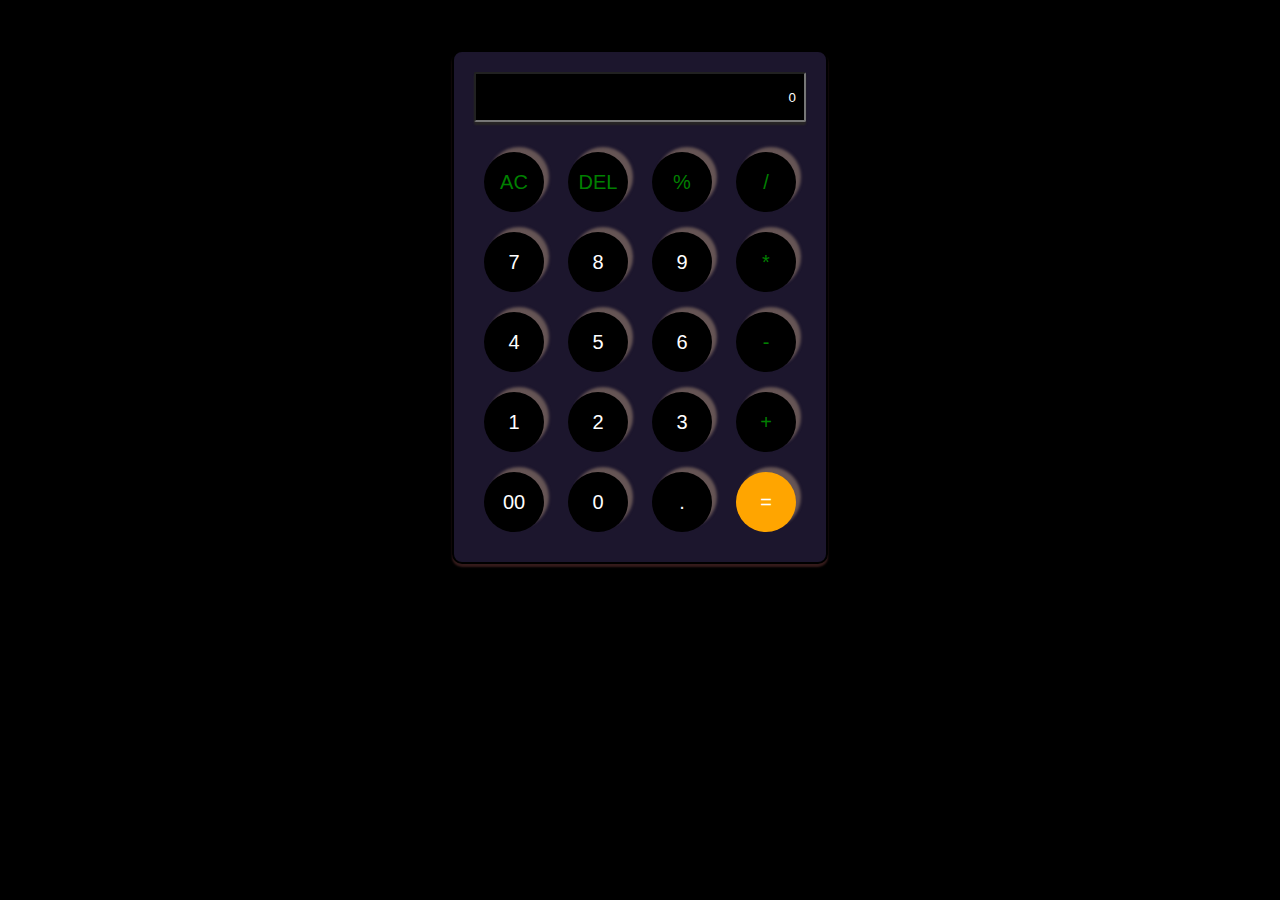
<file: Calculators/index.html>
<!DOCTYPE html>
<html lang="en">
<head>
    <meta charset="UTF-8">
    <meta http-equiv="X-UA-Compatible" content="IE=edge">
    <meta name="viewport" content="width=device-width, initial-scale=1.0">
    <link rel="stylesheet" href="indexc.css">
    <title>calculator</title>
</head>
<body>
    <div class="calculator">
        <input type="text" placeholder="0" id="inputBox">
        <div class="container">
            <button class="Opcol">AC</button>
            <button class="Opcol" >DEL</button>
            <button class="Opcol">%</button>
            <button class="Opcol">/</button>
        </div>
        <div class="container">
            <button>7</button>
            <button>8</button>
            <button>9</button>
            <button class="Opcol">*</button>
        </div>
        <div class="container">
            <button>4</button>
            <button>5</button>
            <button>6</button>
            <button class="Opcol">-</button>
        </div>
        <div class="container">
            <button>1</button>
            <button>2</button>
            <button>3</button>
            <button class="Opcol">+</button>
        </div>
        <div class="container">
            <button>00</button>
            <button>0</button>
            <button>.</button>
            <button class="opcol-1">=</button>
        </div>
</div> 
<script src="calscript.js"></script>   
</body>
</html>
</file>
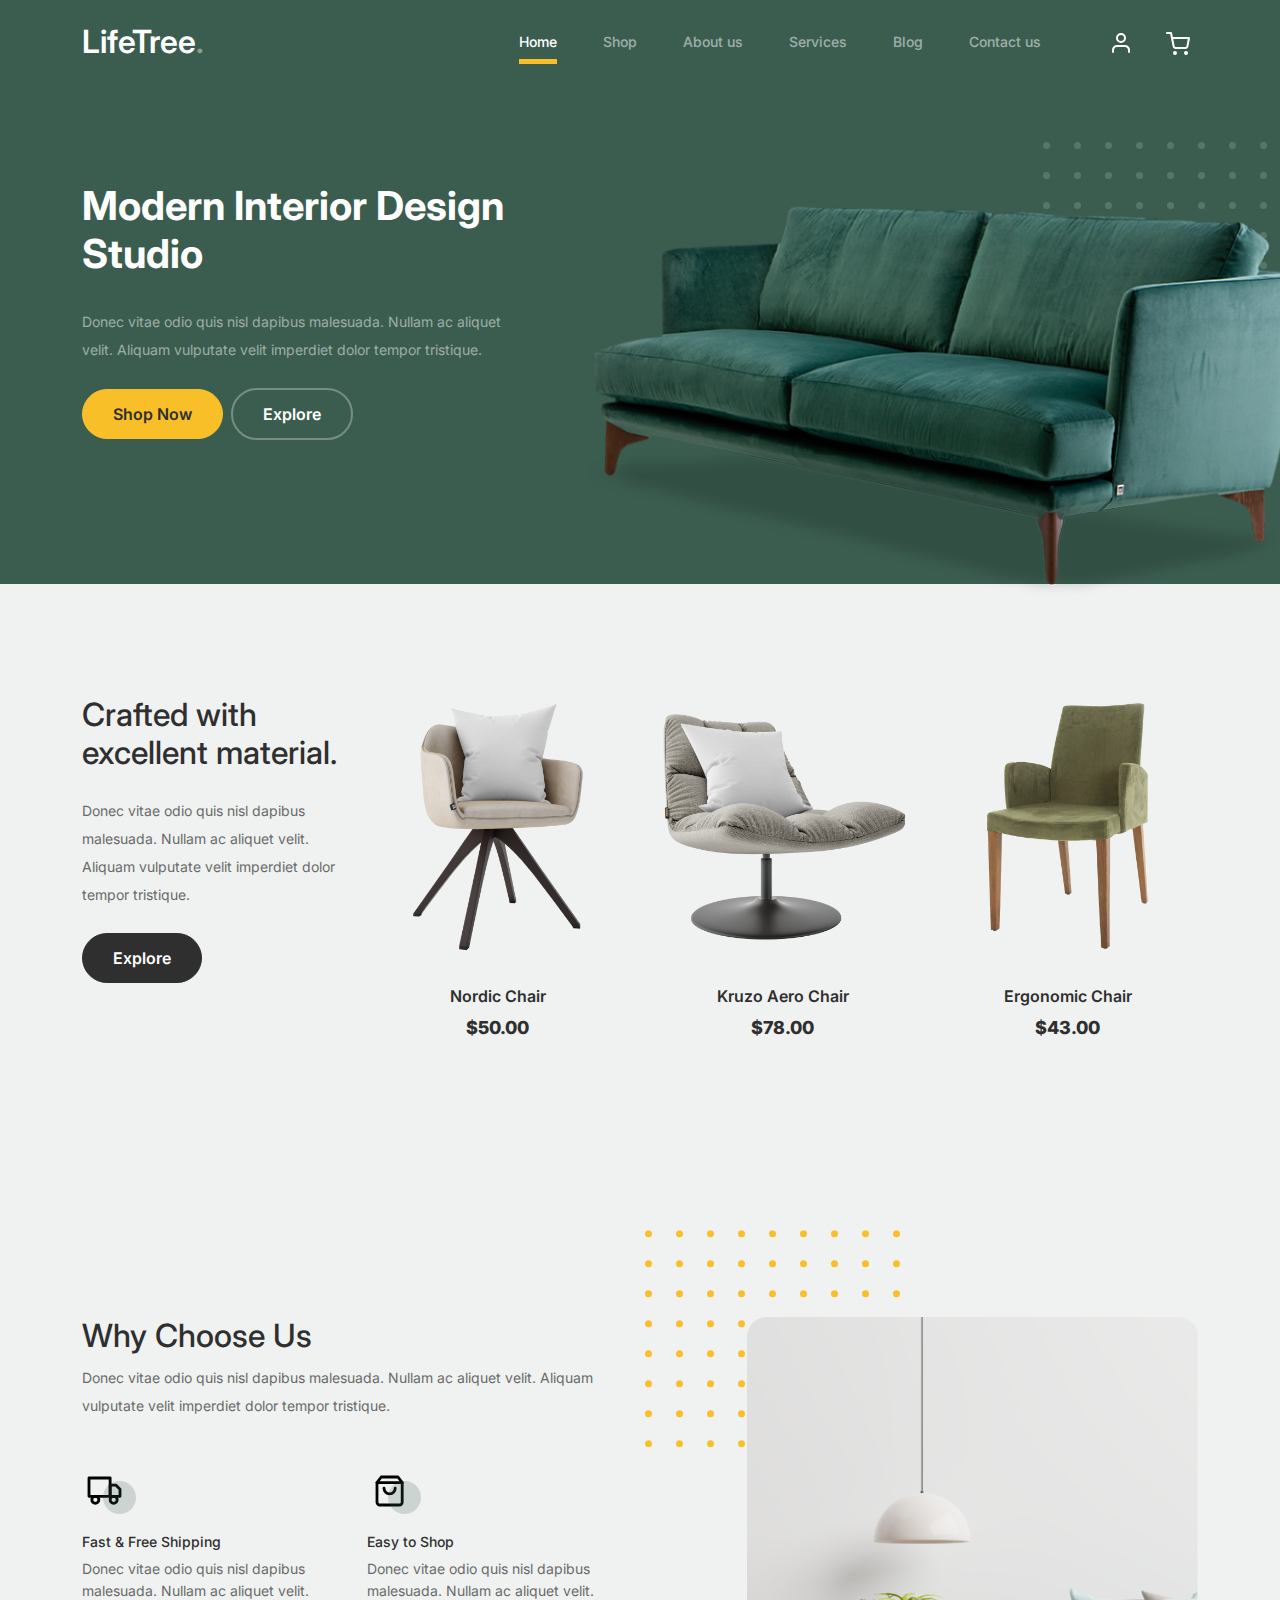
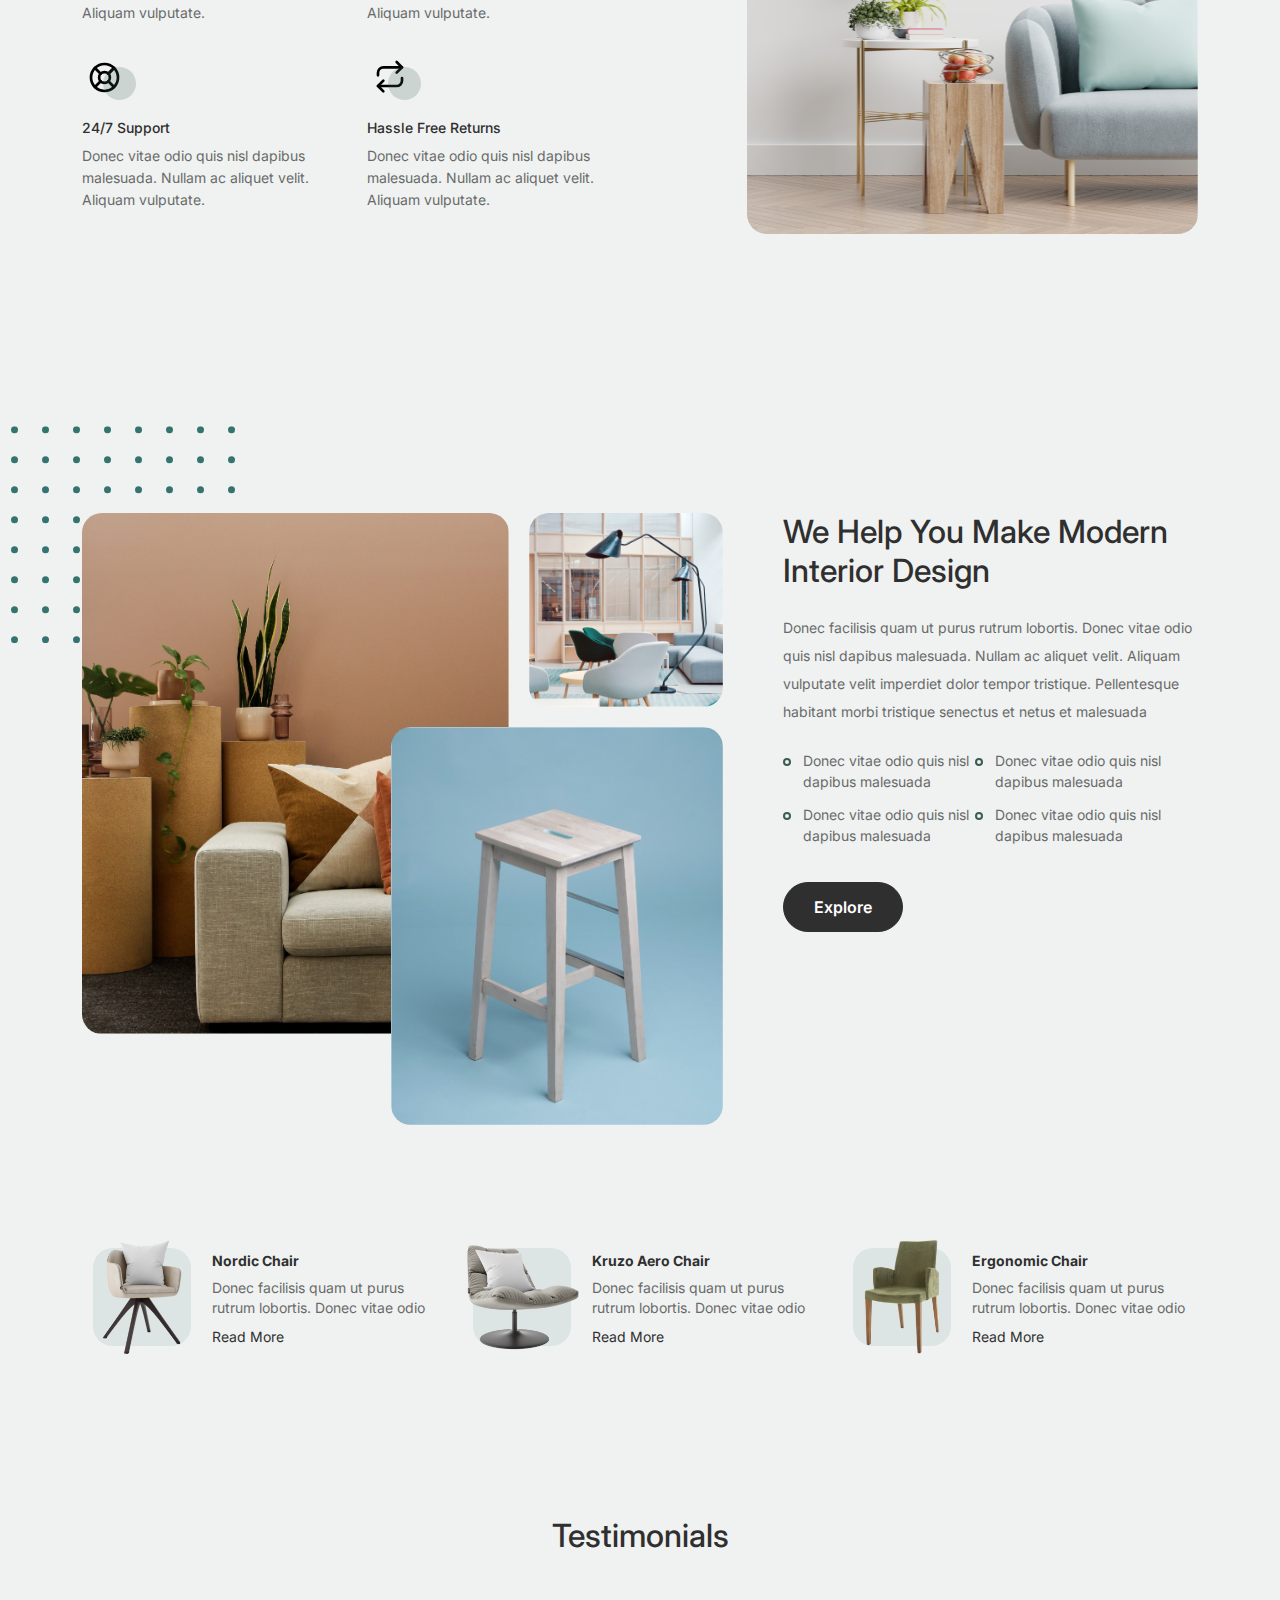
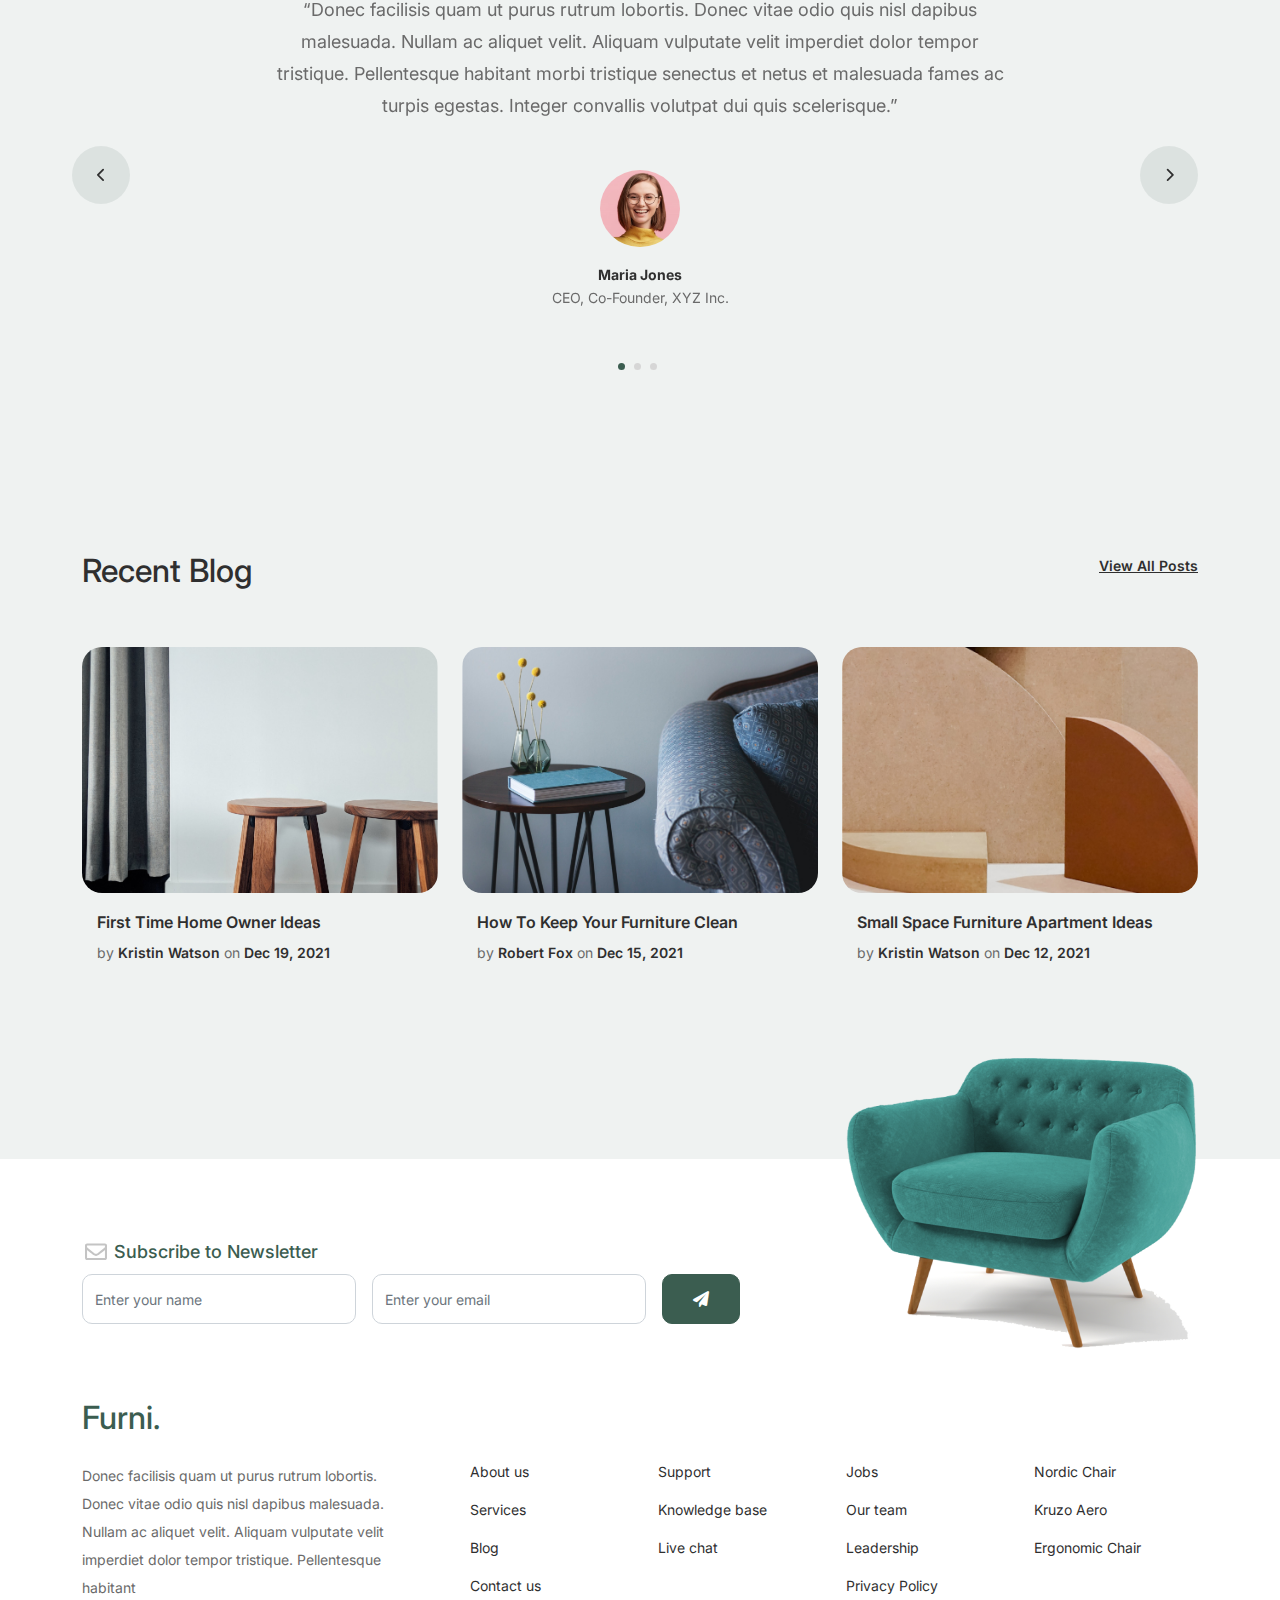
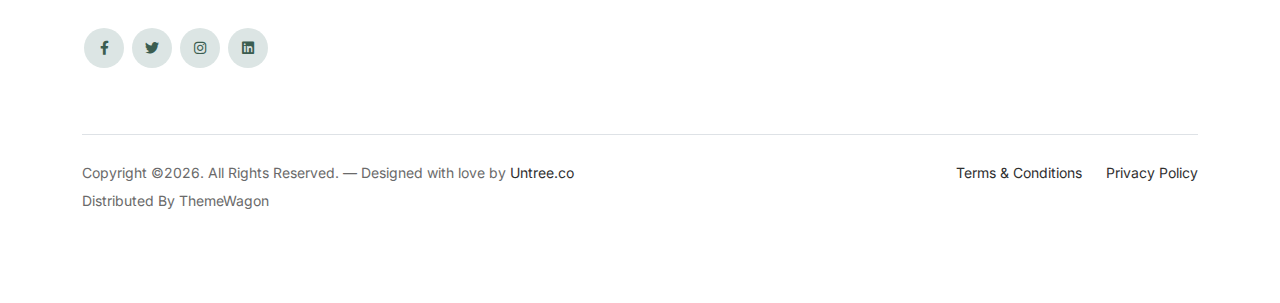
<file: Lifetree_ecommerce/furni-1.0.0/index.html>
<!doctype html>
<html lang="en">
<head>
  <meta charset="utf-8">
  <meta name="viewport" content="width=device-width, initial-scale=1, shrink-to-fit=no">
  <meta name="author" content="Untree.co">
  <link rel="shortcut icon" href="#">

  <meta name="description" content="" />
  <meta name="keywords" content="bootstrap, bootstrap4" />

		<!-- Bootstrap CSS -->
		<link href="css/bootstrap.min.css" rel="stylesheet">
		<link href="https://cdnjs.cloudflare.com/ajax/libs/font-awesome/6.0.0-beta3/css/all.min.css" rel="stylesheet">
		<link href="css/tiny-slider.css" rel="stylesheet">
		<link href="css/style.css" rel="stylesheet">
		<title>+LifeTree</title>
	</head>

	<body>

		<!-- Start Header/Navigation -->
		<nav class="custom-navbar navbar navbar navbar-expand-md navbar-dark bg-dark" arial-label="Furni navigation bar">

			<div class="container">
				<a class="navbar-brand" href="index.html">LifeTree<span>.</span></a>

				<button class="navbar-toggler" type="button" data-bs-toggle="collapse" data-bs-target="#navbarsFurni" aria-controls="navbarsFurni" aria-expanded="false" aria-label="Toggle navigation">
					<span class="navbar-toggler-icon"></span>
				</button>

				<div class="collapse navbar-collapse" id="navbarsFurni">
					<ul class="custom-navbar-nav navbar-nav ms-auto mb-2 mb-md-0">
						<li class="nav-item active">
							<a class="nav-link" href="index.html">Home</a>
						</li>
						<li><a class="nav-link" href="shop.html">Shop</a></li>
						<li><a class="nav-link" href="about.html">About us</a></li>
						<li><a class="nav-link" href="services.html">Services</a></li>
						<li><a class="nav-link" href="blog.html">Blog</a></li>
						<li><a class="nav-link" href="contact.html">Contact us</a></li>
					</ul>

					<ul class="custom-navbar-cta navbar-nav mb-2 mb-md-0 ms-5">
						<li><a class="nav-link" href="#"><img src="images/user.svg"></a></li>
						<li><a class="nav-link" href="cart.html"><img src="images/cart.svg"></a></li>
					</ul>
				</div>
			</div>
				
		</nav>
		<!-- End Header/Navigation -->

		<!-- Start Hero Section -->
			<div class="hero">
				<div class="container">
					<div class="row justify-content-between">
						<div class="col-lg-5">
							<div class="intro-excerpt">
								<h1>Modern Interior <span clsas="d-block">Design Studio</span></h1>
								<p class="mb-4">Donec vitae odio quis nisl dapibus malesuada. Nullam ac aliquet velit. Aliquam vulputate velit imperdiet dolor tempor tristique.</p>
								<p><a href="" class="btn btn-secondary me-2">Shop Now</a><a href="#" class="btn btn-white-outline">Explore</a></p>
							</div>
						</div>
						<div class="col-lg-7">
							<div class="hero-img-wrap">
								<img src="images/couch.png" class="img-fluid">
							</div>
						</div>
					</div>
				</div>
			</div>
		<!-- End Hero Section -->

		<!-- Start Product Section -->
		<div class="product-section">
			<div class="container">
				<div class="row">

					<!-- Start Column 1 -->
					<div class="col-md-12 col-lg-3 mb-5 mb-lg-0">
						<h2 class="mb-4 section-title">Crafted with excellent material.</h2>
						<p class="mb-4">Donec vitae odio quis nisl dapibus malesuada. Nullam ac aliquet velit. Aliquam vulputate velit imperdiet dolor tempor tristique. </p>
						<p><a href="shop.html" class="btn">Explore</a></p>
					</div> 
					<!-- End Column 1 -->

					<!-- Start Column 2 -->
					<div class="col-12 col-md-4 col-lg-3 mb-5 mb-md-0">
						<a class="product-item" href="cart.html">
							<img src="images/product-1.png" class="img-fluid product-thumbnail">
							<h3 class="product-title">Nordic Chair</h3>
							<strong class="product-price">$50.00</strong>

							<span class="icon-cross">
								<img src="images/cross.svg" class="img-fluid">
							</span>
						</a>
					</div> 
					<!-- End Column 2 -->

					<!-- Start Column 3 -->
					<div class="col-12 col-md-4 col-lg-3 mb-5 mb-md-0">
						<a class="product-item" href="cart.html">
							<img src="images/product-2.png" class="img-fluid product-thumbnail">
							<h3 class="product-title">Kruzo Aero Chair</h3>
							<strong class="product-price">$78.00</strong>

							<span class="icon-cross">
								<img src="images/cross.svg" class="img-fluid">
							</span>
						</a>
					</div>
					<!-- End Column 3 -->

					<!-- Start Column 4 -->
					<div class="col-12 col-md-4 col-lg-3 mb-5 mb-md-0">
						<a class="product-item" href="cart.html">
							<img src="images/product-3.png" class="img-fluid product-thumbnail">
							<h3 class="product-title">Ergonomic Chair</h3>
							<strong class="product-price">$43.00</strong>

							<span class="icon-cross">
								<img src="images/cross.svg" class="img-fluid">
							</span>
						</a>
					</div>
					<!-- End Column 4 -->

				</div>
			</div>
		</div>
		<!-- End Product Section -->

		<!-- Start Why Choose Us Section -->
		<div class="why-choose-section">
			<div class="container">
				<div class="row justify-content-between">
					<div class="col-lg-6">
						<h2 class="section-title">Why Choose Us</h2>
						<p>Donec vitae odio quis nisl dapibus malesuada. Nullam ac aliquet velit. Aliquam vulputate velit imperdiet dolor tempor tristique.</p>

						<div class="row my-5">
							<div class="col-6 col-md-6">
								<div class="feature">
									<div class="icon">
										<img src="images/truck.svg" alt="Image" class="imf-fluid">
									</div>
									<h3>Fast &amp; Free Shipping</h3>
									<p>Donec vitae odio quis nisl dapibus malesuada. Nullam ac aliquet velit. Aliquam vulputate.</p>
								</div>
							</div>

							<div class="col-6 col-md-6">
								<div class="feature">
									<div class="icon">
										<img src="images/bag.svg" alt="Image" class="imf-fluid">
									</div>
									<h3>Easy to Shop</h3>
									<p>Donec vitae odio quis nisl dapibus malesuada. Nullam ac aliquet velit. Aliquam vulputate.</p>
								</div>
							</div>

							<div class="col-6 col-md-6">
								<div class="feature">
									<div class="icon">
										<img src="images/support.svg" alt="Image" class="imf-fluid">
									</div>
									<h3>24/7 Support</h3>
									<p>Donec vitae odio quis nisl dapibus malesuada. Nullam ac aliquet velit. Aliquam vulputate.</p>
								</div>
							</div>

							<div class="col-6 col-md-6">
								<div class="feature">
									<div class="icon">
										<img src="images/return.svg" alt="Image" class="imf-fluid">
									</div>
									<h3>Hassle Free Returns</h3>
									<p>Donec vitae odio quis nisl dapibus malesuada. Nullam ac aliquet velit. Aliquam vulputate.</p>
								</div>
							</div>

						</div>
					</div>

					<div class="col-lg-5">
						<div class="img-wrap">
							<img src="images/why-choose-us-img.jpg" alt="Image" class="img-fluid">
						</div>
					</div>

				</div>
			</div>
		</div>
		<!-- End Why Choose Us Section -->

		<!-- Start We Help Section -->
		<div class="we-help-section">
			<div class="container">
				<div class="row justify-content-between">
					<div class="col-lg-7 mb-5 mb-lg-0">
						<div class="imgs-grid">
							<div class="grid grid-1"><img src="images/img-grid-1.jpg" alt="Untree.co"></div>
							<div class="grid grid-2"><img src="images/img-grid-2.jpg" alt="Untree.co"></div>
							<div class="grid grid-3"><img src="images/img-grid-3.jpg" alt="Untree.co"></div>
						</div>
					</div>
					<div class="col-lg-5 ps-lg-5">
						<h2 class="section-title mb-4">We Help You Make Modern Interior Design</h2>
						<p>Donec facilisis quam ut purus rutrum lobortis. Donec vitae odio quis nisl dapibus malesuada. Nullam ac aliquet velit. Aliquam vulputate velit imperdiet dolor tempor tristique. Pellentesque habitant morbi tristique senectus et netus et malesuada</p>

						<ul class="list-unstyled custom-list my-4">
							<li>Donec vitae odio quis nisl dapibus malesuada</li>
							<li>Donec vitae odio quis nisl dapibus malesuada</li>
							<li>Donec vitae odio quis nisl dapibus malesuada</li>
							<li>Donec vitae odio quis nisl dapibus malesuada</li>
						</ul>
						<p><a herf="#" class="btn">Explore</a></p>
					</div>
				</div>
			</div>
		</div>
		<!-- End We Help Section -->

		<!-- Start Popular Product -->
		<div class="popular-product">
			<div class="container">
				<div class="row">

					<div class="col-12 col-md-6 col-lg-4 mb-4 mb-lg-0">
						<div class="product-item-sm d-flex">
							<div class="thumbnail">
								<img src="images/product-1.png" alt="Image" class="img-fluid">
							</div>
							<div class="pt-3">
								<h3>Nordic Chair</h3>
								<p>Donec facilisis quam ut purus rutrum lobortis. Donec vitae odio </p>
								<p><a href="#">Read More</a></p>
							</div>
						</div>
					</div>

					<div class="col-12 col-md-6 col-lg-4 mb-4 mb-lg-0">
						<div class="product-item-sm d-flex">
							<div class="thumbnail">
								<img src="images/product-2.png" alt="Image" class="img-fluid">
							</div>
							<div class="pt-3">
								<h3>Kruzo Aero Chair</h3>
								<p>Donec facilisis quam ut purus rutrum lobortis. Donec vitae odio </p>
								<p><a href="#">Read More</a></p>
							</div>
						</div>
					</div>

					<div class="col-12 col-md-6 col-lg-4 mb-4 mb-lg-0">
						<div class="product-item-sm d-flex">
							<div class="thumbnail">
								<img src="images/product-3.png" alt="Image" class="img-fluid">
							</div>
							<div class="pt-3">
								<h3>Ergonomic Chair</h3>
								<p>Donec facilisis quam ut purus rutrum lobortis. Donec vitae odio </p>
								<p><a href="#">Read More</a></p>
							</div>
						</div>
					</div>

				</div>
			</div>
		</div>
		<!-- End Popular Product -->

		<!-- Start Testimonial Slider -->
		<div class="testimonial-section">
			<div class="container">
				<div class="row">
					<div class="col-lg-7 mx-auto text-center">
						<h2 class="section-title">Testimonials</h2>
					</div>
				</div>

				<div class="row justify-content-center">
					<div class="col-lg-12">
						<div class="testimonial-slider-wrap text-center">

							<div id="testimonial-nav">
								<span class="prev" data-controls="prev"><span class="fa fa-chevron-left"></span></span>
								<span class="next" data-controls="next"><span class="fa fa-chevron-right"></span></span>
							</div>

							<div class="testimonial-slider">
								
								<div class="item">
									<div class="row justify-content-center">
										<div class="col-lg-8 mx-auto">

											<div class="testimonial-block text-center">
												<blockquote class="mb-5">
													<p>&ldquo;Donec facilisis quam ut purus rutrum lobortis. Donec vitae odio quis nisl dapibus malesuada. Nullam ac aliquet velit. Aliquam vulputate velit imperdiet dolor tempor tristique. Pellentesque habitant morbi tristique senectus et netus et malesuada fames ac turpis egestas. Integer convallis volutpat dui quis scelerisque.&rdquo;</p>
												</blockquote>

												<div class="author-info">
													<div class="author-pic">
														<img src="images/person-1.png" alt="Maria Jones" class="img-fluid">
													</div>
													<h3 class="font-weight-bold">Maria Jones</h3>
													<span class="position d-block mb-3">CEO, Co-Founder, XYZ Inc.</span>
												</div>
											</div>

										</div>
									</div>
								</div> 
								<!-- END item -->

								<div class="item">
									<div class="row justify-content-center">
										<div class="col-lg-8 mx-auto">

											<div class="testimonial-block text-center">
												<blockquote class="mb-5">
													<p>&ldquo;Donec facilisis quam ut purus rutrum lobortis. Donec vitae odio quis nisl dapibus malesuada. Nullam ac aliquet velit. Aliquam vulputate velit imperdiet dolor tempor tristique. Pellentesque habitant morbi tristique senectus et netus et malesuada fames ac turpis egestas. Integer convallis volutpat dui quis scelerisque.&rdquo;</p>
												</blockquote>

												<div class="author-info">
													<div class="author-pic">
														<img src="images/person-1.png" alt="Maria Jones" class="img-fluid">
													</div>
													<h3 class="font-weight-bold">Maria Jones</h3>
													<span class="position d-block mb-3">CEO, Co-Founder, XYZ Inc.</span>
												</div>
											</div>

										</div>
									</div>
								</div> 
								<!-- END item -->

								<div class="item">
									<div class="row justify-content-center">
										<div class="col-lg-8 mx-auto">

											<div class="testimonial-block text-center">
												<blockquote class="mb-5">
													<p>&ldquo;Donec facilisis quam ut purus rutrum lobortis. Donec vitae odio quis nisl dapibus malesuada. Nullam ac aliquet velit. Aliquam vulputate velit imperdiet dolor tempor tristique. Pellentesque habitant morbi tristique senectus et netus et malesuada fames ac turpis egestas. Integer convallis volutpat dui quis scelerisque.&rdquo;</p>
												</blockquote>

												<div class="author-info">
													<div class="author-pic">
														<img src="images/person-1.png" alt="Maria Jones" class="img-fluid">
													</div>
													<h3 class="font-weight-bold">Maria Jones</h3>
													<span class="position d-block mb-3">CEO, Co-Founder, XYZ Inc.</span>
												</div>
											</div>

										</div>
									</div>
								</div> 
								<!-- END item -->

							</div>

						</div>
					</div>
				</div>
			</div>
		</div>
		<!-- End Testimonial Slider -->

		<!-- Start Blog Section -->
		<div class="blog-section">
			<div class="container">
				<div class="row mb-5">
					<div class="col-md-6">
						<h2 class="section-title">Recent Blog</h2>
					</div>
					<div class="col-md-6 text-start text-md-end">
						<a href="#" class="more">View All Posts</a>
					</div>
				</div>

				<div class="row">

					<div class="col-12 col-sm-6 col-md-4 mb-4 mb-md-0">
						<div class="post-entry">
							<a href="#" class="post-thumbnail"><img src="images/post-1.jpg" alt="Image" class="img-fluid"></a>
							<div class="post-content-entry">
								<h3><a href="#">First Time Home Owner Ideas</a></h3>
								<div class="meta">
									<span>by <a href="#">Kristin Watson</a></span> <span>on <a href="#">Dec 19, 2021</a></span>
								</div>
							</div>
						</div>
					</div>

					<div class="col-12 col-sm-6 col-md-4 mb-4 mb-md-0">
						<div class="post-entry">
							<a href="#" class="post-thumbnail"><img src="images/post-2.jpg" alt="Image" class="img-fluid"></a>
							<div class="post-content-entry">
								<h3><a href="#">How To Keep Your Furniture Clean</a></h3>
								<div class="meta">
									<span>by <a href="#">Robert Fox</a></span> <span>on <a href="#">Dec 15, 2021</a></span>
								</div>
							</div>
						</div>
					</div>

					<div class="col-12 col-sm-6 col-md-4 mb-4 mb-md-0">
						<div class="post-entry">
							<a href="#" class="post-thumbnail"><img src="images/post-3.jpg" alt="Image" class="img-fluid"></a>
							<div class="post-content-entry">
								<h3><a href="#">Small Space Furniture Apartment Ideas</a></h3>
								<div class="meta">
									<span>by <a href="#">Kristin Watson</a></span> <span>on <a href="#">Dec 12, 2021</a></span>
								</div>
							</div>
						</div>
					</div>

				</div>
			</div>
		</div>
		<!-- End Blog Section -->	

		<!-- Start Footer Section -->
		<footer class="footer-section">
			<div class="container relative">

				<div class="sofa-img">
					<img src="images/sofa.png" alt="Image" class="img-fluid">
				</div>

				<div class="row">
					<div class="col-lg-8">
						<div class="subscription-form">
							<h3 class="d-flex align-items-center"><span class="me-1"><img src="images/envelope-outline.svg" alt="Image" class="img-fluid"></span><span>Subscribe to Newsletter</span></h3>

							<form action="#" class="row g-3">
								<div class="col-auto">
									<input type="text" class="form-control" placeholder="Enter your name">
								</div>
								<div class="col-auto">
									<input type="email" class="form-control" placeholder="Enter your email">
								</div>
								<div class="col-auto">
									<button class="btn btn-primary">
										<span class="fa fa-paper-plane"></span>
									</button>
								</div>
							</form>

						</div>
					</div>
				</div>

				<div class="row g-5 mb-5">
					<div class="col-lg-4">
						<div class="mb-4 footer-logo-wrap"><a href="#" class="footer-logo">Furni<span>.</span></a></div>
						<p class="mb-4">Donec facilisis quam ut purus rutrum lobortis. Donec vitae odio quis nisl dapibus malesuada. Nullam ac aliquet velit. Aliquam vulputate velit imperdiet dolor tempor tristique. Pellentesque habitant</p>

						<ul class="list-unstyled custom-social">
							<li><a href="#"><span class="fa fa-brands fa-facebook-f"></span></a></li>
							<li><a href="#"><span class="fa fa-brands fa-twitter"></span></a></li>
							<li><a href="#"><span class="fa fa-brands fa-instagram"></span></a></li>
							<li><a href="#"><span class="fa fa-brands fa-linkedin"></span></a></li>
						</ul>
					</div>

					<div class="col-lg-8">
						<div class="row links-wrap">
							<div class="col-6 col-sm-6 col-md-3">
								<ul class="list-unstyled">
									<li><a href="#">About us</a></li>
									<li><a href="#">Services</a></li>
									<li><a href="#">Blog</a></li>
									<li><a href="#">Contact us</a></li>
								</ul>
							</div>

							<div class="col-6 col-sm-6 col-md-3">
								<ul class="list-unstyled">
									<li><a href="#">Support</a></li>
									<li><a href="#">Knowledge base</a></li>
									<li><a href="#">Live chat</a></li>
								</ul>
							</div>

							<div class="col-6 col-sm-6 col-md-3">
								<ul class="list-unstyled">
									<li><a href="#">Jobs</a></li>
									<li><a href="#">Our team</a></li>
									<li><a href="#">Leadership</a></li>
									<li><a href="#">Privacy Policy</a></li>
								</ul>
							</div>

							<div class="col-6 col-sm-6 col-md-3">
								<ul class="list-unstyled">
									<li><a href="#">Nordic Chair</a></li>
									<li><a href="#">Kruzo Aero</a></li>
									<li><a href="#">Ergonomic Chair</a></li>
								</ul>
							</div>
						</div>
					</div>

				</div>

				<div class="border-top copyright">
					<div class="row pt-4">
						<div class="col-lg-6">
							<p class="mb-2 text-center text-lg-start">Copyright &copy;<script>document.write(new Date().getFullYear());</script>. All Rights Reserved. &mdash; Designed with love by <a href="https://untree.co">Untree.co</a> Distributed By <a hreff="https://themewagon.com">ThemeWagon</a>  <!-- License information: https://untree.co/license/ -->
            </p>
						</div>

						<div class="col-lg-6 text-center text-lg-end">
							<ul class="list-unstyled d-inline-flex ms-auto">
								<li class="me-4"><a href="#">Terms &amp; Conditions</a></li>
								<li><a href="#">Privacy Policy</a></li>
							</ul>
						</div>

					</div>
				</div>

			</div>
		</footer>
		<!-- End Footer Section -->	


		<script src="js/bootstrap.bundle.min.js"></script>
		<script src="js/tiny-slider.js"></script>
		<script src="js/custom.js"></script>
	</body>

</html>
</file>
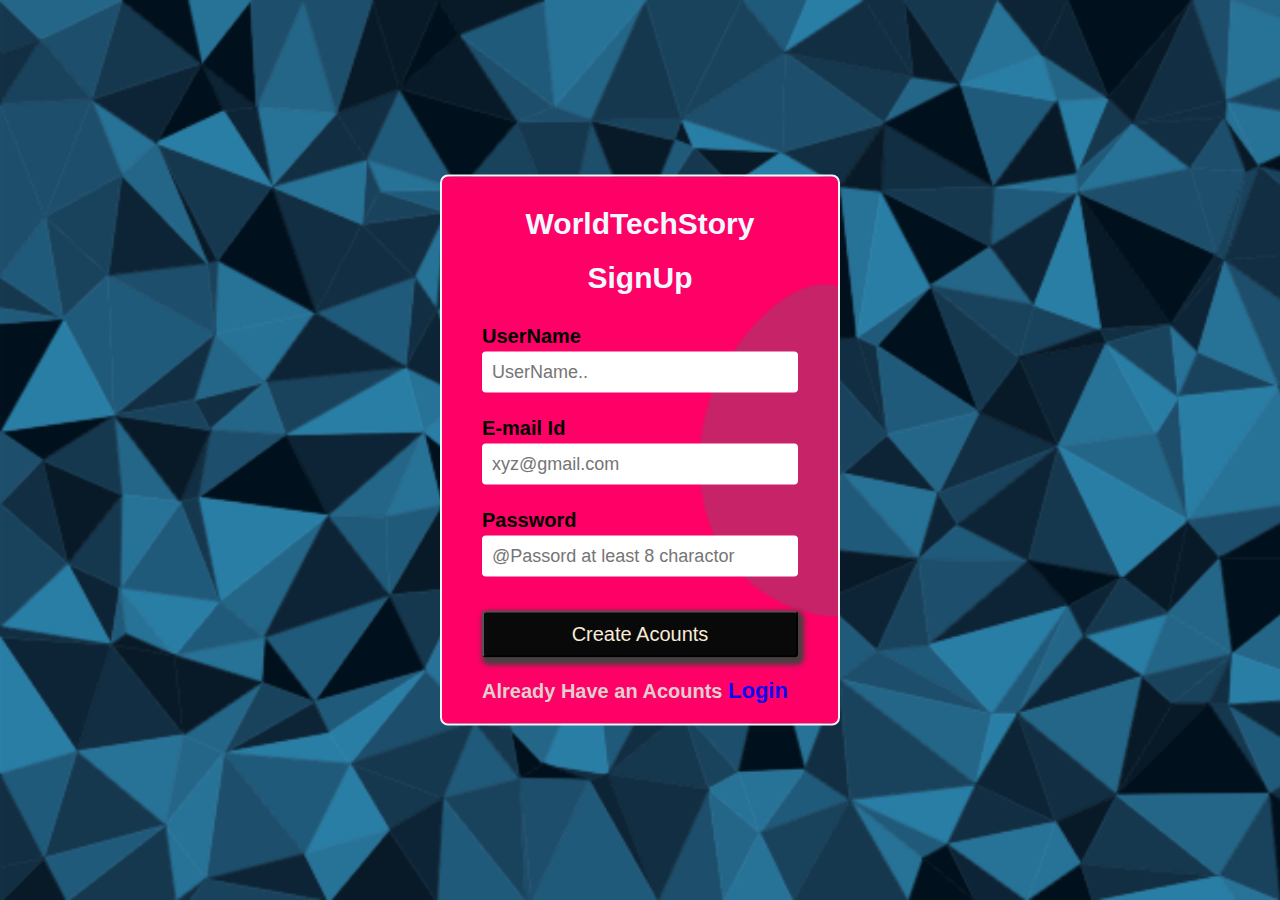
<file: ValidaitionForm/SignUp.html>
<!DOCTYPE html>
<html lang="en">
<head>
    <meta charset="UTF-8">
    <meta http-equiv="X-UA-Compatible" content="IE=edge">
    <meta name="viewport" content="width=device-width, initial-scale=1.0">
    
    <title>SignUp</title>
    <link rel="stylesheet" href="style.css">
    <script src="scripts.js"></script>
</head>
<body>
    <div class="container">
   <div class="box">
    <header class="SignUp-header">
        <h1>WorldTechStory</h1>
        <h1>SignUp</h1>
    </header>
    <main class="signup-body">
<form action="action_page.php">
<div class="sub-container">
<label for="UserName">UserName</label>
<input type="text" placeholder="UserName.." required id="name" size="50">
</div>
<div class="sub-container">
<label for="emailId">E-mail Id</label>
<input type="email" placeholder="xyz@gmail.com" id="email" required >
</div>
<div class="sub-container" >
<label for="password">Password</label>
<input type="password" placeholder="@Passord at least 8 charactor"required id="password" min="8" max="12" >
</div>
<div class="sub-container" >
<button type="submit" class="submitbtn">Create Acounts</button>
</div>
        </form>
    </main>
    <footer>
        <p>Already Have an Acounts <a href="#">Login</a></p>
    </footer>
   </div>

    </div>
</body>
</html>
</file>
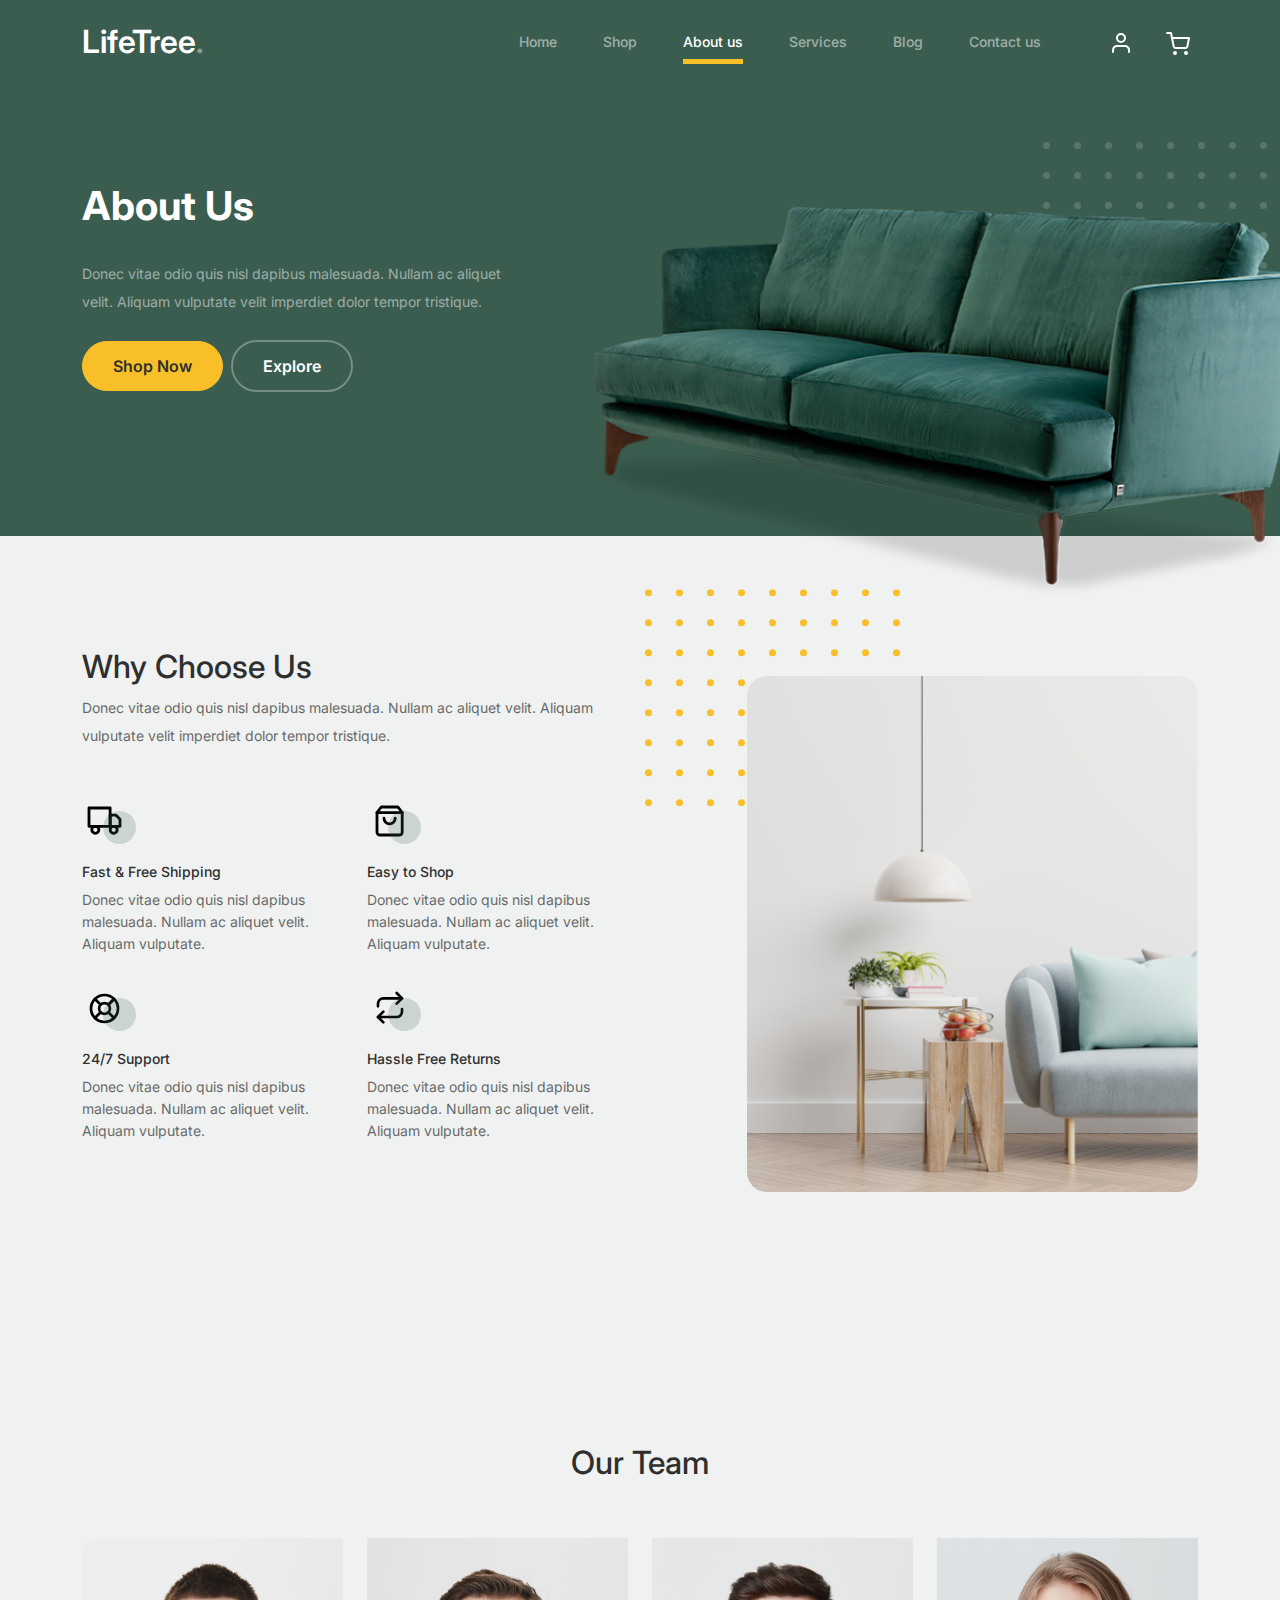
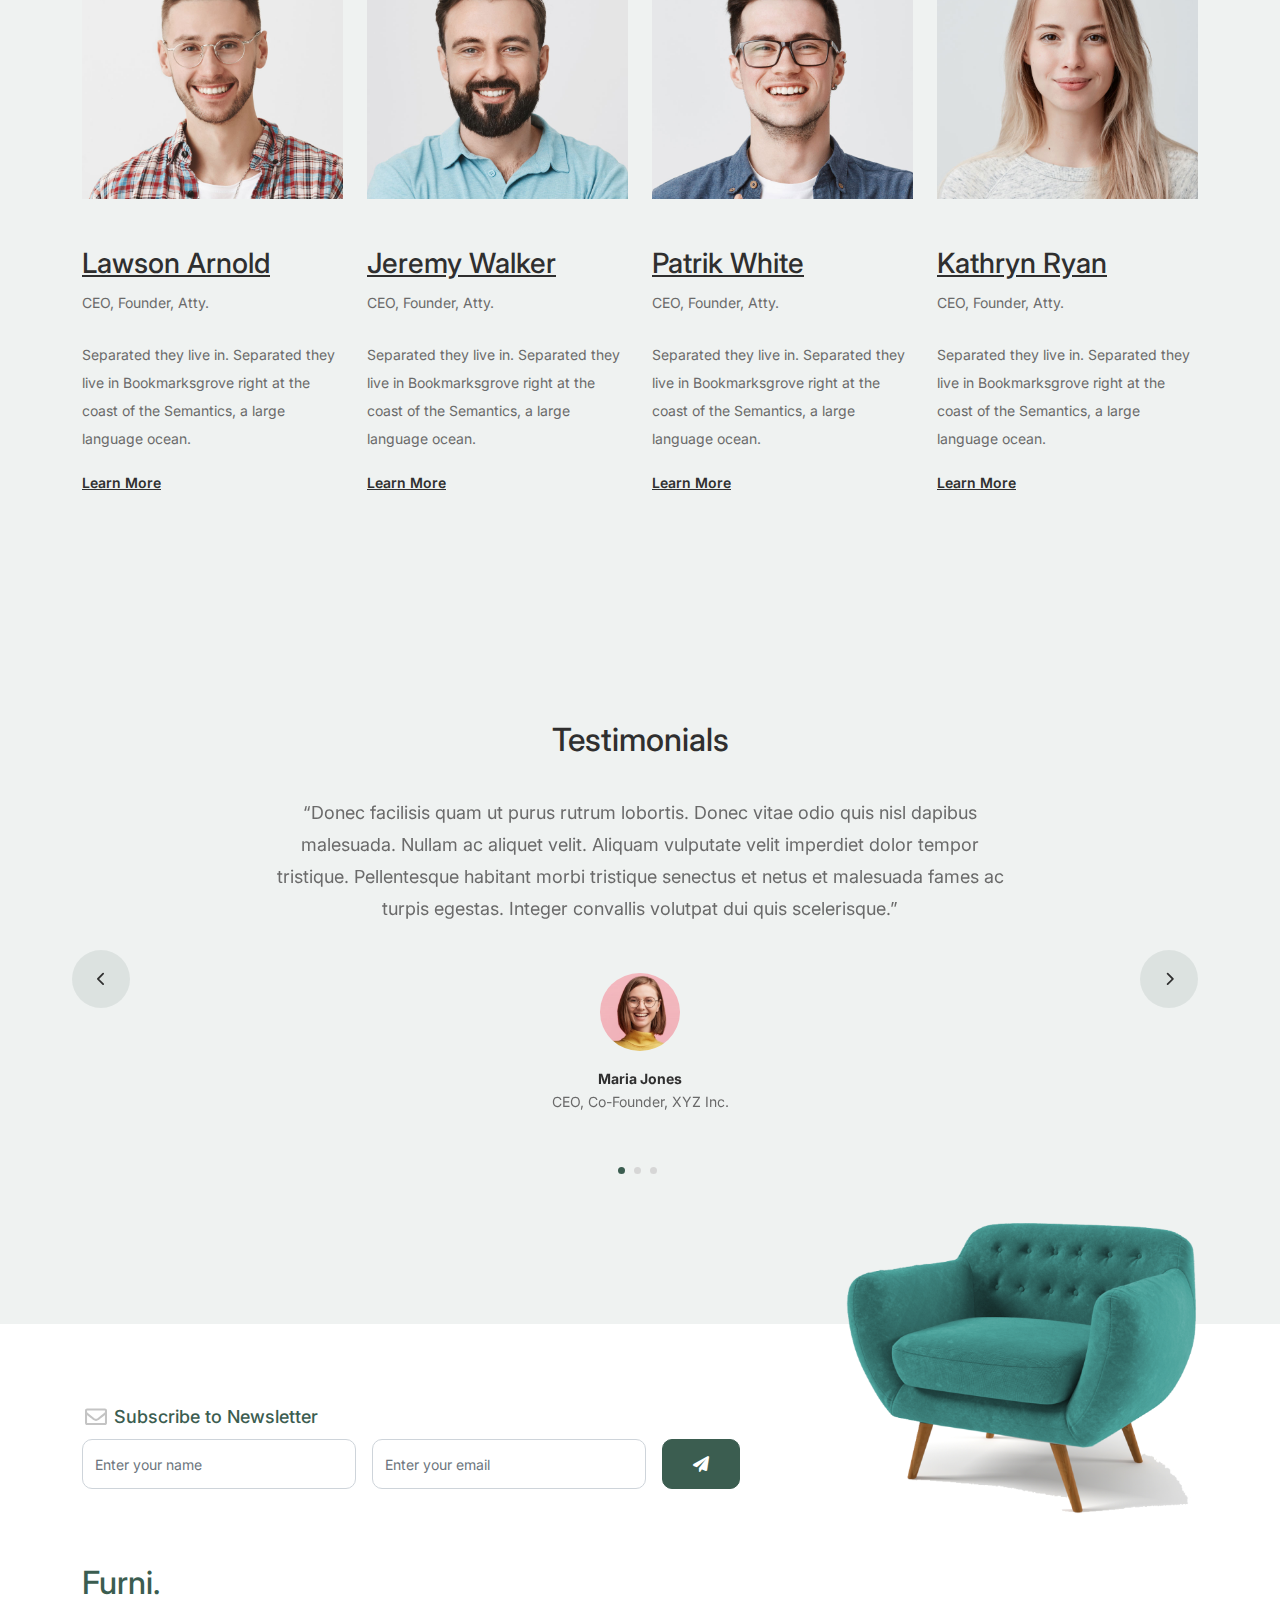
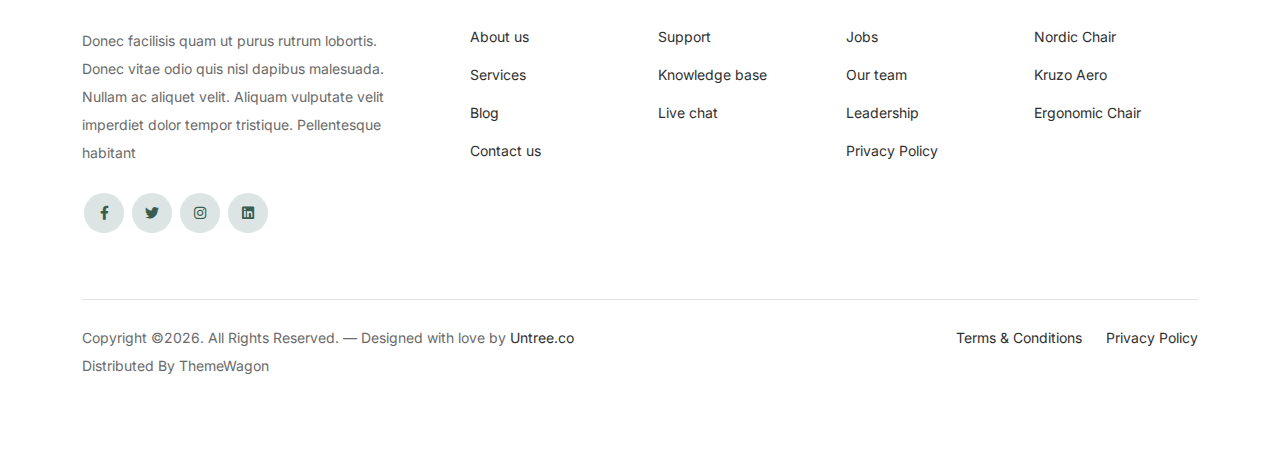
<file: Lifetree_ecommerce/furni-1.0.0/about.html>
<!doctype html>
<html lang="en">
<head>
  <meta charset="utf-8">
  <meta name="viewport" content="width=device-width, initial-scale=1, shrink-to-fit=no">
  <meta name="author" content="Untree.co">
  <link rel="shortcut icon" href="favicon.png">

  <meta name="description" content="" />
  <meta name="keywords" content="bootstrap, bootstrap4" />

		<!-- Bootstrap CSS -->
		<link href="css/bootstrap.min.css" rel="stylesheet">
		<link href="https://cdnjs.cloudflare.com/ajax/libs/font-awesome/6.0.0-beta3/css/all.min.css" rel="stylesheet">
		<link href="css/tiny-slider.css" rel="stylesheet">
		<link href="css/style.css" rel="stylesheet">
		<title>LifeTree_About</title>
	</head>

	<body>

		<!-- Start Header/Navigation -->
		<nav class="custom-navbar navbar navbar navbar-expand-md navbar-dark bg-dark" arial-label="Furni navigation bar">

			<div class="container">
				<a class="navbar-brand" href="index.html">LifeTree<span>.</span></a>

				<button class="navbar-toggler" type="button" data-bs-toggle="collapse" data-bs-target="#navbarsFurni" aria-controls="navbarsFurni" aria-expanded="false" aria-label="Toggle navigation">
					<span class="navbar-toggler-icon"></span>
				</button>

				<div class="collapse navbar-collapse" id="navbarsFurni">
					<ul class="custom-navbar-nav navbar-nav ms-auto mb-2 mb-md-0">
						<li class="nav-item ">
							<a class="nav-link" href="index.html">Home</a>
						</li>
						<li><a class="nav-link" href="shop.html">Shop</a></li>
						<li class="active"><a class="nav-link" href="about.html">About us</a></li>
						<li><a class="nav-link" href="services.html">Services</a></li>
						<li><a class="nav-link" href="blog.html">Blog</a></li>
						<li><a class="nav-link" href="contact.html">Contact us</a></li>
					</ul>

					<ul class="custom-navbar-cta navbar-nav mb-2 mb-md-0 ms-5">
						<li><a class="nav-link" href="#"><img src="images/user.svg"></a></li>
						<li><a class="nav-link" href="cart.html"><img src="images/cart.svg"></a></li>
					</ul>
				</div>
			</div>
				
		</nav>
		<!-- End Header/Navigation -->

		<!-- Start Hero Section -->
			<div class="hero">
				<div class="container">
					<div class="row justify-content-between">
						<div class="col-lg-5">
							<div class="intro-excerpt">
								<h1>About Us</h1>
								<p class="mb-4">Donec vitae odio quis nisl dapibus malesuada. Nullam ac aliquet velit. Aliquam vulputate velit imperdiet dolor tempor tristique.</p>
								<p><a href="" class="btn btn-secondary me-2">Shop Now</a><a href="#" class="btn btn-white-outline">Explore</a></p>
							</div>
						</div>
						<div class="col-lg-7">
							<div class="hero-img-wrap">
								<img src="images/couch.png" class="img-fluid">
							</div>
						</div>
					</div>
				</div>
			</div>
		<!-- End Hero Section -->

		

		<!-- Start Why Choose Us Section -->
		<div class="why-choose-section">
			<div class="container">
				<div class="row justify-content-between align-items-center">
					<div class="col-lg-6">
						<h2 class="section-title">Why Choose Us</h2>
						<p>Donec vitae odio quis nisl dapibus malesuada. Nullam ac aliquet velit. Aliquam vulputate velit imperdiet dolor tempor tristique.</p>

						<div class="row my-5">
							<div class="col-6 col-md-6">
								<div class="feature">
									<div class="icon">
										<img src="images/truck.svg" alt="Image" class="imf-fluid">
									</div>
									<h3>Fast &amp; Free Shipping</h3>
									<p>Donec vitae odio quis nisl dapibus malesuada. Nullam ac aliquet velit. Aliquam vulputate.</p>
								</div>
							</div>

							<div class="col-6 col-md-6">
								<div class="feature">
									<div class="icon">
										<img src="images/bag.svg" alt="Image" class="imf-fluid">
									</div>
									<h3>Easy to Shop</h3>
									<p>Donec vitae odio quis nisl dapibus malesuada. Nullam ac aliquet velit. Aliquam vulputate.</p>
								</div>
							</div>

							<div class="col-6 col-md-6">
								<div class="feature">
									<div class="icon">
										<img src="images/support.svg" alt="Image" class="imf-fluid">
									</div>
									<h3>24/7 Support</h3>
									<p>Donec vitae odio quis nisl dapibus malesuada. Nullam ac aliquet velit. Aliquam vulputate.</p>
								</div>
							</div>

							<div class="col-6 col-md-6">
								<div class="feature">
									<div class="icon">
										<img src="images/return.svg" alt="Image" class="imf-fluid">
									</div>
									<h3>Hassle Free Returns</h3>
									<p>Donec vitae odio quis nisl dapibus malesuada. Nullam ac aliquet velit. Aliquam vulputate.</p>
								</div>
							</div>

						</div>
					</div>

					<div class="col-lg-5">
						<div class="img-wrap">
							<img src="images/why-choose-us-img.jpg" alt="Image" class="img-fluid">
						</div>
					</div>

				</div>
			</div>
		</div>
		<!-- End Why Choose Us Section -->

		<!-- Start Team Section -->
		<div class="untree_co-section">
			<div class="container">

				<div class="row mb-5">
					<div class="col-lg-5 mx-auto text-center">
						<h2 class="section-title">Our Team</h2>
					</div>
				</div>

				<div class="row">

					<!-- Start Column 1 -->
					<div class="col-12 col-md-6 col-lg-3 mb-5 mb-md-0">
						<img src="images/person_1.jpg" class="img-fluid mb-5">
						<h3 clas><a href="#"><span class="">Lawson</span> Arnold</a></h3>
            <span class="d-block position mb-4">CEO, Founder, Atty.</span>
            <p>Separated they live in.
            Separated they live in Bookmarksgrove right at the coast of the Semantics, a large language ocean.</p>
            <p class="mb-0"><a href="#" class="more dark">Learn More <span class="icon-arrow_forward"></span></a></p>
					</div> 
					<!-- End Column 1 -->

					<!-- Start Column 2 -->
					<div class="col-12 col-md-6 col-lg-3 mb-5 mb-md-0">
						<img src="images/person_2.jpg" class="img-fluid mb-5">

						<h3 clas><a href="#"><span class="">Jeremy</span> Walker</a></h3>
            <span class="d-block position mb-4">CEO, Founder, Atty.</span>
            <p>Separated they live in.
            Separated they live in Bookmarksgrove right at the coast of the Semantics, a large language ocean.</p>
            <p class="mb-0"><a href="#" class="more dark">Learn More <span class="icon-arrow_forward"></span></a></p>

					</div> 
					<!-- End Column 2 -->

					<!-- Start Column 3 -->
					<div class="col-12 col-md-6 col-lg-3 mb-5 mb-md-0">
						<img src="images/person_3.jpg" class="img-fluid mb-5">
						<h3 clas><a href="#"><span class="">Patrik</span> White</a></h3>
            <span class="d-block position mb-4">CEO, Founder, Atty.</span>
            <p>Separated they live in.
            Separated they live in Bookmarksgrove right at the coast of the Semantics, a large language ocean.</p>
            <p class="mb-0"><a href="#" class="more dark">Learn More <span class="icon-arrow_forward"></span></a></p>
					</div> 
					<!-- End Column 3 -->

					<!-- Start Column 4 -->
					<div class="col-12 col-md-6 col-lg-3 mb-5 mb-md-0">
						<img src="images/person_4.jpg" class="img-fluid mb-5">

						<h3 clas><a href="#"><span class="">Kathryn</span> Ryan</a></h3>
            <span class="d-block position mb-4">CEO, Founder, Atty.</span>
            <p>Separated they live in.
            Separated they live in Bookmarksgrove right at the coast of the Semantics, a large language ocean.</p>
            <p class="mb-0"><a href="#" class="more dark">Learn More <span class="icon-arrow_forward"></span></a></p>

          
					</div> 
					<!-- End Column 4 -->

					

				</div>
			</div>
		</div>
		<!-- End Team Section -->

		

		<!-- Start Testimonial Slider -->
		<div class="testimonial-section before-footer-section">
			<div class="container">
				<div class="row">
					<div class="col-lg-7 mx-auto text-center">
						<h2 class="section-title">Testimonials</h2>
					</div>
				</div>

				<div class="row justify-content-center">
					<div class="col-lg-12">
						<div class="testimonial-slider-wrap text-center">

							<div id="testimonial-nav">
								<span class="prev" data-controls="prev"><span class="fa fa-chevron-left"></span></span>
								<span class="next" data-controls="next"><span class="fa fa-chevron-right"></span></span>
							</div>

							<div class="testimonial-slider">
								
								<div class="item">
									<div class="row justify-content-center">
										<div class="col-lg-8 mx-auto">

											<div class="testimonial-block text-center">
												<blockquote class="mb-5">
													<p>&ldquo;Donec facilisis quam ut purus rutrum lobortis. Donec vitae odio quis nisl dapibus malesuada. Nullam ac aliquet velit. Aliquam vulputate velit imperdiet dolor tempor tristique. Pellentesque habitant morbi tristique senectus et netus et malesuada fames ac turpis egestas. Integer convallis volutpat dui quis scelerisque.&rdquo;</p>
												</blockquote>

												<div class="author-info">
													<div class="author-pic">
														<img src="images/person-1.png" alt="Maria Jones" class="img-fluid">
													</div>
													<h3 class="font-weight-bold">Maria Jones</h3>
													<span class="position d-block mb-3">CEO, Co-Founder, XYZ Inc.</span>
												</div>
											</div>

										</div>
									</div>
								</div> 
								<!-- END item -->

								<div class="item">
									<div class="row justify-content-center">
										<div class="col-lg-8 mx-auto">

											<div class="testimonial-block text-center">
												<blockquote class="mb-5">
													<p>&ldquo;Donec facilisis quam ut purus rutrum lobortis. Donec vitae odio quis nisl dapibus malesuada. Nullam ac aliquet velit. Aliquam vulputate velit imperdiet dolor tempor tristique. Pellentesque habitant morbi tristique senectus et netus et malesuada fames ac turpis egestas. Integer convallis volutpat dui quis scelerisque.&rdquo;</p>
												</blockquote>

												<div class="author-info">
													<div class="author-pic">
														<img src="images/person-1.png" alt="Maria Jones" class="img-fluid">
													</div>
													<h3 class="font-weight-bold">Maria Jones</h3>
													<span class="position d-block mb-3">CEO, Co-Founder, XYZ Inc.</span>
												</div>
											</div>

										</div>
									</div>
								</div> 
								<!-- END item -->

								<div class="item">
									<div class="row justify-content-center">
										<div class="col-lg-8 mx-auto">

											<div class="testimonial-block text-center">
												<blockquote class="mb-5">
													<p>&ldquo;Donec facilisis quam ut purus rutrum lobortis. Donec vitae odio quis nisl dapibus malesuada. Nullam ac aliquet velit. Aliquam vulputate velit imperdiet dolor tempor tristique. Pellentesque habitant morbi tristique senectus et netus et malesuada fames ac turpis egestas. Integer convallis volutpat dui quis scelerisque.&rdquo;</p>
												</blockquote>

												<div class="author-info">
													<div class="author-pic">
														<img src="images/person-1.png" alt="Maria Jones" class="img-fluid">
													</div>
													<h3 class="font-weight-bold">Maria Jones</h3>
													<span class="position d-block mb-3">CEO, Co-Founder, XYZ Inc.</span>
												</div>
											</div>

										</div>
									</div>
								</div> 
								<!-- END item -->

							</div>

						</div>
					</div>
				</div>
			</div>
		</div>
		<!-- End Testimonial Slider -->

		

		<!-- Start Footer Section -->
		<footer class="footer-section">
			<div class="container relative">

				<div class="sofa-img">
					<img src="images/sofa.png" alt="Image" class="img-fluid">
				</div>

				<div class="row">
					<div class="col-lg-8">
						<div class="subscription-form">
							<h3 class="d-flex align-items-center"><span class="me-1"><img src="images/envelope-outline.svg" alt="Image" class="img-fluid"></span><span>Subscribe to Newsletter</span></h3>

							<form action="#" class="row g-3">
								<div class="col-auto">
									<input type="text" class="form-control" placeholder="Enter your name">
								</div>
								<div class="col-auto">
									<input type="email" class="form-control" placeholder="Enter your email">
								</div>
								<div class="col-auto">
									<button class="btn btn-primary">
										<span class="fa fa-paper-plane"></span>
									</button>
								</div>
							</form>

						</div>
					</div>
				</div>

				<div class="row g-5 mb-5">
					<div class="col-lg-4">
						<div class="mb-4 footer-logo-wrap"><a href="#" class="footer-logo">Furni<span>.</span></a></div>
						<p class="mb-4">Donec facilisis quam ut purus rutrum lobortis. Donec vitae odio quis nisl dapibus malesuada. Nullam ac aliquet velit. Aliquam vulputate velit imperdiet dolor tempor tristique. Pellentesque habitant</p>

						<ul class="list-unstyled custom-social">
							<li><a href="#"><span class="fa fa-brands fa-facebook-f"></span></a></li>
							<li><a href="#"><span class="fa fa-brands fa-twitter"></span></a></li>
							<li><a href="#"><span class="fa fa-brands fa-instagram"></span></a></li>
							<li><a href="#"><span class="fa fa-brands fa-linkedin"></span></a></li>
						</ul>
					</div>

					<div class="col-lg-8">
						<div class="row links-wrap">
							<div class="col-6 col-sm-6 col-md-3">
								<ul class="list-unstyled">
									<li><a href="#">About us</a></li>
									<li><a href="#">Services</a></li>
									<li><a href="#">Blog</a></li>
									<li><a href="#">Contact us</a></li>
								</ul>
							</div>

							<div class="col-6 col-sm-6 col-md-3">
								<ul class="list-unstyled">
									<li><a href="#">Support</a></li>
									<li><a href="#">Knowledge base</a></li>
									<li><a href="#">Live chat</a></li>
								</ul>
							</div>

							<div class="col-6 col-sm-6 col-md-3">
								<ul class="list-unstyled">
									<li><a href="#">Jobs</a></li>
									<li><a href="#">Our team</a></li>
									<li><a href="#">Leadership</a></li>
									<li><a href="#">Privacy Policy</a></li>
								</ul>
							</div>

							<div class="col-6 col-sm-6 col-md-3">
								<ul class="list-unstyled">
									<li><a href="#">Nordic Chair</a></li>
									<li><a href="#">Kruzo Aero</a></li>
									<li><a href="#">Ergonomic Chair</a></li>
								</ul>
							</div>
						</div>
					</div>

				</div>

				<div class="border-top copyright">
					<div class="row pt-4">
						<div class="col-lg-6">
							<p class="mb-2 text-center text-lg-start">Copyright &copy;<script>document.write(new Date().getFullYear());</script>. All Rights Reserved. &mdash; Designed with love by <a href="https://untree.co">Untree.co</a> Distributed By <a hreff="https://themewagon.com">ThemeWagon</a>  <!-- License information: https://untree.co/license/ -->
            </p>
						</div>

						<div class="col-lg-6 text-center text-lg-end">
							<ul class="list-unstyled d-inline-flex ms-auto">
								<li class="me-4"><a href="#">Terms &amp; Conditions</a></li>
								<li><a href="#">Privacy Policy</a></li>
							</ul>
						</div>

					</div>
				</div>

			</div>
		</footer>
		<!-- End Footer Section -->	


		<script src="js/bootstrap.bundle.min.js"></script>
		<script src="js/tiny-slider.js"></script>
		<script src="js/custom.js"></script>
	</body>

</html>
</file>
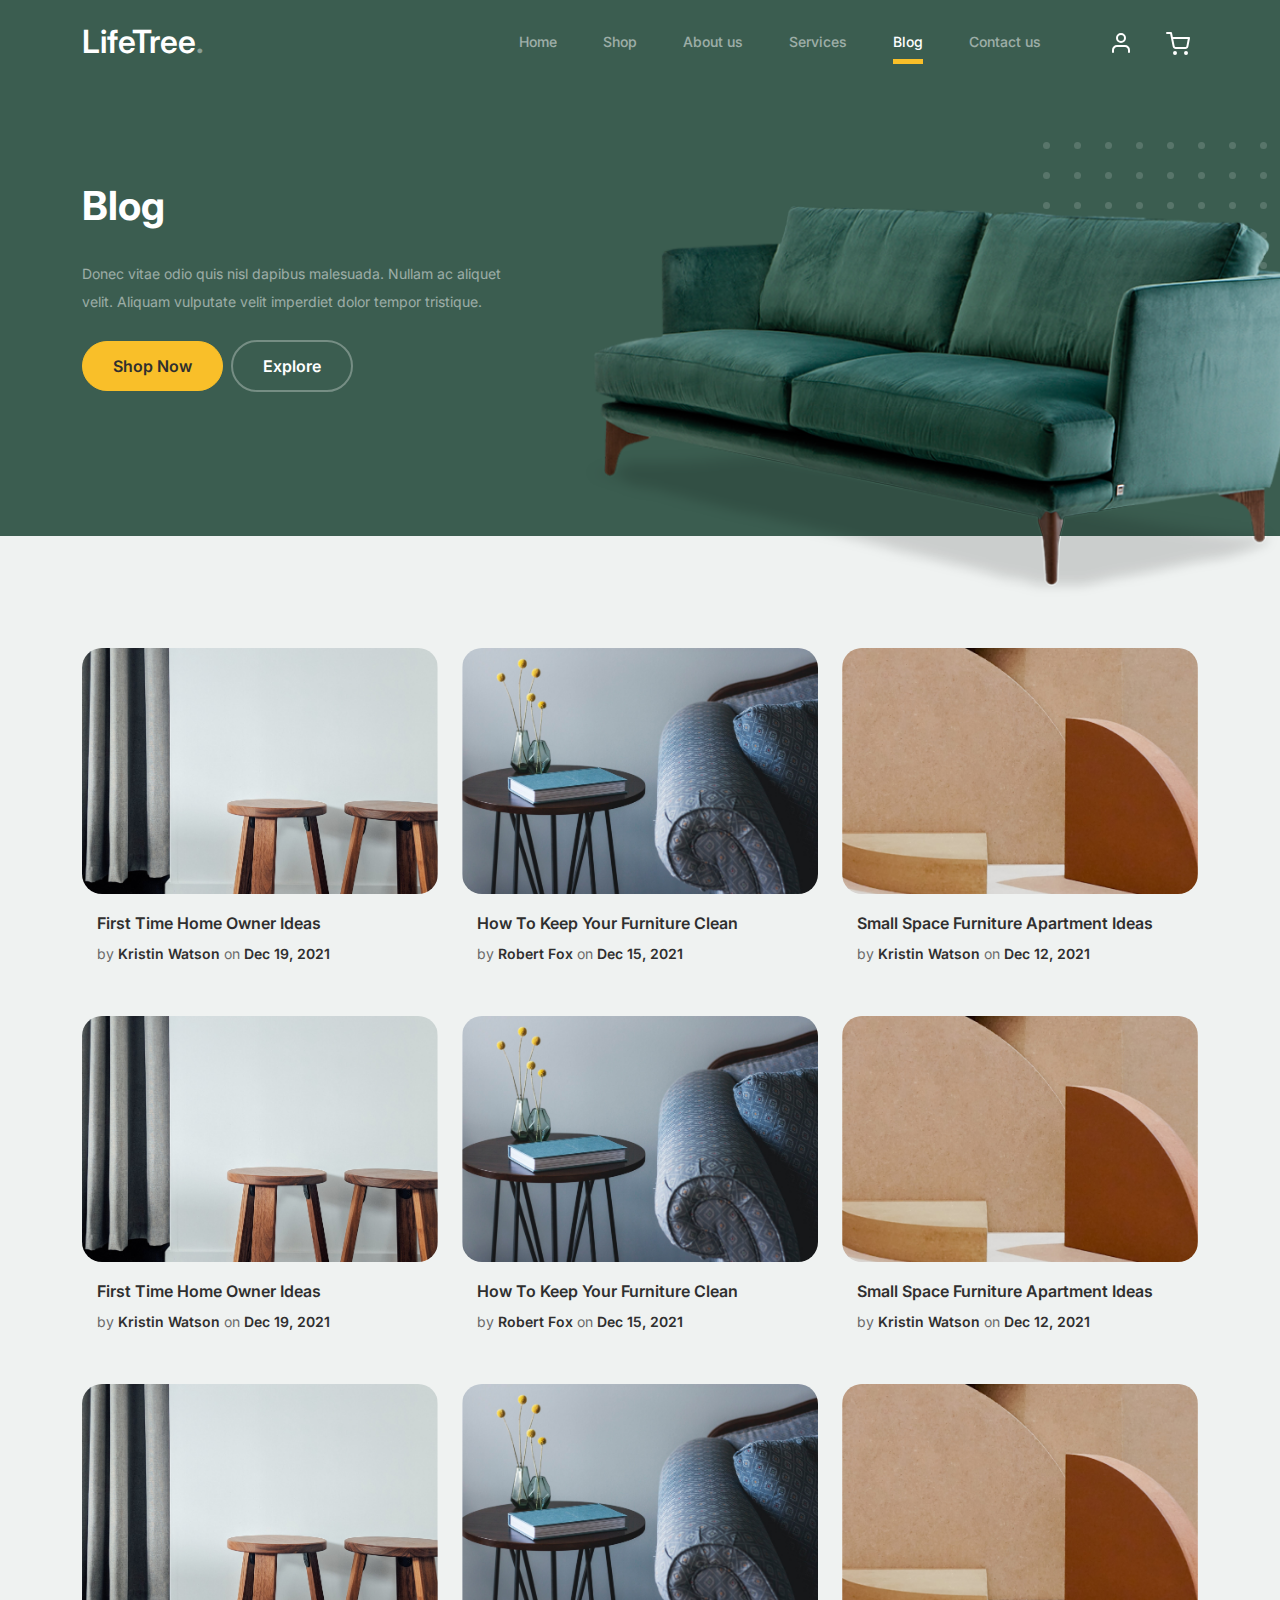
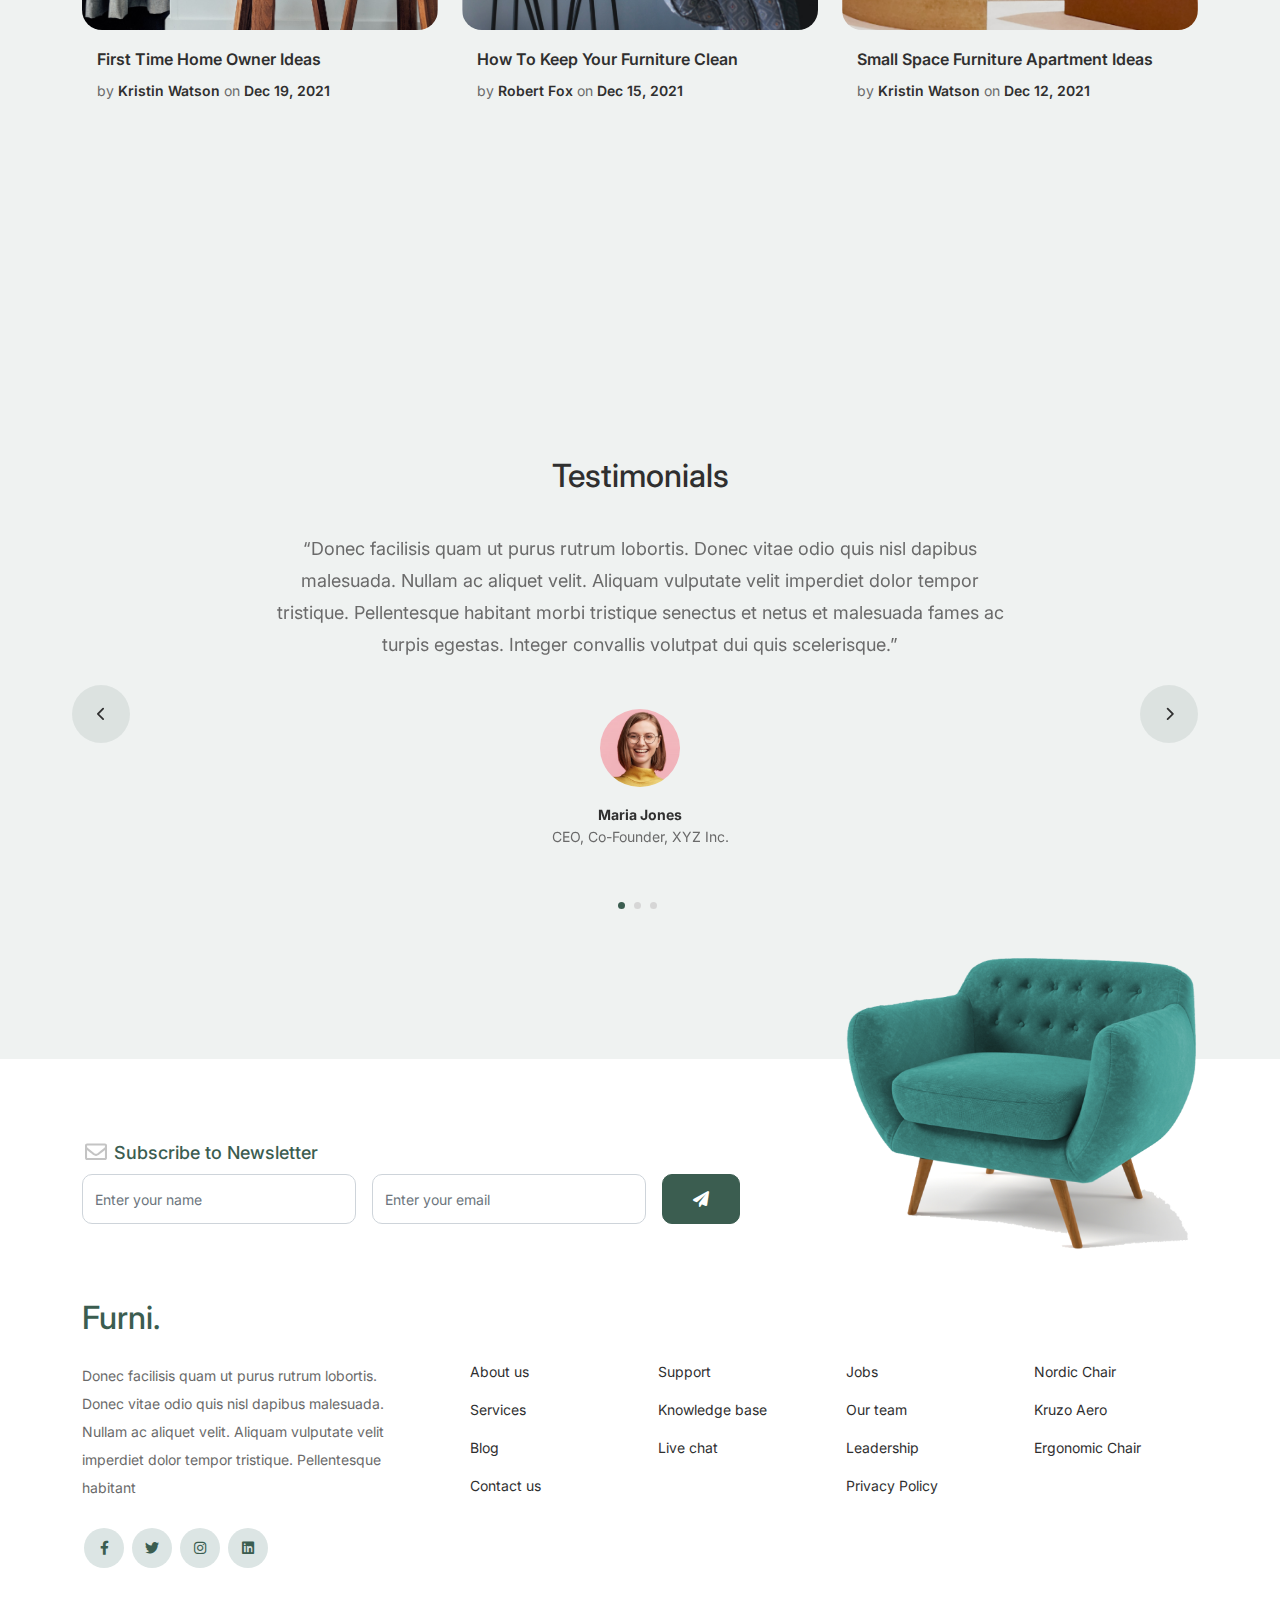
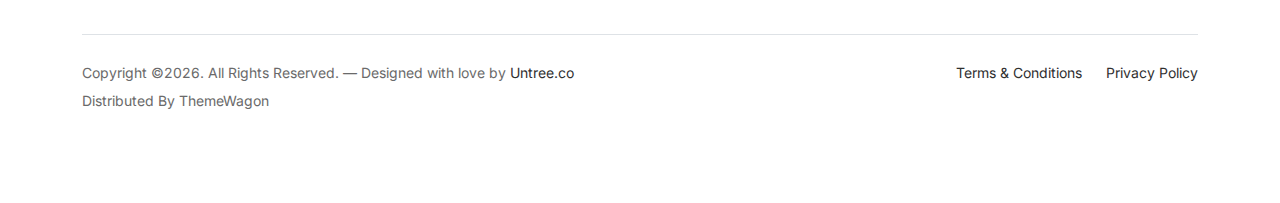
<file: Lifetree_ecommerce/furni-1.0.0/blog.html>
<!doctype html>
<html lang="en">
<head>
  <meta charset="utf-8">
  <meta name="viewport" content="width=device-width, initial-scale=1, shrink-to-fit=no">
  <meta name="author" content="Untree.co">
  <link rel="shortcut icon" href="favicon.png">

  <meta name="description" content="" />
  <meta name="keywords" content="bootstrap, bootstrap4" />

		<!-- Bootstrap CSS -->
		<link href="css/bootstrap.min.css" rel="stylesheet">
		<link href="https://cdnjs.cloudflare.com/ajax/libs/font-awesome/6.0.0-beta3/css/all.min.css" rel="stylesheet">
		<link href="css/tiny-slider.css" rel="stylesheet">
		<link href="css/style.css" rel="stylesheet">
		<title>Furni Free Bootstrap 5 Template for Furniture and Interior Design Websites by Untree.co </title>
	</head>

	<body>

		<!-- Start Header/Navigation -->
		<nav class="custom-navbar navbar navbar navbar-expand-md navbar-dark bg-dark" arial-label="Furni navigation bar">

			<div class="container">
				<a class="navbar-brand" href="index.html">LifeTree<span>.</span></a>

				<button class="navbar-toggler" type="button" data-bs-toggle="collapse" data-bs-target="#navbarsFurni" aria-controls="navbarsFurni" aria-expanded="false" aria-label="Toggle navigation">
					<span class="navbar-toggler-icon"></span>
				</button>

				<div class="collapse navbar-collapse" id="navbarsFurni">
					<ul class="custom-navbar-nav navbar-nav ms-auto mb-2 mb-md-0">
						<li class="nav-item">
							<a class="nav-link" href="index.html">Home</a>
						</li>
						<li><a class="nav-link" href="shop.html">Shop</a></li>
						<li><a class="nav-link" href="about.html">About us</a></li>
						<li><a class="nav-link" href="services.html">Services</a></li>
						<li class="active"><a class="nav-link" href="blog.html">Blog</a></li>
						<li><a class="nav-link" href="contact.html">Contact us</a></li>
					</ul>

					<ul class="custom-navbar-cta navbar-nav mb-2 mb-md-0 ms-5">
						<li><a class="nav-link" href="#"><img src="images/user.svg"></a></li>
						<li><a class="nav-link" href="cart.html"><img src="images/cart.svg"></a></li>
					</ul>
				</div>
			</div>
				
		</nav>
		<!-- End Header/Navigation -->

		<!-- Start Hero Section -->
			<div class="hero">
				<div class="container">
					<div class="row justify-content-between">
						<div class="col-lg-5">
							<div class="intro-excerpt">
								<h1>Blog</h1>
								<p class="mb-4">Donec vitae odio quis nisl dapibus malesuada. Nullam ac aliquet velit. Aliquam vulputate velit imperdiet dolor tempor tristique.</p>
								<p><a href="" class="btn btn-secondary me-2">Shop Now</a><a href="#" class="btn btn-white-outline">Explore</a></p>
							</div>
						</div>
						<div class="col-lg-7">
							<div class="hero-img-wrap">
								<img src="images/couch.png" class="img-fluid">
							</div>
						</div>
					</div>
				</div>
			</div>
		<!-- End Hero Section -->

		

		<!-- Start Blog Section -->
		<div class="blog-section">
			<div class="container">
				
				<div class="row">

					<div class="col-12 col-sm-6 col-md-4 mb-5">
						<div class="post-entry">
							<a href="#" class="post-thumbnail"><img src="images/post-1.jpg" alt="Image" class="img-fluid"></a>
							<div class="post-content-entry">
								<h3><a href="#">First Time Home Owner Ideas</a></h3>
								<div class="meta">
									<span>by <a href="#">Kristin Watson</a></span> <span>on <a href="#">Dec 19, 2021</a></span>
								</div>
							</div>
						</div>
					</div>

					<div class="col-12 col-sm-6 col-md-4 mb-5">
						<div class="post-entry">
							<a href="#" class="post-thumbnail"><img src="images/post-2.jpg" alt="Image" class="img-fluid"></a>
							<div class="post-content-entry">
								<h3><a href="#">How To Keep Your Furniture Clean</a></h3>
								<div class="meta">
									<span>by <a href="#">Robert Fox</a></span> <span>on <a href="#">Dec 15, 2021</a></span>
								</div>
							</div>
						</div>
					</div>

					<div class="col-12 col-sm-6 col-md-4 mb-5">
						<div class="post-entry">
							<a href="#" class="post-thumbnail"><img src="images/post-3.jpg" alt="Image" class="img-fluid"></a>
							<div class="post-content-entry">
								<h3><a href="#">Small Space Furniture Apartment Ideas</a></h3>
								<div class="meta">
									<span>by <a href="#">Kristin Watson</a></span> <span>on <a href="#">Dec 12, 2021</a></span>
								</div>
							</div>
						</div>
					</div>

					<div class="col-12 col-sm-6 col-md-4 mb-5">
						<div class="post-entry">
							<a href="#" class="post-thumbnail"><img src="images/post-1.jpg" alt="Image" class="img-fluid"></a>
							<div class="post-content-entry">
								<h3><a href="#">First Time Home Owner Ideas</a></h3>
								<div class="meta">
									<span>by <a href="#">Kristin Watson</a></span> <span>on <a href="#">Dec 19, 2021</a></span>
								</div>
							</div>
						</div>
					</div>

					<div class="col-12 col-sm-6 col-md-4 mb-5">
						<div class="post-entry">
							<a href="#" class="post-thumbnail"><img src="images/post-2.jpg" alt="Image" class="img-fluid"></a>
							<div class="post-content-entry">
								<h3><a href="#">How To Keep Your Furniture Clean</a></h3>
								<div class="meta">
									<span>by <a href="#">Robert Fox</a></span> <span>on <a href="#">Dec 15, 2021</a></span>
								</div>
							</div>
						</div>
					</div>

					<div class="col-12 col-sm-6 col-md-4 mb-5">
						<div class="post-entry">
							<a href="#" class="post-thumbnail"><img src="images/post-3.jpg" alt="Image" class="img-fluid"></a>
							<div class="post-content-entry">
								<h3><a href="#">Small Space Furniture Apartment Ideas</a></h3>
								<div class="meta">
									<span>by <a href="#">Kristin Watson</a></span> <span>on <a href="#">Dec 12, 2021</a></span>
								</div>
							</div>
						</div>
					</div>

					<div class="col-12 col-sm-6 col-md-4 mb-5">
						<div class="post-entry">
							<a href="#" class="post-thumbnail"><img src="images/post-1.jpg" alt="Image" class="img-fluid"></a>
							<div class="post-content-entry">
								<h3><a href="#">First Time Home Owner Ideas</a></h3>
								<div class="meta">
									<span>by <a href="#">Kristin Watson</a></span> <span>on <a href="#">Dec 19, 2021</a></span>
								</div>
							</div>
						</div>
					</div>

					<div class="col-12 col-sm-6 col-md-4 mb-5">
						<div class="post-entry">
							<a href="#" class="post-thumbnail"><img src="images/post-2.jpg" alt="Image" class="img-fluid"></a>
							<div class="post-content-entry">
								<h3><a href="#">How To Keep Your Furniture Clean</a></h3>
								<div class="meta">
									<span>by <a href="#">Robert Fox</a></span> <span>on <a href="#">Dec 15, 2021</a></span>
								</div>
							</div>
						</div>
					</div>

					<div class="col-12 col-sm-6 col-md-4 mb-5">
						<div class="post-entry">
							<a href="#" class="post-thumbnail"><img src="images/post-3.jpg" alt="Image" class="img-fluid"></a>
							<div class="post-content-entry">
								<h3><a href="#">Small Space Furniture Apartment Ideas</a></h3>
								<div class="meta">
									<span>by <a href="#">Kristin Watson</a></span> <span>on <a href="#">Dec 12, 2021</a></span>
								</div>
							</div>
						</div>
					</div>

				</div>
			</div>
		</div>
		<!-- End Blog Section -->	

		

		<!-- Start Testimonial Slider -->
		<div class="testimonial-section before-footer-section">
			<div class="container">
				<div class="row">
					<div class="col-lg-7 mx-auto text-center">
						<h2 class="section-title">Testimonials</h2>
					</div>
				</div>

				<div class="row justify-content-center">
					<div class="col-lg-12">
						<div class="testimonial-slider-wrap text-center">

							<div id="testimonial-nav">
								<span class="prev" data-controls="prev"><span class="fa fa-chevron-left"></span></span>
								<span class="next" data-controls="next"><span class="fa fa-chevron-right"></span></span>
							</div>

							<div class="testimonial-slider">
								
								<div class="item">
									<div class="row justify-content-center">
										<div class="col-lg-8 mx-auto">

											<div class="testimonial-block text-center">
												<blockquote class="mb-5">
													<p>&ldquo;Donec facilisis quam ut purus rutrum lobortis. Donec vitae odio quis nisl dapibus malesuada. Nullam ac aliquet velit. Aliquam vulputate velit imperdiet dolor tempor tristique. Pellentesque habitant morbi tristique senectus et netus et malesuada fames ac turpis egestas. Integer convallis volutpat dui quis scelerisque.&rdquo;</p>
												</blockquote>

												<div class="author-info">
													<div class="author-pic">
														<img src="images/person-1.png" alt="Maria Jones" class="img-fluid">
													</div>
													<h3 class="font-weight-bold">Maria Jones</h3>
													<span class="position d-block mb-3">CEO, Co-Founder, XYZ Inc.</span>
												</div>
											</div>

										</div>
									</div>
								</div> 
								<!-- END item -->

								<div class="item">
									<div class="row justify-content-center">
										<div class="col-lg-8 mx-auto">

											<div class="testimonial-block text-center">
												<blockquote class="mb-5">
													<p>&ldquo;Donec facilisis quam ut purus rutrum lobortis. Donec vitae odio quis nisl dapibus malesuada. Nullam ac aliquet velit. Aliquam vulputate velit imperdiet dolor tempor tristique. Pellentesque habitant morbi tristique senectus et netus et malesuada fames ac turpis egestas. Integer convallis volutpat dui quis scelerisque.&rdquo;</p>
												</blockquote>

												<div class="author-info">
													<div class="author-pic">
														<img src="images/person-1.png" alt="Maria Jones" class="img-fluid">
													</div>
													<h3 class="font-weight-bold">Maria Jones</h3>
													<span class="position d-block mb-3">CEO, Co-Founder, XYZ Inc.</span>
												</div>
											</div>

										</div>
									</div>
								</div> 
								<!-- END item -->

								<div class="item">
									<div class="row justify-content-center">
										<div class="col-lg-8 mx-auto">

											<div class="testimonial-block text-center">
												<blockquote class="mb-5">
													<p>&ldquo;Donec facilisis quam ut purus rutrum lobortis. Donec vitae odio quis nisl dapibus malesuada. Nullam ac aliquet velit. Aliquam vulputate velit imperdiet dolor tempor tristique. Pellentesque habitant morbi tristique senectus et netus et malesuada fames ac turpis egestas. Integer convallis volutpat dui quis scelerisque.&rdquo;</p>
												</blockquote>

												<div class="author-info">
													<div class="author-pic">
														<img src="images/person-1.png" alt="Maria Jones" class="img-fluid">
													</div>
													<h3 class="font-weight-bold">Maria Jones</h3>
													<span class="position d-block mb-3">CEO, Co-Founder, XYZ Inc.</span>
												</div>
											</div>

										</div>
									</div>
								</div> 
								<!-- END item -->

							</div>

						</div>
					</div>
				</div>
			</div>
		</div>
		<!-- End Testimonial Slider -->

		

		<!-- Start Footer Section -->
		<footer class="footer-section">
			<div class="container relative">

				<div class="sofa-img">
					<img src="images/sofa.png" alt="Image" class="img-fluid">
				</div>

				<div class="row">
					<div class="col-lg-8">
						<div class="subscription-form">
							<h3 class="d-flex align-items-center"><span class="me-1"><img src="images/envelope-outline.svg" alt="Image" class="img-fluid"></span><span>Subscribe to Newsletter</span></h3>

							<form action="#" class="row g-3">
								<div class="col-auto">
									<input type="text" class="form-control" placeholder="Enter your name">
								</div>
								<div class="col-auto">
									<input type="email" class="form-control" placeholder="Enter your email">
								</div>
								<div class="col-auto">
									<button class="btn btn-primary">
										<span class="fa fa-paper-plane"></span>
									</button>
								</div>
							</form>

						</div>
					</div>
				</div>

				<div class="row g-5 mb-5">
					<div class="col-lg-4">
						<div class="mb-4 footer-logo-wrap"><a href="#" class="footer-logo">Furni<span>.</span></a></div>
						<p class="mb-4">Donec facilisis quam ut purus rutrum lobortis. Donec vitae odio quis nisl dapibus malesuada. Nullam ac aliquet velit. Aliquam vulputate velit imperdiet dolor tempor tristique. Pellentesque habitant</p>

						<ul class="list-unstyled custom-social">
							<li><a href="#"><span class="fa fa-brands fa-facebook-f"></span></a></li>
							<li><a href="#"><span class="fa fa-brands fa-twitter"></span></a></li>
							<li><a href="#"><span class="fa fa-brands fa-instagram"></span></a></li>
							<li><a href="#"><span class="fa fa-brands fa-linkedin"></span></a></li>
						</ul>
					</div>

					<div class="col-lg-8">
						<div class="row links-wrap">
							<div class="col-6 col-sm-6 col-md-3">
								<ul class="list-unstyled">
									<li><a href="#">About us</a></li>
									<li><a href="#">Services</a></li>
									<li><a href="#">Blog</a></li>
									<li><a href="#">Contact us</a></li>
								</ul>
							</div>

							<div class="col-6 col-sm-6 col-md-3">
								<ul class="list-unstyled">
									<li><a href="#">Support</a></li>
									<li><a href="#">Knowledge base</a></li>
									<li><a href="#">Live chat</a></li>
								</ul>
							</div>

							<div class="col-6 col-sm-6 col-md-3">
								<ul class="list-unstyled">
									<li><a href="#">Jobs</a></li>
									<li><a href="#">Our team</a></li>
									<li><a href="#">Leadership</a></li>
									<li><a href="#">Privacy Policy</a></li>
								</ul>
							</div>

							<div class="col-6 col-sm-6 col-md-3">
								<ul class="list-unstyled">
									<li><a href="#">Nordic Chair</a></li>
									<li><a href="#">Kruzo Aero</a></li>
									<li><a href="#">Ergonomic Chair</a></li>
								</ul>
							</div>
						</div>
					</div>

				</div>

				<div class="border-top copyright">
					<div class="row pt-4">
						<div class="col-lg-6">
							<p class="mb-2 text-center text-lg-start">Copyright &copy;<script>document.write(new Date().getFullYear());</script>. All Rights Reserved. &mdash; Designed with love by <a href="https://untree.co">Untree.co</a> Distributed By <a hreff="https://themewagon.com">ThemeWagon</a>  <!-- License information: https://untree.co/license/ -->
            </p>
						</div>

						<div class="col-lg-6 text-center text-lg-end">
							<ul class="list-unstyled d-inline-flex ms-auto">
								<li class="me-4"><a href="#">Terms &amp; Conditions</a></li>
								<li><a href="#">Privacy Policy</a></li>
							</ul>
						</div>

					</div>
				</div>

			</div>
		</footer>
		<!-- End Footer Section -->	


		<script src="js/bootstrap.bundle.min.js"></script>
		<script src="js/tiny-slider.js"></script>
		<script src="js/custom.js"></script>
	</body>

</html>
</file>
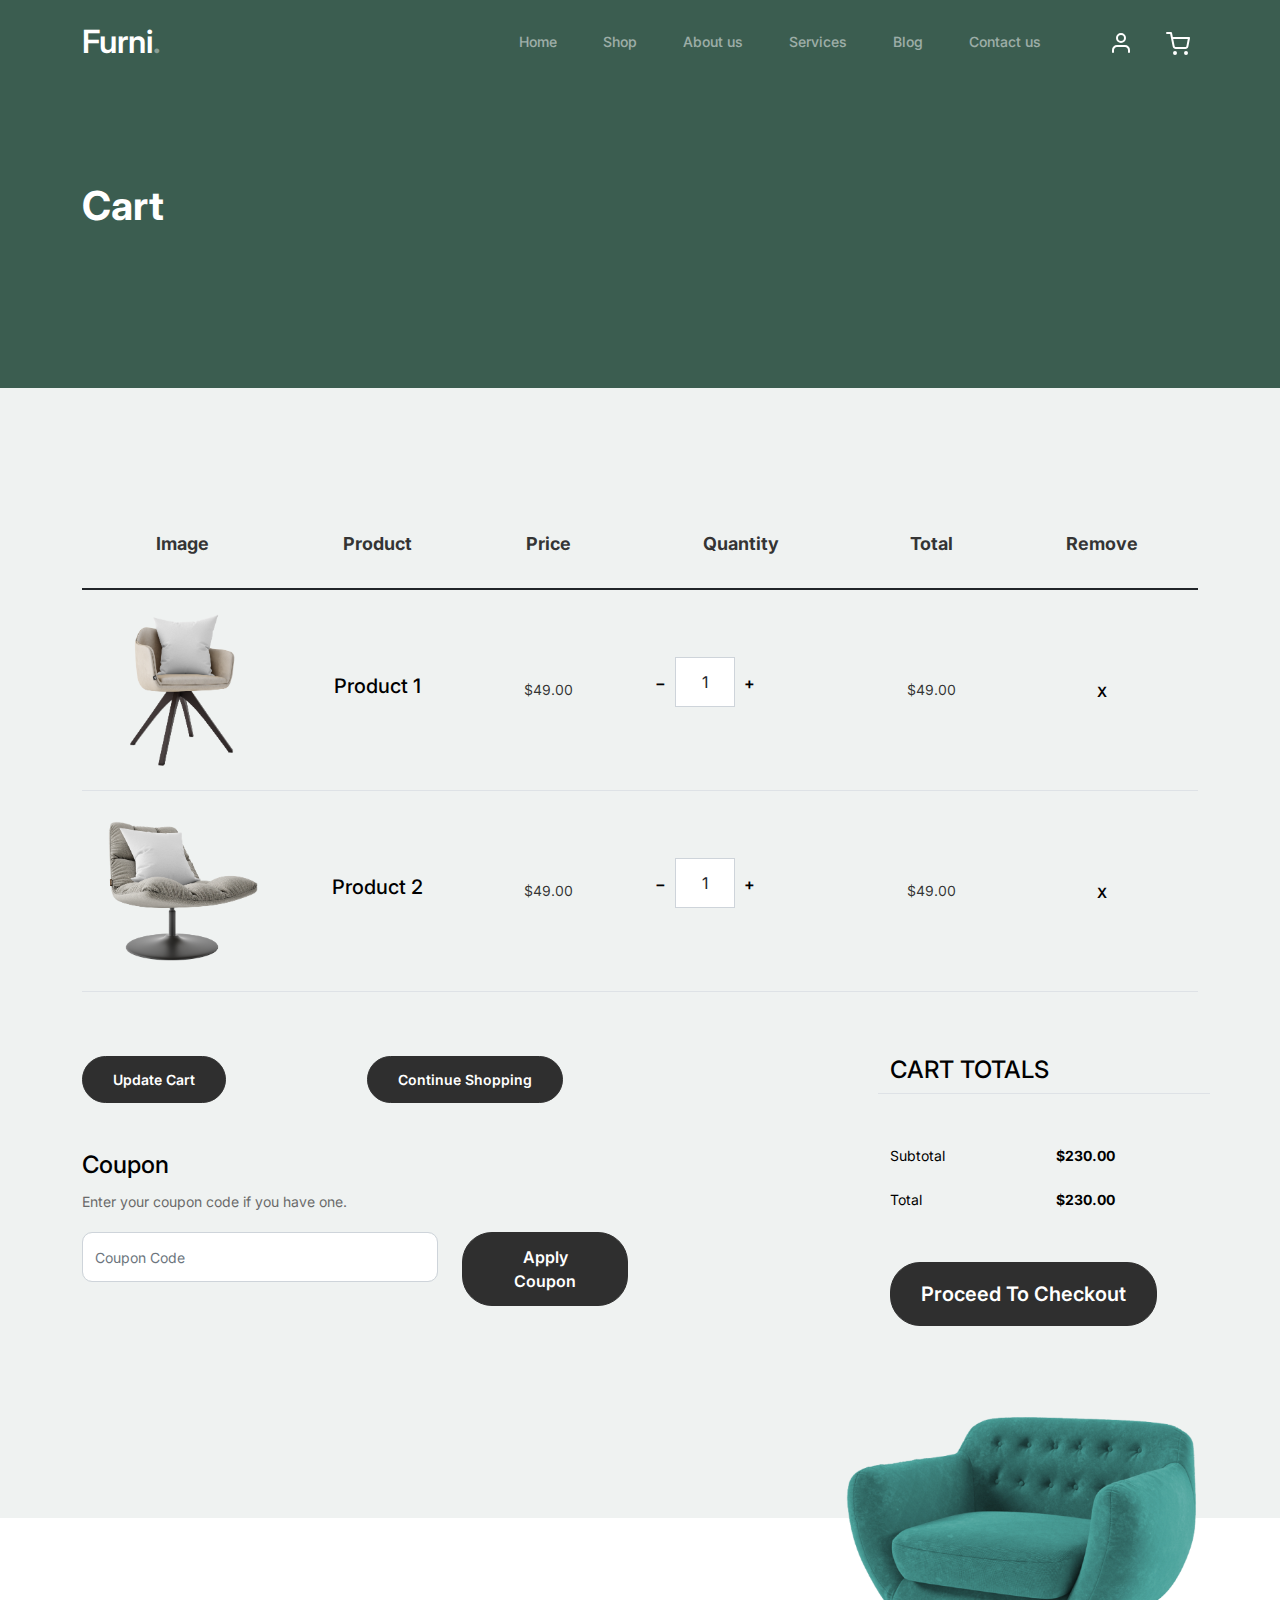
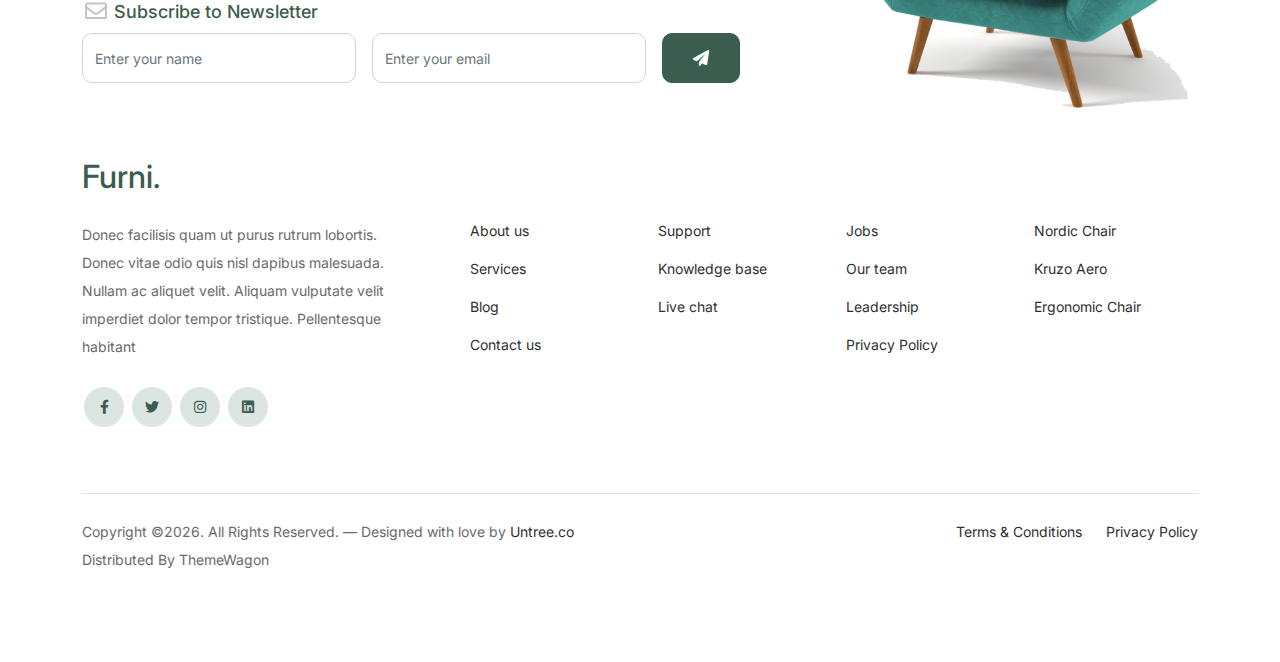
<file: Lifetree_ecommerce/furni-1.0.0/cart.html>
<!doctype html>
<html lang="en">
<head>
  <meta charset="utf-8">
  <meta name="viewport" content="width=device-width, initial-scale=1, shrink-to-fit=no">
  <meta name="author" content="Untree.co">
  <link rel="shortcut icon" href="favicon.png">

  <meta name="description" content="" />
  <meta name="keywords" content="bootstrap, bootstrap4" />

		<!-- Bootstrap CSS -->
		<link href="css/bootstrap.min.css" rel="stylesheet">
		<link href="https://cdnjs.cloudflare.com/ajax/libs/font-awesome/6.0.0-beta3/css/all.min.css" rel="stylesheet">
		<link href="css/tiny-slider.css" rel="stylesheet">
		<link href="css/style.css" rel="stylesheet">
		<title>Furni Free Bootstrap 5 Template for Furniture and Interior Design Websites by Untree.co </title>
	</head>

	<body>

		<!-- Start Header/Navigation -->
		<nav class="custom-navbar navbar navbar navbar-expand-md navbar-dark bg-dark" arial-label="Furni navigation bar">

			<div class="container">
				<a class="navbar-brand" href="index.html">Furni<span>.</span></a>

				<button class="navbar-toggler" type="button" data-bs-toggle="collapse" data-bs-target="#navbarsFurni" aria-controls="navbarsFurni" aria-expanded="false" aria-label="Toggle navigation">
					<span class="navbar-toggler-icon"></span>
				</button>

				<div class="collapse navbar-collapse" id="navbarsFurni">
					<ul class="custom-navbar-nav navbar-nav ms-auto mb-2 mb-md-0">
						<li class="nav-item ">
							<a class="nav-link" href="index.html">Home</a>
						</li>
						<li><a class="nav-link" href="shop.html">Shop</a></li>
						<li><a class="nav-link" href="about.html">About us</a></li>
						<li><a class="nav-link" href="services.html">Services</a></li>
						<li><a class="nav-link" href="blog.html">Blog</a></li>
						<li><a class="nav-link" href="contact.html">Contact us</a></li>
					</ul>

					<ul class="custom-navbar-cta navbar-nav mb-2 mb-md-0 ms-5">
						<li><a class="nav-link" href="#"><img src="images/user.svg"></a></li>
						<li><a class="nav-link" href="cart.html"><img src="images/cart.svg"></a></li>
					</ul>
				</div>
			</div>
				
		</nav>
		<!-- End Header/Navigation -->

		<!-- Start Hero Section -->
			<div class="hero">
				<div class="container">
					<div class="row justify-content-between">
						<div class="col-lg-5">
							<div class="intro-excerpt">
								<h1>Cart</h1>
							</div>
						</div>
						<div class="col-lg-7">
							
						</div>
					</div>
				</div>
			</div>
		<!-- End Hero Section -->

		

		<div class="untree_co-section before-footer-section">
            <div class="container">
              <div class="row mb-5">
                <form class="col-md-12" method="post">
                  <div class="site-blocks-table">
                    <table class="table">
                      <thead>
                        <tr>
                          <th class="product-thumbnail">Image</th>
                          <th class="product-name">Product</th>
                          <th class="product-price">Price</th>
                          <th class="product-quantity">Quantity</th>
                          <th class="product-total">Total</th>
                          <th class="product-remove">Remove</th>
                        </tr>
                      </thead>
                      <tbody>
                        <tr>
                          <td class="product-thumbnail">
                            <img src="images/product-1.png" alt="Image" class="img-fluid">
                          </td>
                          <td class="product-name">
                            <h2 class="h5 text-black">Product 1</h2>
                          </td>
                          <td>$49.00</td>
                          <td>
                            <div class="input-group mb-3 d-flex align-items-center quantity-container" style="max-width: 120px;">
                              <div class="input-group-prepend">
                                <button class="btn btn-outline-black decrease" type="button">&minus;</button>
                              </div>
                              <input type="text" class="form-control text-center quantity-amount" value="1" placeholder="" aria-label="Example text with button addon" aria-describedby="button-addon1">
                              <div class="input-group-append">
                                <button class="btn btn-outline-black increase" type="button">&plus;</button>
                              </div>
                            </div>
        
                          </td>
                          <td>$49.00</td>
                          <td><a href="#" class="btn btn-black btn-sm">X</a></td>
                        </tr>
        
                        <tr>
                          <td class="product-thumbnail">
                            <img src="images/product-2.png" alt="Image" class="img-fluid">
                          </td>
                          <td class="product-name">
                            <h2 class="h5 text-black">Product 2</h2>
                          </td>
                          <td>$49.00</td>
                          <td>
                            <div class="input-group mb-3 d-flex align-items-center quantity-container" style="max-width: 120px;">
                              <div class="input-group-prepend">
                                <button class="btn btn-outline-black decrease" type="button">&minus;</button>
                              </div>
                              <input type="text" class="form-control text-center quantity-amount" value="1" placeholder="" aria-label="Example text with button addon" aria-describedby="button-addon1">
                              <div class="input-group-append">
                                <button class="btn btn-outline-black increase" type="button">&plus;</button>
                              </div>
                            </div>
        
                          </td>
                          <td>$49.00</td>
                          <td><a href="#" class="btn btn-black btn-sm">X</a></td>
                        </tr>
                      </tbody>
                    </table>
                  </div>
                </form>
              </div>
        
              <div class="row">
                <div class="col-md-6">
                  <div class="row mb-5">
                    <div class="col-md-6 mb-3 mb-md-0">
                      <button class="btn btn-black btn-sm btn-block">Update Cart</button>
                    </div>
                    <div class="col-md-6">
                      <button class="btn btn-outline-black btn-sm btn-block">Continue Shopping</button>
                    </div>
                  </div>
                  <div class="row">
                    <div class="col-md-12">
                      <label class="text-black h4" for="coupon">Coupon</label>
                      <p>Enter your coupon code if you have one.</p>
                    </div>
                    <div class="col-md-8 mb-3 mb-md-0">
                      <input type="text" class="form-control py-3" id="coupon" placeholder="Coupon Code">
                    </div>
                    <div class="col-md-4">
                      <button class="btn btn-black">Apply Coupon</button>
                    </div>
                  </div>
                </div>
                <div class="col-md-6 pl-5">
                  <div class="row justify-content-end">
                    <div class="col-md-7">
                      <div class="row">
                        <div class="col-md-12 text-right border-bottom mb-5">
                          <h3 class="text-black h4 text-uppercase">Cart Totals</h3>
                        </div>
                      </div>
                      <div class="row mb-3">
                        <div class="col-md-6">
                          <span class="text-black">Subtotal</span>
                        </div>
                        <div class="col-md-6 text-right">
                          <strong class="text-black">$230.00</strong>
                        </div>
                      </div>
                      <div class="row mb-5">
                        <div class="col-md-6">
                          <span class="text-black">Total</span>
                        </div>
                        <div class="col-md-6 text-right">
                          <strong class="text-black">$230.00</strong>
                        </div>
                      </div>
        
                      <div class="row">
                        <div class="col-md-12">
                          <button class="btn btn-black btn-lg py-3 btn-block" onclick="window.location='checkout.html'">Proceed To Checkout</button>
                        </div>
                      </div>
                    </div>
                  </div>
                </div>
              </div>
            </div>
          </div>
		

		<!-- Start Footer Section -->
		<footer class="footer-section">
			<div class="container relative">

				<div class="sofa-img">
					<img src="images/sofa.png" alt="Image" class="img-fluid">
				</div>

				<div class="row">
					<div class="col-lg-8">
						<div class="subscription-form">
							<h3 class="d-flex align-items-center"><span class="me-1"><img src="images/envelope-outline.svg" alt="Image" class="img-fluid"></span><span>Subscribe to Newsletter</span></h3>

							<form action="#" class="row g-3">
								<div class="col-auto">
									<input type="text" class="form-control" placeholder="Enter your name">
								</div>
								<div class="col-auto">
									<input type="email" class="form-control" placeholder="Enter your email">
								</div>
								<div class="col-auto">
									<button class="btn btn-primary">
										<span class="fa fa-paper-plane"></span>
									</button>
								</div>
							</form>

						</div>
					</div>
				</div>

				<div class="row g-5 mb-5">
					<div class="col-lg-4">
						<div class="mb-4 footer-logo-wrap"><a href="#" class="footer-logo">Furni<span>.</span></a></div>
						<p class="mb-4">Donec facilisis quam ut purus rutrum lobortis. Donec vitae odio quis nisl dapibus malesuada. Nullam ac aliquet velit. Aliquam vulputate velit imperdiet dolor tempor tristique. Pellentesque habitant</p>

						<ul class="list-unstyled custom-social">
							<li><a href="#"><span class="fa fa-brands fa-facebook-f"></span></a></li>
							<li><a href="#"><span class="fa fa-brands fa-twitter"></span></a></li>
							<li><a href="#"><span class="fa fa-brands fa-instagram"></span></a></li>
							<li><a href="#"><span class="fa fa-brands fa-linkedin"></span></a></li>
						</ul>
					</div>

					<div class="col-lg-8">
						<div class="row links-wrap">
							<div class="col-6 col-sm-6 col-md-3">
								<ul class="list-unstyled">
									<li><a href="#">About us</a></li>
									<li><a href="#">Services</a></li>
									<li><a href="#">Blog</a></li>
									<li><a href="#">Contact us</a></li>
								</ul>
							</div>

							<div class="col-6 col-sm-6 col-md-3">
								<ul class="list-unstyled">
									<li><a href="#">Support</a></li>
									<li><a href="#">Knowledge base</a></li>
									<li><a href="#">Live chat</a></li>
								</ul>
							</div>

							<div class="col-6 col-sm-6 col-md-3">
								<ul class="list-unstyled">
									<li><a href="#">Jobs</a></li>
									<li><a href="#">Our team</a></li>
									<li><a href="#">Leadership</a></li>
									<li><a href="#">Privacy Policy</a></li>
								</ul>
							</div>

							<div class="col-6 col-sm-6 col-md-3">
								<ul class="list-unstyled">
									<li><a href="#">Nordic Chair</a></li>
									<li><a href="#">Kruzo Aero</a></li>
									<li><a href="#">Ergonomic Chair</a></li>
								</ul>
							</div>
						</div>
					</div>

				</div>

				<div class="border-top copyright">
					<div class="row pt-4">
						<div class="col-lg-6">
							<p class="mb-2 text-center text-lg-start">Copyright &copy;<script>document.write(new Date().getFullYear());</script>. All Rights Reserved. &mdash; Designed with love by <a href="https://untree.co">Untree.co</a> Distributed By <a hreff="https://themewagon.com">ThemeWagon</a>  <!-- License information: https://untree.co/license/ -->
            </p>
						</div>

						<div class="col-lg-6 text-center text-lg-end">
							<ul class="list-unstyled d-inline-flex ms-auto">
								<li class="me-4"><a href="#">Terms &amp; Conditions</a></li>
								<li><a href="#">Privacy Policy</a></li>
							</ul>
						</div>

					</div>
				</div>

			</div>
		</footer>
		<!-- End Footer Section -->	


		<script src="js/bootstrap.bundle.min.js"></script>
		<script src="js/tiny-slider.js"></script>
		<script src="js/custom.js"></script>
	</body>

</html>
</file>
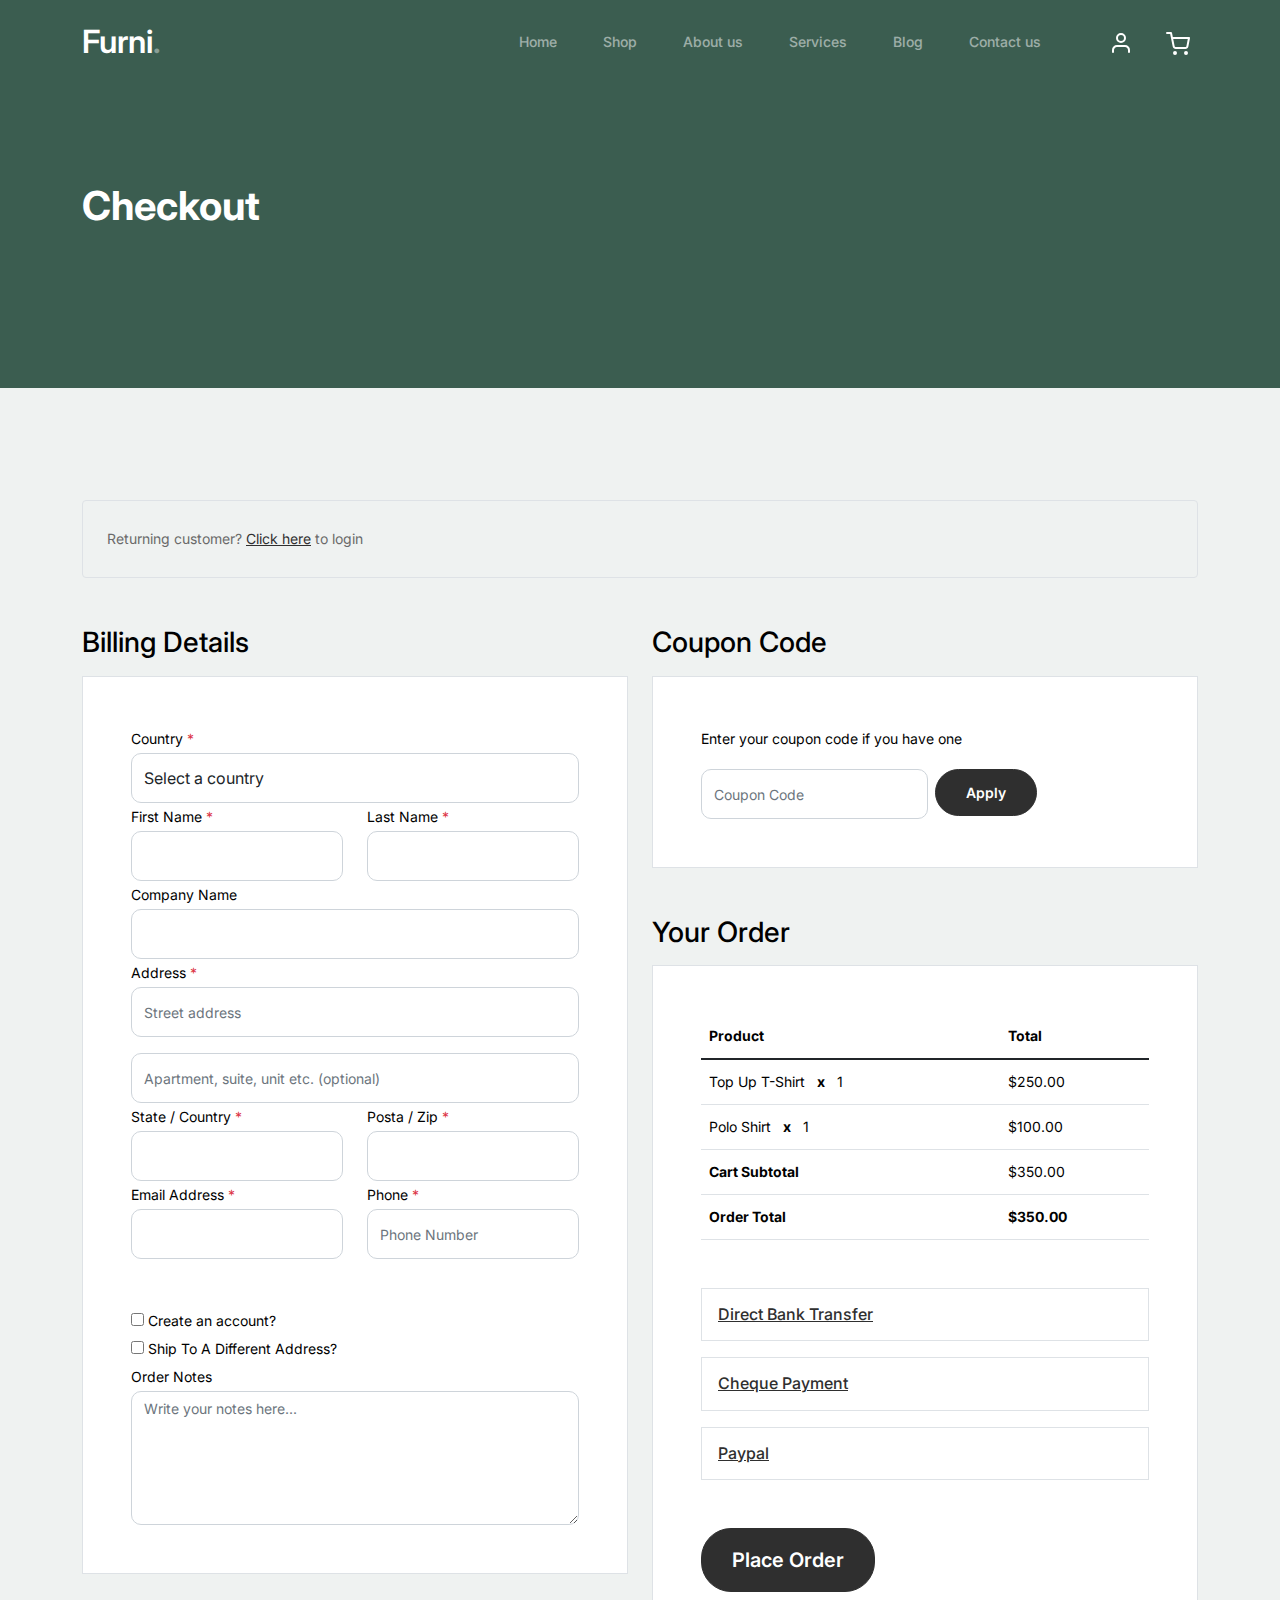
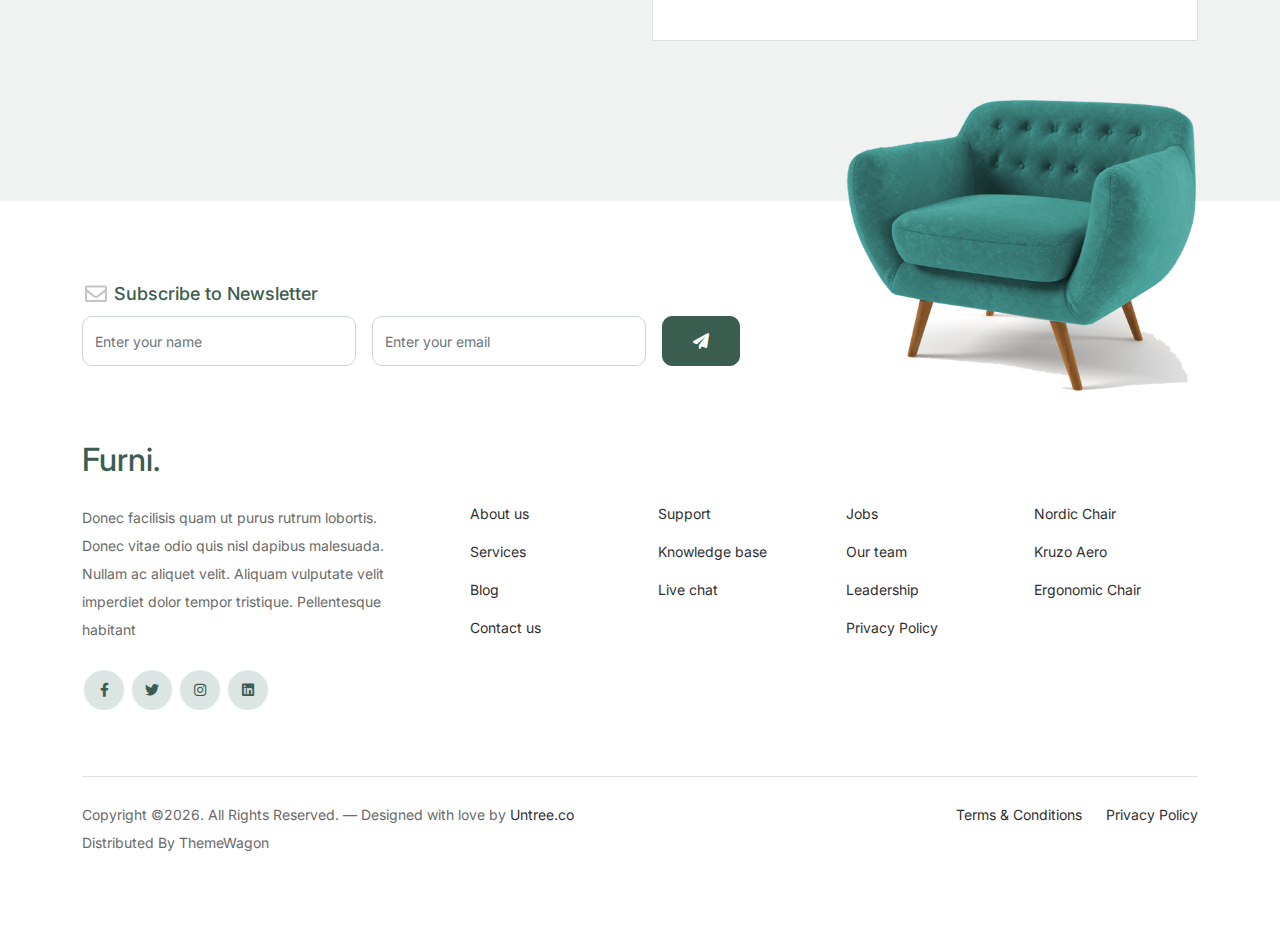
<file: Lifetree_ecommerce/furni-1.0.0/checkout.html>
<!-- /*
* Bootstrap 5
* Template Name: Furni
* Template Author: Untree.co
* Template URI: https://untree.co/
* License: https://creativecommons.org/licenses/by/3.0/
*/ -->
<!doctype html>
<html lang="en">
<head>
  <meta charset="utf-8">
  <meta name="viewport" content="width=device-width, initial-scale=1, shrink-to-fit=no">
  <meta name="author" content="Untree.co">
  <link rel="shortcut icon" href="favicon.png">

  <meta name="description" content="" />
  <meta name="keywords" content="bootstrap, bootstrap4" />

		<!-- Bootstrap CSS -->
		<link href="css/bootstrap.min.css" rel="stylesheet">
		<link href="https://cdnjs.cloudflare.com/ajax/libs/font-awesome/6.0.0-beta3/css/all.min.css" rel="stylesheet">
		<link href="css/tiny-slider.css" rel="stylesheet">
		<link href="css/style.css" rel="stylesheet">
		<title>Furni Free Bootstrap 5 Template for Furniture and Interior Design Websites by Untree.co </title>
	</head>

	<body>

		<!-- Start Header/Navigation -->
		<nav class="custom-navbar navbar navbar navbar-expand-md navbar-dark bg-dark" arial-label="Furni navigation bar">

			<div class="container">
				<a class="navbar-brand" href="index.html">Furni<span>.</span></a>

				<button class="navbar-toggler" type="button" data-bs-toggle="collapse" data-bs-target="#navbarsFurni" aria-controls="navbarsFurni" aria-expanded="false" aria-label="Toggle navigation">
					<span class="navbar-toggler-icon"></span>
				</button>

				<div class="collapse navbar-collapse" id="navbarsFurni">
					<ul class="custom-navbar-nav navbar-nav ms-auto mb-2 mb-md-0">
						<li class="nav-item ">
							<a class="nav-link" href="index.html">Home</a>
						</li>
						<li><a class="nav-link" href="shop.html">Shop</a></li>
						<li><a class="nav-link" href="about.html">About us</a></li>
						<li><a class="nav-link" href="services.html">Services</a></li>
						<li><a class="nav-link" href="blog.html">Blog</a></li>
						<li><a class="nav-link" href="contact.html">Contact us</a></li>
					</ul>

					<ul class="custom-navbar-cta navbar-nav mb-2 mb-md-0 ms-5">
						<li><a class="nav-link" href="#"><img src="images/user.svg"></a></li>
						<li><a class="nav-link" href="cart.html"><img src="images/cart.svg"></a></li>
					</ul>
				</div>
			</div>
				
		</nav>
		<!-- End Header/Navigation -->

		<!-- Start Hero Section -->
			<div class="hero">
				<div class="container">
					<div class="row justify-content-between">
						<div class="col-lg-5">
							<div class="intro-excerpt">
								<h1>Checkout</h1>
							</div>
						</div>
						<div class="col-lg-7">
							
						</div>
					</div>
				</div>
			</div>
		<!-- End Hero Section -->

		<div class="untree_co-section">
		    <div class="container">
		      <div class="row mb-5">
		        <div class="col-md-12">
		          <div class="border p-4 rounded" role="alert">
		            Returning customer? <a href="#">Click here</a> to login
		          </div>
		        </div>
		      </div>
		      <div class="row">
		        <div class="col-md-6 mb-5 mb-md-0">
		          <h2 class="h3 mb-3 text-black">Billing Details</h2>
		          <div class="p-3 p-lg-5 border bg-white">
		            <div class="form-group">
		              <label for="c_country" class="text-black">Country <span class="text-danger">*</span></label>
		              <select id="c_country" class="form-control">
		                <option value="1">Select a country</option>    
		                <option value="2">bangladesh</option>    
		                <option value="3">Algeria</option>    
		                <option value="4">Afghanistan</option>    
		                <option value="5">Ghana</option>    
		                <option value="6">Albania</option>    
		                <option value="7">Bahrain</option>    
		                <option value="8">Colombia</option>    
		                <option value="9">Dominican Republic</option>    
		              </select>
		            </div>
		            <div class="form-group row">
		              <div class="col-md-6">
		                <label for="c_fname" class="text-black">First Name <span class="text-danger">*</span></label>
		                <input type="text" class="form-control" id="c_fname" name="c_fname">
		              </div>
		              <div class="col-md-6">
		                <label for="c_lname" class="text-black">Last Name <span class="text-danger">*</span></label>
		                <input type="text" class="form-control" id="c_lname" name="c_lname">
		              </div>
		            </div>

		            <div class="form-group row">
		              <div class="col-md-12">
		                <label for="c_companyname" class="text-black">Company Name </label>
		                <input type="text" class="form-control" id="c_companyname" name="c_companyname">
		              </div>
		            </div>

		            <div class="form-group row">
		              <div class="col-md-12">
		                <label for="c_address" class="text-black">Address <span class="text-danger">*</span></label>
		                <input type="text" class="form-control" id="c_address" name="c_address" placeholder="Street address">
		              </div>
		            </div>

		            <div class="form-group mt-3">
		              <input type="text" class="form-control" placeholder="Apartment, suite, unit etc. (optional)">
		            </div>

		            <div class="form-group row">
		              <div class="col-md-6">
		                <label for="c_state_country" class="text-black">State / Country <span class="text-danger">*</span></label>
		                <input type="text" class="form-control" id="c_state_country" name="c_state_country">
		              </div>
		              <div class="col-md-6">
		                <label for="c_postal_zip" class="text-black">Posta / Zip <span class="text-danger">*</span></label>
		                <input type="text" class="form-control" id="c_postal_zip" name="c_postal_zip">
		              </div>
		            </div>

		            <div class="form-group row mb-5">
		              <div class="col-md-6">
		                <label for="c_email_address" class="text-black">Email Address <span class="text-danger">*</span></label>
		                <input type="text" class="form-control" id="c_email_address" name="c_email_address">
		              </div>
		              <div class="col-md-6">
		                <label for="c_phone" class="text-black">Phone <span class="text-danger">*</span></label>
		                <input type="text" class="form-control" id="c_phone" name="c_phone" placeholder="Phone Number">
		              </div>
		            </div>

		            <div class="form-group">
		              <label for="c_create_account" class="text-black" data-bs-toggle="collapse" href="#create_an_account" role="button" aria-expanded="false" aria-controls="create_an_account"><input type="checkbox" value="1" id="c_create_account"> Create an account?</label>
		              <div class="collapse" id="create_an_account">
		                <div class="py-2 mb-4">
		                  <p class="mb-3">Create an account by entering the information below. If you are a returning customer please login at the top of the page.</p>
		                  <div class="form-group">
		                    <label for="c_account_password" class="text-black">Account Password</label>
		                    <input type="email" class="form-control" id="c_account_password" name="c_account_password" placeholder="">
		                  </div>
		                </div>
		              </div>
		            </div>


		            <div class="form-group">
		              <label for="c_ship_different_address" class="text-black" data-bs-toggle="collapse" href="#ship_different_address" role="button" aria-expanded="false" aria-controls="ship_different_address"><input type="checkbox" value="1" id="c_ship_different_address"> Ship To A Different Address?</label>
		              <div class="collapse" id="ship_different_address">
		                <div class="py-2">

		                  <div class="form-group">
		                    <label for="c_diff_country" class="text-black">Country <span class="text-danger">*</span></label>
		                    <select id="c_diff_country" class="form-control">
		                      <option value="1">Select a country</option>    
		                      <option value="2">bangladesh</option>    
		                      <option value="3">Algeria</option>    
		                      <option value="4">Afghanistan</option>    
		                      <option value="5">Ghana</option>    
		                      <option value="6">Albania</option>    
		                      <option value="7">Bahrain</option>    
		                      <option value="8">Colombia</option>    
		                      <option value="9">Dominican Republic</option>    
		                    </select>
		                  </div>


		                  <div class="form-group row">
		                    <div class="col-md-6">
		                      <label for="c_diff_fname" class="text-black">First Name <span class="text-danger">*</span></label>
		                      <input type="text" class="form-control" id="c_diff_fname" name="c_diff_fname">
		                    </div>
		                    <div class="col-md-6">
		                      <label for="c_diff_lname" class="text-black">Last Name <span class="text-danger">*</span></label>
		                      <input type="text" class="form-control" id="c_diff_lname" name="c_diff_lname">
		                    </div>
		                  </div>

		                  <div class="form-group row">
		                    <div class="col-md-12">
		                      <label for="c_diff_companyname" class="text-black">Company Name </label>
		                      <input type="text" class="form-control" id="c_diff_companyname" name="c_diff_companyname">
		                    </div>
		                  </div>

		                  <div class="form-group row  mb-3">
		                    <div class="col-md-12">
		                      <label for="c_diff_address" class="text-black">Address <span class="text-danger">*</span></label>
		                      <input type="text" class="form-control" id="c_diff_address" name="c_diff_address" placeholder="Street address">
		                    </div>
		                  </div>

		                  <div class="form-group">
		                    <input type="text" class="form-control" placeholder="Apartment, suite, unit etc. (optional)">
		                  </div>

		                  <div class="form-group row">
		                    <div class="col-md-6">
		                      <label for="c_diff_state_country" class="text-black">State / Country <span class="text-danger">*</span></label>
		                      <input type="text" class="form-control" id="c_diff_state_country" name="c_diff_state_country">
		                    </div>
		                    <div class="col-md-6">
		                      <label for="c_diff_postal_zip" class="text-black">Posta / Zip <span class="text-danger">*</span></label>
		                      <input type="text" class="form-control" id="c_diff_postal_zip" name="c_diff_postal_zip">
		                    </div>
		                  </div>

		                  <div class="form-group row mb-5">
		                    <div class="col-md-6">
		                      <label for="c_diff_email_address" class="text-black">Email Address <span class="text-danger">*</span></label>
		                      <input type="text" class="form-control" id="c_diff_email_address" name="c_diff_email_address">
		                    </div>
		                    <div class="col-md-6">
		                      <label for="c_diff_phone" class="text-black">Phone <span class="text-danger">*</span></label>
		                      <input type="text" class="form-control" id="c_diff_phone" name="c_diff_phone" placeholder="Phone Number">
		                    </div>
		                  </div>

		                </div>

		              </div>
		            </div>

		            <div class="form-group">
		              <label for="c_order_notes" class="text-black">Order Notes</label>
		              <textarea name="c_order_notes" id="c_order_notes" cols="30" rows="5" class="form-control" placeholder="Write your notes here..."></textarea>
		            </div>

		          </div>
		        </div>
		        <div class="col-md-6">

		          <div class="row mb-5">
		            <div class="col-md-12">
		              <h2 class="h3 mb-3 text-black">Coupon Code</h2>
		              <div class="p-3 p-lg-5 border bg-white">

		                <label for="c_code" class="text-black mb-3">Enter your coupon code if you have one</label>
		                <div class="input-group w-75 couponcode-wrap">
		                  <input type="text" class="form-control me-2" id="c_code" placeholder="Coupon Code" aria-label="Coupon Code" aria-describedby="button-addon2">
		                  <div class="input-group-append">
		                    <button class="btn btn-black btn-sm" type="button" id="button-addon2">Apply</button>
		                  </div>
		                </div>

		              </div>
		            </div>
		          </div>

		          <div class="row mb-5">
		            <div class="col-md-12">
		              <h2 class="h3 mb-3 text-black">Your Order</h2>
		              <div class="p-3 p-lg-5 border bg-white">
		                <table class="table site-block-order-table mb-5">
		                  <thead>
		                    <th>Product</th>
		                    <th>Total</th>
		                  </thead>
		                  <tbody>
		                    <tr>
		                      <td>Top Up T-Shirt <strong class="mx-2">x</strong> 1</td>
		                      <td>$250.00</td>
		                    </tr>
		                    <tr>
		                      <td>Polo Shirt <strong class="mx-2">x</strong>   1</td>
		                      <td>$100.00</td>
		                    </tr>
		                    <tr>
		                      <td class="text-black font-weight-bold"><strong>Cart Subtotal</strong></td>
		                      <td class="text-black">$350.00</td>
		                    </tr>
		                    <tr>
		                      <td class="text-black font-weight-bold"><strong>Order Total</strong></td>
		                      <td class="text-black font-weight-bold"><strong>$350.00</strong></td>
		                    </tr>
		                  </tbody>
		                </table>

		                <div class="border p-3 mb-3">
		                  <h3 class="h6 mb-0"><a class="d-block" data-bs-toggle="collapse" href="#collapsebank" role="button" aria-expanded="false" aria-controls="collapsebank">Direct Bank Transfer</a></h3>

		                  <div class="collapse" id="collapsebank">
		                    <div class="py-2">
		                      <p class="mb-0">Make your payment directly into our bank account. Please use your Order ID as the payment reference. Your order won’t be shipped until the funds have cleared in our account.</p>
		                    </div>
		                  </div>
		                </div>

		                <div class="border p-3 mb-3">
		                  <h3 class="h6 mb-0"><a class="d-block" data-bs-toggle="collapse" href="#collapsecheque" role="button" aria-expanded="false" aria-controls="collapsecheque">Cheque Payment</a></h3>

		                  <div class="collapse" id="collapsecheque">
		                    <div class="py-2">
		                      <p class="mb-0">Make your payment directly into our bank account. Please use your Order ID as the payment reference. Your order won’t be shipped until the funds have cleared in our account.</p>
		                    </div>
		                  </div>
		                </div>

		                <div class="border p-3 mb-5">
		                  <h3 class="h6 mb-0"><a class="d-block" data-bs-toggle="collapse" href="#collapsepaypal" role="button" aria-expanded="false" aria-controls="collapsepaypal">Paypal</a></h3>

		                  <div class="collapse" id="collapsepaypal">
		                    <div class="py-2">
		                      <p class="mb-0">Make your payment directly into our bank account. Please use your Order ID as the payment reference. Your order won’t be shipped until the funds have cleared in our account.</p>
		                    </div>
		                  </div>
		                </div>

		                <div class="form-group">
		                  <button class="btn btn-black btn-lg py-3 btn-block" onclick="window.location='thankyou.html'">Place Order</button>
		                </div>

		              </div>
		            </div>
		          </div>

		        </div>
		      </div>
		      <!-- </form> -->
		    </div>
		  </div>

		<!-- Start Footer Section -->
		<footer class="footer-section">
			<div class="container relative">

				<div class="sofa-img">
					<img src="images/sofa.png" alt="Image" class="img-fluid">
				</div>

				<div class="row">
					<div class="col-lg-8">
						<div class="subscription-form">
							<h3 class="d-flex align-items-center"><span class="me-1"><img src="images/envelope-outline.svg" alt="Image" class="img-fluid"></span><span>Subscribe to Newsletter</span></h3>

							<form action="#" class="row g-3">
								<div class="col-auto">
									<input type="text" class="form-control" placeholder="Enter your name">
								</div>
								<div class="col-auto">
									<input type="email" class="form-control" placeholder="Enter your email">
								</div>
								<div class="col-auto">
									<button class="btn btn-primary">
										<span class="fa fa-paper-plane"></span>
									</button>
								</div>
							</form>

						</div>
					</div>
				</div>

				<div class="row g-5 mb-5">
					<div class="col-lg-4">
						<div class="mb-4 footer-logo-wrap"><a href="#" class="footer-logo">Furni<span>.</span></a></div>
						<p class="mb-4">Donec facilisis quam ut purus rutrum lobortis. Donec vitae odio quis nisl dapibus malesuada. Nullam ac aliquet velit. Aliquam vulputate velit imperdiet dolor tempor tristique. Pellentesque habitant</p>

						<ul class="list-unstyled custom-social">
							<li><a href="#"><span class="fa fa-brands fa-facebook-f"></span></a></li>
							<li><a href="#"><span class="fa fa-brands fa-twitter"></span></a></li>
							<li><a href="#"><span class="fa fa-brands fa-instagram"></span></a></li>
							<li><a href="#"><span class="fa fa-brands fa-linkedin"></span></a></li>
						</ul>
					</div>

					<div class="col-lg-8">
						<div class="row links-wrap">
							<div class="col-6 col-sm-6 col-md-3">
								<ul class="list-unstyled">
									<li><a href="#">About us</a></li>
									<li><a href="#">Services</a></li>
									<li><a href="#">Blog</a></li>
									<li><a href="#">Contact us</a></li>
								</ul>
							</div>

							<div class="col-6 col-sm-6 col-md-3">
								<ul class="list-unstyled">
									<li><a href="#">Support</a></li>
									<li><a href="#">Knowledge base</a></li>
									<li><a href="#">Live chat</a></li>
								</ul>
							</div>

							<div class="col-6 col-sm-6 col-md-3">
								<ul class="list-unstyled">
									<li><a href="#">Jobs</a></li>
									<li><a href="#">Our team</a></li>
									<li><a href="#">Leadership</a></li>
									<li><a href="#">Privacy Policy</a></li>
								</ul>
							</div>

							<div class="col-6 col-sm-6 col-md-3">
								<ul class="list-unstyled">
									<li><a href="#">Nordic Chair</a></li>
									<li><a href="#">Kruzo Aero</a></li>
									<li><a href="#">Ergonomic Chair</a></li>
								</ul>
							</div>
						</div>
					</div>

				</div>

				<div class="border-top copyright">
					<div class="row pt-4">
						<div class="col-lg-6">
							<p class="mb-2 text-center text-lg-start">Copyright &copy;<script>document.write(new Date().getFullYear());</script>. All Rights Reserved. &mdash; Designed with love by <a href="https://untree.co">Untree.co</a> Distributed By <a hreff="https://themewagon.com">ThemeWagon</a>  <!-- License information: https://untree.co/license/ -->
            </p>
						</div>

						<div class="col-lg-6 text-center text-lg-end">
							<ul class="list-unstyled d-inline-flex ms-auto">
								<li class="me-4"><a href="#">Terms &amp; Conditions</a></li>
								<li><a href="#">Privacy Policy</a></li>
							</ul>
						</div>

					</div>
				</div>

			</div>
		</footer>
		<!-- End Footer Section -->	


		<script src="js/bootstrap.bundle.min.js"></script>
		<script src="js/tiny-slider.js"></script>
		<script src="js/custom.js"></script>
	</body>

</html>
</file>
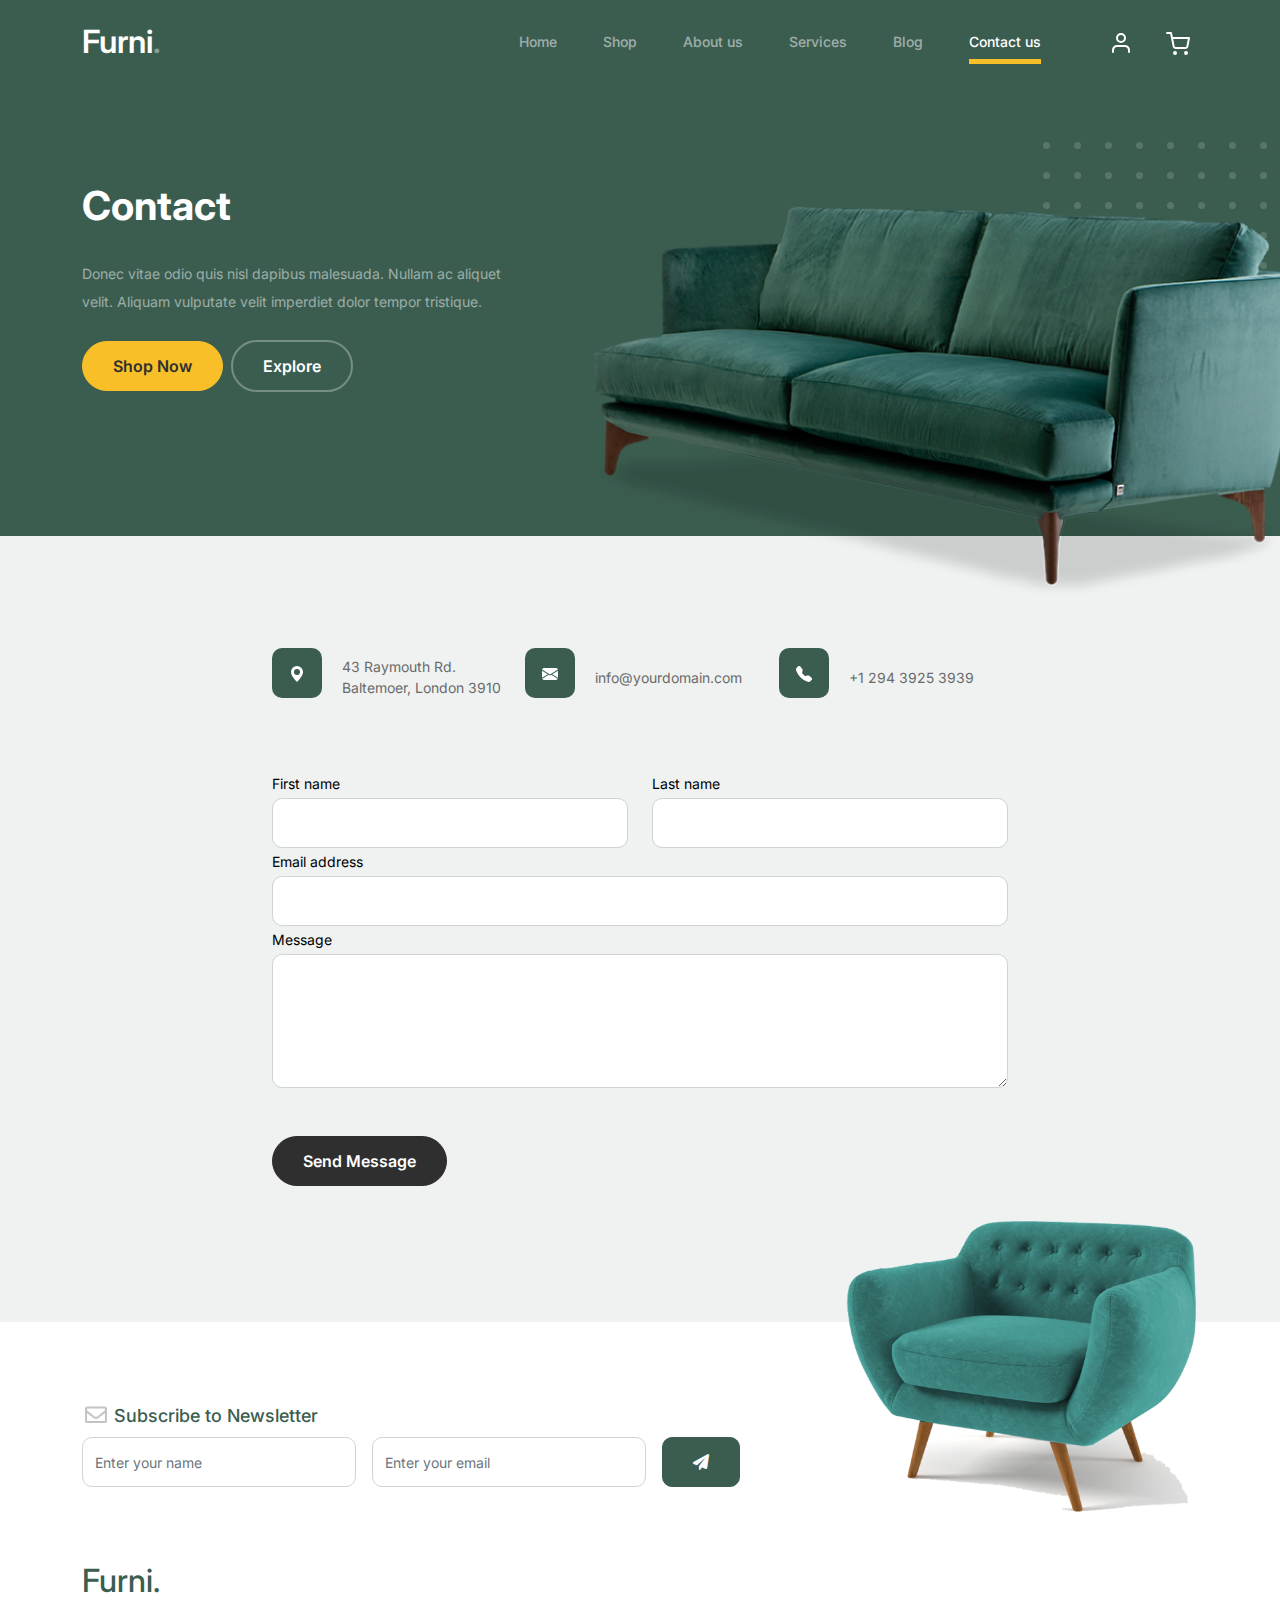
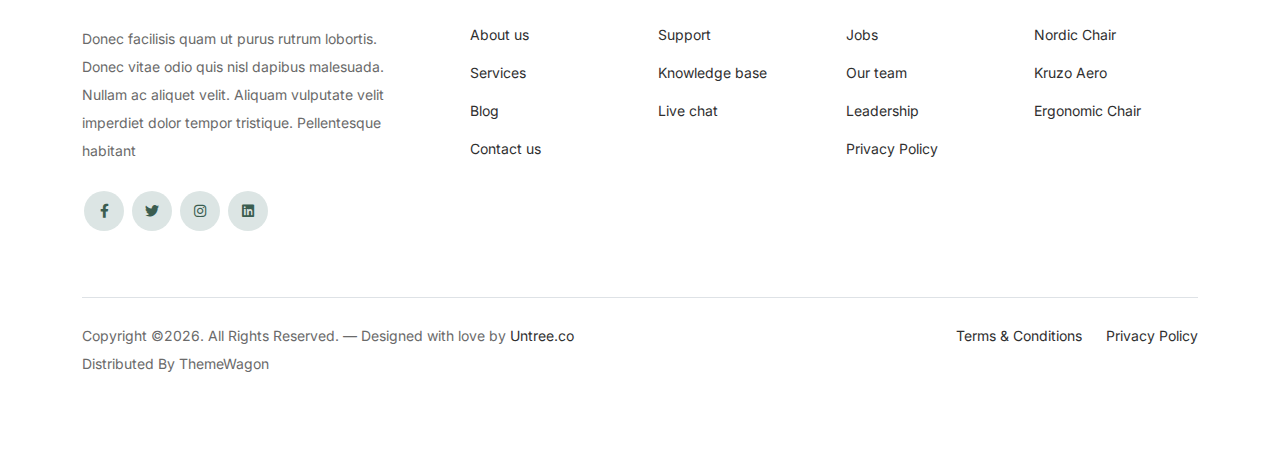
<file: Lifetree_ecommerce/furni-1.0.0/contact.html>
<!-- /*
* Bootstrap 5
* Template Name: Furni
* Template Author: Untree.co
* Template URI: https://untree.co/
* License: https://creativecommons.org/licenses/by/3.0/
*/ -->
<!doctype html>
<html lang="en">
<head>
  <meta charset="utf-8">
  <meta name="viewport" content="width=device-width, initial-scale=1, shrink-to-fit=no">
  <meta name="author" content="Untree.co">
  <link rel="shortcut icon" href="favicon.png">

  <meta name="description" content="" />
  <meta name="keywords" content="bootstrap, bootstrap4" />

		<!-- Bootstrap CSS -->
		<link href="css/bootstrap.min.css" rel="stylesheet">
		<link href="https://cdnjs.cloudflare.com/ajax/libs/font-awesome/6.0.0-beta3/css/all.min.css" rel="stylesheet">
		<link href="css/tiny-slider.css" rel="stylesheet">
		<link href="css/style.css" rel="stylesheet">
		<title>Furni Free Bootstrap 5 Template for Furniture and Interior Design Websites by Untree.co </title>
	</head>

	<body>

		<!-- Start Header/Navigation -->
		<nav class="custom-navbar navbar navbar navbar-expand-md navbar-dark bg-dark" arial-label="Furni navigation bar">

			<div class="container">
				<a class="navbar-brand" href="index.html">Furni<span>.</span></a>

				<button class="navbar-toggler" type="button" data-bs-toggle="collapse" data-bs-target="#navbarsFurni" aria-controls="navbarsFurni" aria-expanded="false" aria-label="Toggle navigation">
					<span class="navbar-toggler-icon"></span>
				</button>

				<div class="collapse navbar-collapse" id="navbarsFurni">
					<ul class="custom-navbar-nav navbar-nav ms-auto mb-2 mb-md-0">
						<li class="nav-item">
							<a class="nav-link" href="index.html">Home</a>
						</li>
						<li><a class="nav-link" href="shop.html">Shop</a></li>
						<li><a class="nav-link" href="about.html">About us</a></li>
						<li><a class="nav-link" href="services.html">Services</a></li>
						<li><a class="nav-link" href="blog.html">Blog</a></li>
						<li class="active"><a class="nav-link" href="contact.html">Contact us</a></li>
					</ul>

					<ul class="custom-navbar-cta navbar-nav mb-2 mb-md-0 ms-5">
						<li><a class="nav-link" href="#"><img src="images/user.svg"></a></li>
						<li><a class="nav-link" href="cart.html"><img src="images/cart.svg"></a></li>
					</ul>
				</div>
			</div>
				
		</nav>
		<!-- End Header/Navigation -->

		<!-- Start Hero Section -->
			<div class="hero">
				<div class="container">
					<div class="row justify-content-between">
						<div class="col-lg-5">
							<div class="intro-excerpt">
								<h1>Contact</h1>
								<p class="mb-4">Donec vitae odio quis nisl dapibus malesuada. Nullam ac aliquet velit. Aliquam vulputate velit imperdiet dolor tempor tristique.</p>
								<p><a href="" class="btn btn-secondary me-2">Shop Now</a><a href="#" class="btn btn-white-outline">Explore</a></p>
							</div>
						</div>
						<div class="col-lg-7">
							<div class="hero-img-wrap">
								<img src="images/couch.png" class="img-fluid">
							</div>
						</div>
					</div>
				</div>
			</div>
		<!-- End Hero Section -->

		
		<!-- Start Contact Form -->
		<div class="untree_co-section">
      <div class="container">

        <div class="block">
          <div class="row justify-content-center">


            <div class="col-md-8 col-lg-8 pb-4">


              <div class="row mb-5">
                <div class="col-lg-4">
                  <div  class="service no-shadow align-items-center link horizontal d-flex active" data-aos="fade-left" data-aos-delay="0">
                    <div class="service-icon color-1 mb-4">
                      <svg xmlns="http://www.w3.org/2000/svg" width="16" height="16" fill="currentColor" class="bi bi-geo-alt-fill" viewBox="0 0 16 16">
                        <path d="M8 16s6-5.686 6-10A6 6 0 0 0 2 6c0 4.314 6 10 6 10zm0-7a3 3 0 1 1 0-6 3 3 0 0 1 0 6z"/>
                      </svg>
                    </div> <!-- /.icon -->
                    <div class="service-contents">
                      <p>43 Raymouth Rd. Baltemoer, London 3910</p>
                    </div> <!-- /.service-contents-->
                  </div> <!-- /.service -->
                </div>

                <div class="col-lg-4">
                  <div  class="service no-shadow align-items-center link horizontal d-flex active" data-aos="fade-left" data-aos-delay="0">
                    <div class="service-icon color-1 mb-4">
                      <svg xmlns="http://www.w3.org/2000/svg" width="16" height="16" fill="currentColor" class="bi bi-envelope-fill" viewBox="0 0 16 16">
                        <path d="M.05 3.555A2 2 0 0 1 2 2h12a2 2 0 0 1 1.95 1.555L8 8.414.05 3.555zM0 4.697v7.104l5.803-3.558L0 4.697zM6.761 8.83l-6.57 4.027A2 2 0 0 0 2 14h12a2 2 0 0 0 1.808-1.144l-6.57-4.027L8 9.586l-1.239-.757zm3.436-.586L16 11.801V4.697l-5.803 3.546z"/>
                      </svg>
                    </div> <!-- /.icon -->
                    <div class="service-contents">
                      <p>info@yourdomain.com</p>
                    </div> <!-- /.service-contents-->
                  </div> <!-- /.service -->
                </div>

                <div class="col-lg-4">
                  <div  class="service no-shadow align-items-center link horizontal d-flex active" data-aos="fade-left" data-aos-delay="0">
                    <div class="service-icon color-1 mb-4">
                      <svg xmlns="http://www.w3.org/2000/svg" width="16" height="16" fill="currentColor" class="bi bi-telephone-fill" viewBox="0 0 16 16">
                        <path fill-rule="evenodd" d="M1.885.511a1.745 1.745 0 0 1 2.61.163L6.29 2.98c.329.423.445.974.315 1.494l-.547 2.19a.678.678 0 0 0 .178.643l2.457 2.457a.678.678 0 0 0 .644.178l2.189-.547a1.745 1.745 0 0 1 1.494.315l2.306 1.794c.829.645.905 1.87.163 2.611l-1.034 1.034c-.74.74-1.846 1.065-2.877.702a18.634 18.634 0 0 1-7.01-4.42 18.634 18.634 0 0 1-4.42-7.009c-.362-1.03-.037-2.137.703-2.877L1.885.511z"/>
                      </svg>
                    </div> <!-- /.icon -->
                    <div class="service-contents">
                      <p>+1 294 3925 3939</p>
                    </div> <!-- /.service-contents-->
                  </div> <!-- /.service -->
                </div>
              </div>

              <form>
                <div class="row">
                  <div class="col-6">
                    <div class="form-group">
                      <label class="text-black" for="fname">First name</label>
                      <input type="text" class="form-control" id="fname">
                    </div>
                  </div>
                  <div class="col-6">
                    <div class="form-group">
                      <label class="text-black" for="lname">Last name</label>
                      <input type="text" class="form-control" id="lname">
                    </div>
                  </div>
                </div>
                <div class="form-group">
                  <label class="text-black" for="email">Email address</label>
                  <input type="email" class="form-control" id="email">
                </div>

                <div class="form-group mb-5">
                  <label class="text-black" for="message">Message</label>
                  <textarea name="" class="form-control" id="message" cols="30" rows="5"></textarea>
                </div>

                <button type="submit" class="btn btn-primary-hover-outline">Send Message</button>
              </form>

            </div>

          </div>

        </div>

      </div>


    </div>
  </div>

  <!-- End Contact Form -->

		

		<!-- Start Footer Section -->
		<footer class="footer-section">
			<div class="container relative">

				<div class="sofa-img">
					<img src="images/sofa.png" alt="Image" class="img-fluid">
				</div>

				<div class="row">
					<div class="col-lg-8">
						<div class="subscription-form">
							<h3 class="d-flex align-items-center"><span class="me-1"><img src="images/envelope-outline.svg" alt="Image" class="img-fluid"></span><span>Subscribe to Newsletter</span></h3>

							<form action="#" class="row g-3">
								<div class="col-auto">
									<input type="text" class="form-control" placeholder="Enter your name">
								</div>
								<div class="col-auto">
									<input type="email" class="form-control" placeholder="Enter your email">
								</div>
								<div class="col-auto">
									<button class="btn btn-primary">
										<span class="fa fa-paper-plane"></span>
									</button>
								</div>
							</form>

						</div>
					</div>
				</div>

				<div class="row g-5 mb-5">
					<div class="col-lg-4">
						<div class="mb-4 footer-logo-wrap"><a href="#" class="footer-logo">Furni<span>.</span></a></div>
						<p class="mb-4">Donec facilisis quam ut purus rutrum lobortis. Donec vitae odio quis nisl dapibus malesuada. Nullam ac aliquet velit. Aliquam vulputate velit imperdiet dolor tempor tristique. Pellentesque habitant</p>

						<ul class="list-unstyled custom-social">
							<li><a href="#"><span class="fa fa-brands fa-facebook-f"></span></a></li>
							<li><a href="#"><span class="fa fa-brands fa-twitter"></span></a></li>
							<li><a href="#"><span class="fa fa-brands fa-instagram"></span></a></li>
							<li><a href="#"><span class="fa fa-brands fa-linkedin"></span></a></li>
						</ul>
					</div>

					<div class="col-lg-8">
						<div class="row links-wrap">
							<div class="col-6 col-sm-6 col-md-3">
								<ul class="list-unstyled">
									<li><a href="#">About us</a></li>
									<li><a href="#">Services</a></li>
									<li><a href="#">Blog</a></li>
									<li><a href="#">Contact us</a></li>
								</ul>
							</div>

							<div class="col-6 col-sm-6 col-md-3">
								<ul class="list-unstyled">
									<li><a href="#">Support</a></li>
									<li><a href="#">Knowledge base</a></li>
									<li><a href="#">Live chat</a></li>
								</ul>
							</div>

							<div class="col-6 col-sm-6 col-md-3">
								<ul class="list-unstyled">
									<li><a href="#">Jobs</a></li>
									<li><a href="#">Our team</a></li>
									<li><a href="#">Leadership</a></li>
									<li><a href="#">Privacy Policy</a></li>
								</ul>
							</div>

							<div class="col-6 col-sm-6 col-md-3">
								<ul class="list-unstyled">
									<li><a href="#">Nordic Chair</a></li>
									<li><a href="#">Kruzo Aero</a></li>
									<li><a href="#">Ergonomic Chair</a></li>
								</ul>
							</div>
						</div>
					</div>

				</div>

				<div class="border-top copyright">
					<div class="row pt-4">
						<div class="col-lg-6">
							<p class="mb-2 text-center text-lg-start">Copyright &copy;<script>document.write(new Date().getFullYear());</script>. All Rights Reserved. &mdash; Designed with love by <a href="https://untree.co">Untree.co</a> Distributed By <a hreff="https://themewagon.com">ThemeWagon</a>  <!-- License information: https://untree.co/license/ -->
            </p>
						</div>

						<div class="col-lg-6 text-center text-lg-end">
							<ul class="list-unstyled d-inline-flex ms-auto">
								<li class="me-4"><a href="#">Terms &amp; Conditions</a></li>
								<li><a href="#">Privacy Policy</a></li>
							</ul>
						</div>

					</div>
				</div>

			</div>
		</footer>
		<!-- End Footer Section -->	


		<script src="js/bootstrap.bundle.min.js"></script>
		<script src="js/tiny-slider.js"></script>
		<script src="js/custom.js"></script>
	</body>

</html>
</file>
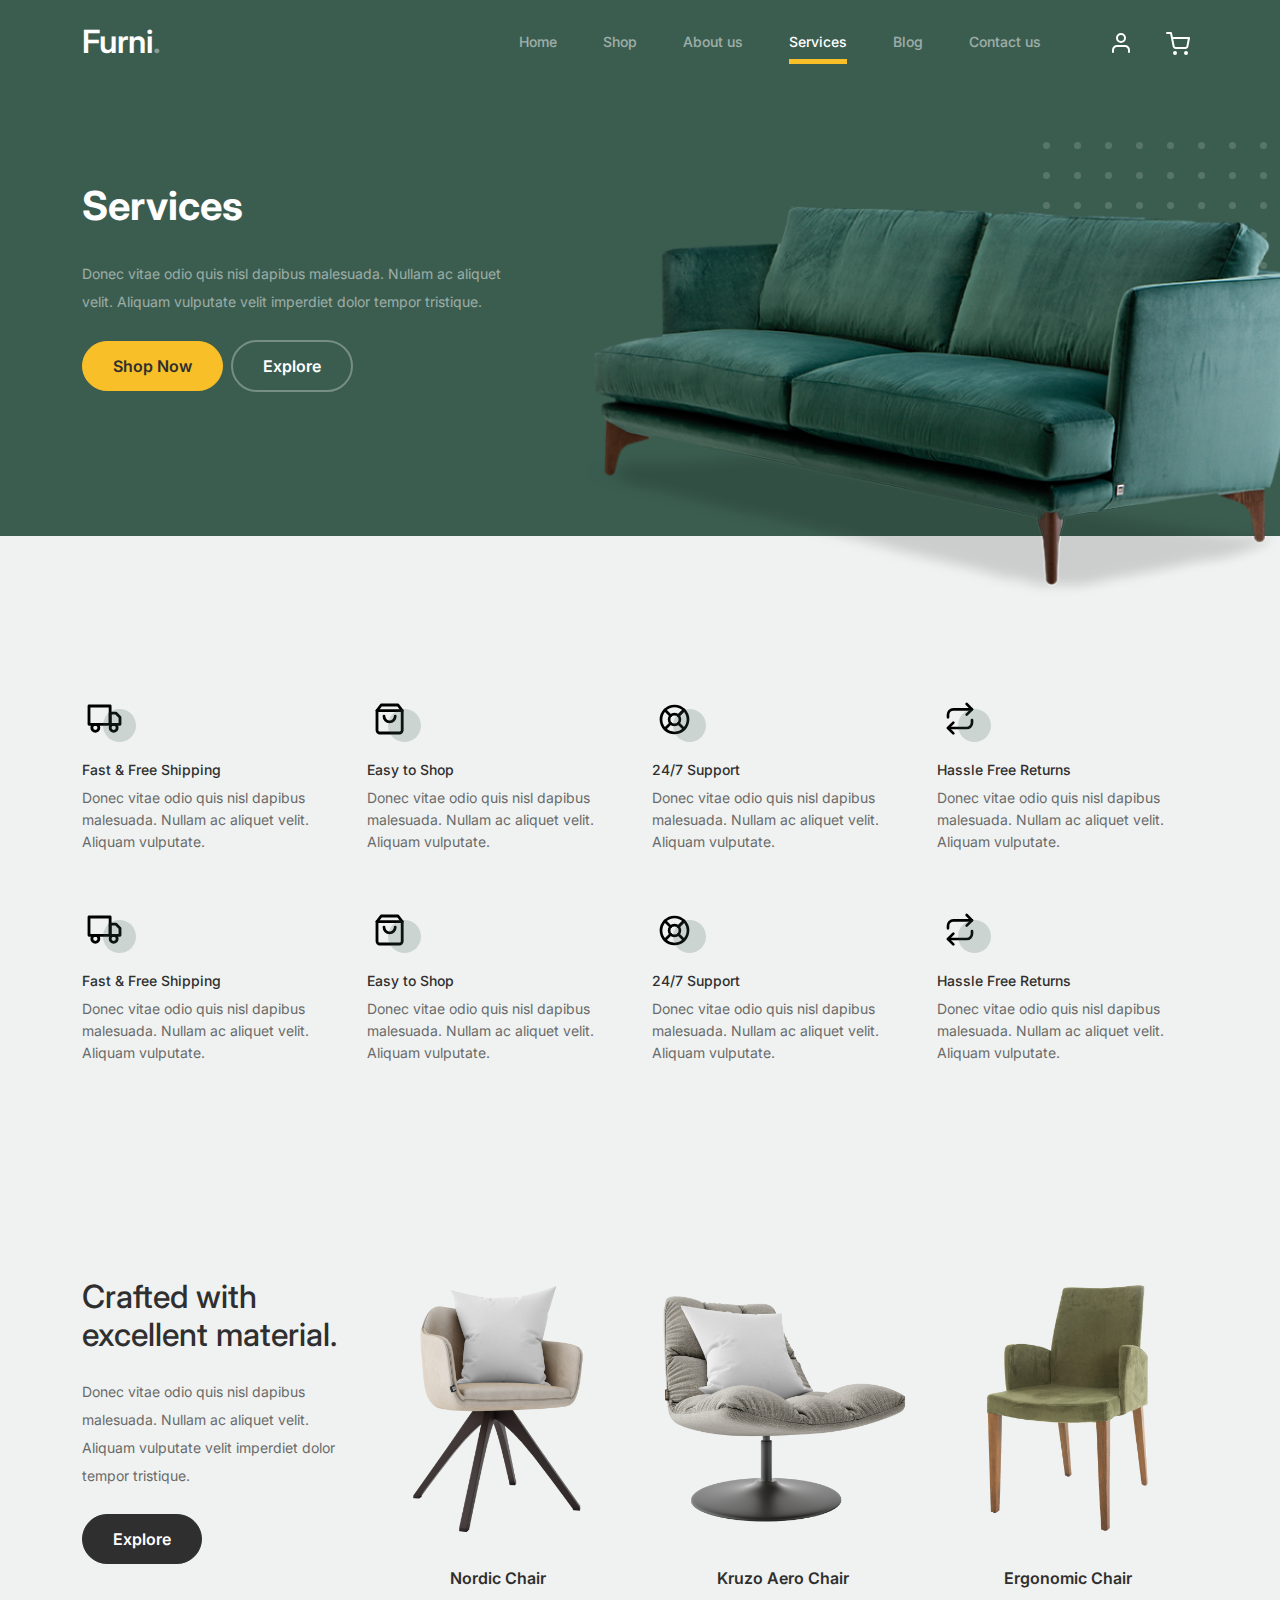
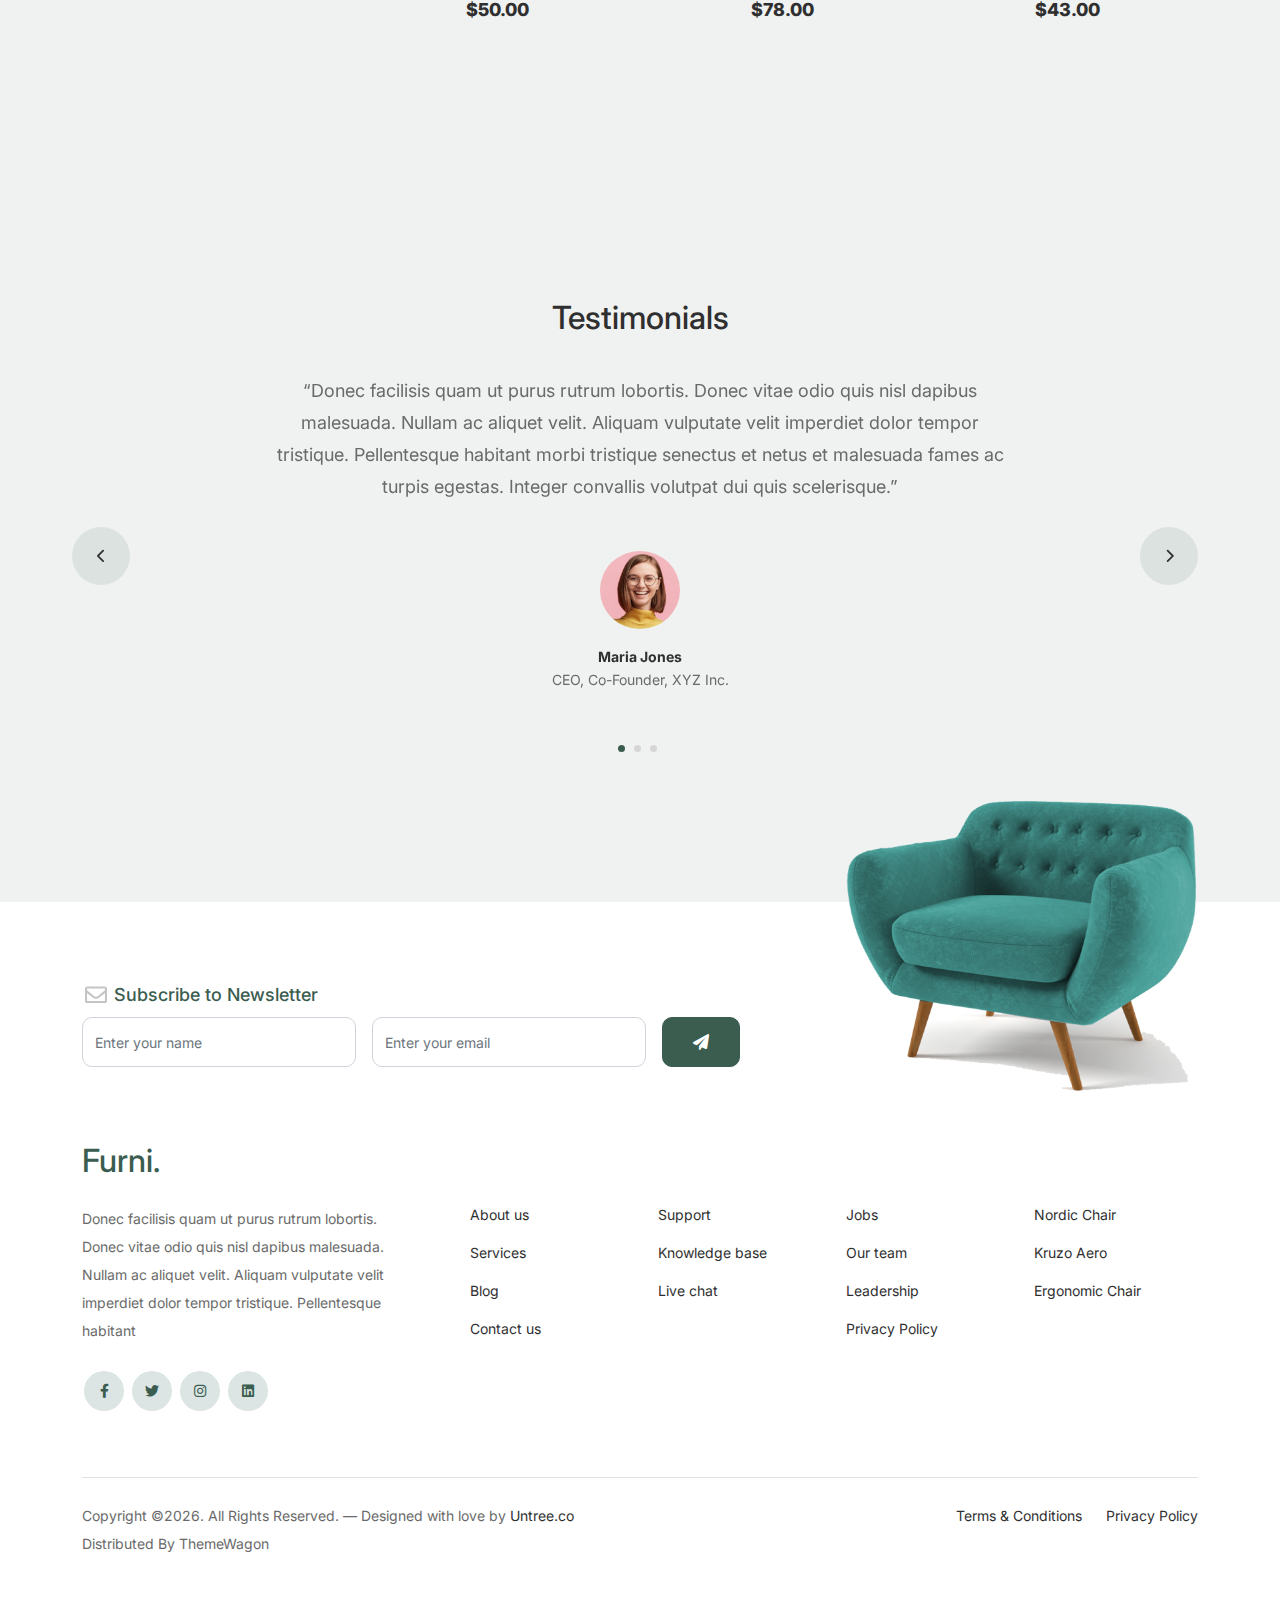
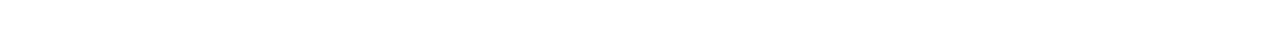
<file: Lifetree_ecommerce/furni-1.0.0/services.html>
<!-- /*
* Bootstrap 5
* Template Name: Furni
* Template Author: Untree.co
* Template URI: https://untree.co/
* License: https://creativecommons.org/licenses/by/3.0/
*/ -->
<!doctype html>
<html lang="en">
<head>
  <meta charset="utf-8">
  <meta name="viewport" content="width=device-width, initial-scale=1, shrink-to-fit=no">
  <meta name="author" content="Untree.co">
  <link rel="shortcut icon" href="favicon.png">

  <meta name="description" content="" />
  <meta name="keywords" content="bootstrap, bootstrap4" />

		<!-- Bootstrap CSS -->
		<link href="css/bootstrap.min.css" rel="stylesheet">
		<link href="https://cdnjs.cloudflare.com/ajax/libs/font-awesome/6.0.0-beta3/css/all.min.css" rel="stylesheet">
		<link href="css/tiny-slider.css" rel="stylesheet">
		<link href="css/style.css" rel="stylesheet">
		<title>Furni Free Bootstrap 5 Template for Furniture and Interior Design Websites by Untree.co </title>
	</head>

	<body>

		<!-- Start Header/Navigation -->
		<nav class="custom-navbar navbar navbar navbar-expand-md navbar-dark bg-dark" arial-label="Furni navigation bar">

			<div class="container">
				<a class="navbar-brand" href="index.html">Furni<span>.</span></a>

				<button class="navbar-toggler" type="button" data-bs-toggle="collapse" data-bs-target="#navbarsFurni" aria-controls="navbarsFurni" aria-expanded="false" aria-label="Toggle navigation">
					<span class="navbar-toggler-icon"></span>
				</button>

				<div class="collapse navbar-collapse" id="navbarsFurni">
					<ul class="custom-navbar-nav navbar-nav ms-auto mb-2 mb-md-0">
						<li class="nav-item">
							<a class="nav-link" href="index.html">Home</a>
						</li>
						<li><a class="nav-link" href="shop.html">Shop</a></li>
						<li><a class="nav-link" href="about.html">About us</a></li>
						<li class="active"><a class="nav-link" href="services.html">Services</a></li>
						<li><a class="nav-link" href="blog.html">Blog</a></li>
						<li><a class="nav-link" href="contact.html">Contact us</a></li>
					</ul>

					<ul class="custom-navbar-cta navbar-nav mb-2 mb-md-0 ms-5">
						<li><a class="nav-link" href="#"><img src="images/user.svg"></a></li>
						<li><a class="nav-link" href="cart.html"><img src="images/cart.svg"></a></li>
					</ul>
				</div>
			</div>
				
		</nav>
		<!-- End Header/Navigation -->

		<!-- Start Hero Section -->
			<div class="hero">
				<div class="container">
					<div class="row justify-content-between">
						<div class="col-lg-5">
							<div class="intro-excerpt">
								<h1>Services</h1>
								<p class="mb-4">Donec vitae odio quis nisl dapibus malesuada. Nullam ac aliquet velit. Aliquam vulputate velit imperdiet dolor tempor tristique.</p>
								<p><a href="" class="btn btn-secondary me-2">Shop Now</a><a href="#" class="btn btn-white-outline">Explore</a></p>
							</div>
						</div>
						<div class="col-lg-7">
							<div class="hero-img-wrap">
								<img src="images/couch.png" class="img-fluid">
							</div>
						</div>
					</div>
				</div>
			</div>
		<!-- End Hero Section -->

		

		<!-- Start Why Choose Us Section -->
		<div class="why-choose-section">
			<div class="container">
				
				
				<div class="row my-5">
					<div class="col-6 col-md-6 col-lg-3 mb-4">
						<div class="feature">
							<div class="icon">
								<img src="images/truck.svg" alt="Image" class="imf-fluid">
							</div>
							<h3>Fast &amp; Free Shipping</h3>
							<p>Donec vitae odio quis nisl dapibus malesuada. Nullam ac aliquet velit. Aliquam vulputate.</p>
						</div>
					</div>

					<div class="col-6 col-md-6 col-lg-3 mb-4">
						<div class="feature">
							<div class="icon">
								<img src="images/bag.svg" alt="Image" class="imf-fluid">
							</div>
							<h3>Easy to Shop</h3>
							<p>Donec vitae odio quis nisl dapibus malesuada. Nullam ac aliquet velit. Aliquam vulputate.</p>
						</div>
					</div>

					<div class="col-6 col-md-6 col-lg-3 mb-4">
						<div class="feature">
							<div class="icon">
								<img src="images/support.svg" alt="Image" class="imf-fluid">
							</div>
							<h3>24/7 Support</h3>
							<p>Donec vitae odio quis nisl dapibus malesuada. Nullam ac aliquet velit. Aliquam vulputate.</p>
						</div>
					</div>

					<div class="col-6 col-md-6 col-lg-3 mb-4">
						<div class="feature">
							<div class="icon">
								<img src="images/return.svg" alt="Image" class="imf-fluid">
							</div>
							<h3>Hassle Free Returns</h3>
							<p>Donec vitae odio quis nisl dapibus malesuada. Nullam ac aliquet velit. Aliquam vulputate.</p>
						</div>
					</div>

					<div class="col-6 col-md-6 col-lg-3 mb-4">
						<div class="feature">
							<div class="icon">
								<img src="images/truck.svg" alt="Image" class="imf-fluid">
							</div>
							<h3>Fast &amp; Free Shipping</h3>
							<p>Donec vitae odio quis nisl dapibus malesuada. Nullam ac aliquet velit. Aliquam vulputate.</p>
						</div>
					</div>

					<div class="col-6 col-md-6 col-lg-3 mb-4">
						<div class="feature">
							<div class="icon">
								<img src="images/bag.svg" alt="Image" class="imf-fluid">
							</div>
							<h3>Easy to Shop</h3>
							<p>Donec vitae odio quis nisl dapibus malesuada. Nullam ac aliquet velit. Aliquam vulputate.</p>
						</div>
					</div>

					<div class="col-6 col-md-6 col-lg-3 mb-4">
						<div class="feature">
							<div class="icon">
								<img src="images/support.svg" alt="Image" class="imf-fluid">
							</div>
							<h3>24/7 Support</h3>
							<p>Donec vitae odio quis nisl dapibus malesuada. Nullam ac aliquet velit. Aliquam vulputate.</p>
						</div>
					</div>

					<div class="col-6 col-md-6 col-lg-3 mb-4">
						<div class="feature">
							<div class="icon">
								<img src="images/return.svg" alt="Image" class="imf-fluid">
							</div>
							<h3>Hassle Free Returns</h3>
							<p>Donec vitae odio quis nisl dapibus malesuada. Nullam ac aliquet velit. Aliquam vulputate.</p>
						</div>
					</div>

				</div>
			
			</div>
		</div>
		<!-- End Why Choose Us Section -->

		<!-- Start Product Section -->
		<div class="product-section pt-0">
			<div class="container">
				<div class="row">

					<!-- Start Column 1 -->
					<div class="col-md-12 col-lg-3 mb-5 mb-lg-0">
						<h2 class="mb-4 section-title">Crafted with excellent material.</h2>
						<p class="mb-4">Donec vitae odio quis nisl dapibus malesuada. Nullam ac aliquet velit. Aliquam vulputate velit imperdiet dolor tempor tristique. </p>
						<p><a href="#" class="btn">Explore</a></p>
					</div> 
					<!-- End Column 1 -->

					<!-- Start Column 2 -->
					<div class="col-12 col-md-4 col-lg-3 mb-5 mb-md-0">
						<a class="product-item" href="#">
							<img src="images/product-1.png" class="img-fluid product-thumbnail">
							<h3 class="product-title">Nordic Chair</h3>
							<strong class="product-price">$50.00</strong>

							<span class="icon-cross">
								<img src="images/cross.svg" class="img-fluid">
							</span>
						</a>
					</div> 
					<!-- End Column 2 -->

					<!-- Start Column 3 -->
					<div class="col-12 col-md-4 col-lg-3 mb-5 mb-md-0">
						<a class="product-item" href="#">
							<img src="images/product-2.png" class="img-fluid product-thumbnail">
							<h3 class="product-title">Kruzo Aero Chair</h3>
							<strong class="product-price">$78.00</strong>

							<span class="icon-cross">
								<img src="images/cross.svg" class="img-fluid">
							</span>
						</a>
					</div>
					<!-- End Column 3 -->

					<!-- Start Column 4 -->
					<div class="col-12 col-md-4 col-lg-3 mb-5 mb-md-0">
						<a class="product-item" href="#">
							<img src="images/product-3.png" class="img-fluid product-thumbnail">
							<h3 class="product-title">Ergonomic Chair</h3>
							<strong class="product-price">$43.00</strong>

							<span class="icon-cross">
								<img src="images/cross.svg" class="img-fluid">
							</span>
						</a>
					</div>
					<!-- End Column 4 -->

				</div>
			</div>
		</div>
		<!-- End Product Section -->

		

		<!-- Start Testimonial Slider -->
		<div class="testimonial-section before-footer-section">
			<div class="container">
				<div class="row">
					<div class="col-lg-7 mx-auto text-center">
						<h2 class="section-title">Testimonials</h2>
					</div>
				</div>

				<div class="row justify-content-center">
					<div class="col-lg-12">
						<div class="testimonial-slider-wrap text-center">

							<div id="testimonial-nav">
								<span class="prev" data-controls="prev"><span class="fa fa-chevron-left"></span></span>
								<span class="next" data-controls="next"><span class="fa fa-chevron-right"></span></span>
							</div>

							<div class="testimonial-slider">
								
								<div class="item">
									<div class="row justify-content-center">
										<div class="col-lg-8 mx-auto">

											<div class="testimonial-block text-center">
												<blockquote class="mb-5">
													<p>&ldquo;Donec facilisis quam ut purus rutrum lobortis. Donec vitae odio quis nisl dapibus malesuada. Nullam ac aliquet velit. Aliquam vulputate velit imperdiet dolor tempor tristique. Pellentesque habitant morbi tristique senectus et netus et malesuada fames ac turpis egestas. Integer convallis volutpat dui quis scelerisque.&rdquo;</p>
												</blockquote>

												<div class="author-info">
													<div class="author-pic">
														<img src="images/person-1.png" alt="Maria Jones" class="img-fluid">
													</div>
													<h3 class="font-weight-bold">Maria Jones</h3>
													<span class="position d-block mb-3">CEO, Co-Founder, XYZ Inc.</span>
												</div>
											</div>

										</div>
									</div>
								</div> 
								<!-- END item -->

								<div class="item">
									<div class="row justify-content-center">
										<div class="col-lg-8 mx-auto">

											<div class="testimonial-block text-center">
												<blockquote class="mb-5">
													<p>&ldquo;Donec facilisis quam ut purus rutrum lobortis. Donec vitae odio quis nisl dapibus malesuada. Nullam ac aliquet velit. Aliquam vulputate velit imperdiet dolor tempor tristique. Pellentesque habitant morbi tristique senectus et netus et malesuada fames ac turpis egestas. Integer convallis volutpat dui quis scelerisque.&rdquo;</p>
												</blockquote>

												<div class="author-info">
													<div class="author-pic">
														<img src="images/person-1.png" alt="Maria Jones" class="img-fluid">
													</div>
													<h3 class="font-weight-bold">Maria Jones</h3>
													<span class="position d-block mb-3">CEO, Co-Founder, XYZ Inc.</span>
												</div>
											</div>

										</div>
									</div>
								</div> 
								<!-- END item -->

								<div class="item">
									<div class="row justify-content-center">
										<div class="col-lg-8 mx-auto">

											<div class="testimonial-block text-center">
												<blockquote class="mb-5">
													<p>&ldquo;Donec facilisis quam ut purus rutrum lobortis. Donec vitae odio quis nisl dapibus malesuada. Nullam ac aliquet velit. Aliquam vulputate velit imperdiet dolor tempor tristique. Pellentesque habitant morbi tristique senectus et netus et malesuada fames ac turpis egestas. Integer convallis volutpat dui quis scelerisque.&rdquo;</p>
												</blockquote>

												<div class="author-info">
													<div class="author-pic">
														<img src="images/person-1.png" alt="Maria Jones" class="img-fluid">
													</div>
													<h3 class="font-weight-bold">Maria Jones</h3>
													<span class="position d-block mb-3">CEO, Co-Founder, XYZ Inc.</span>
												</div>
											</div>

										</div>
									</div>
								</div> 
								<!-- END item -->

							</div>

						</div>
					</div>
				</div>
			</div>
		</div>
		<!-- End Testimonial Slider -->

		

		<!-- Start Footer Section -->
		<footer class="footer-section">
			<div class="container relative">

				<div class="sofa-img">
					<img src="images/sofa.png" alt="Image" class="img-fluid">
				</div>

				<div class="row">
					<div class="col-lg-8">
						<div class="subscription-form">
							<h3 class="d-flex align-items-center"><span class="me-1"><img src="images/envelope-outline.svg" alt="Image" class="img-fluid"></span><span>Subscribe to Newsletter</span></h3>

							<form action="#" class="row g-3">
								<div class="col-auto">
									<input type="text" class="form-control" placeholder="Enter your name">
								</div>
								<div class="col-auto">
									<input type="email" class="form-control" placeholder="Enter your email">
								</div>
								<div class="col-auto">
									<button class="btn btn-primary">
										<span class="fa fa-paper-plane"></span>
									</button>
								</div>
							</form>

						</div>
					</div>
				</div>

				<div class="row g-5 mb-5">
					<div class="col-lg-4">
						<div class="mb-4 footer-logo-wrap"><a href="#" class="footer-logo">Furni<span>.</span></a></div>
						<p class="mb-4">Donec facilisis quam ut purus rutrum lobortis. Donec vitae odio quis nisl dapibus malesuada. Nullam ac aliquet velit. Aliquam vulputate velit imperdiet dolor tempor tristique. Pellentesque habitant</p>

						<ul class="list-unstyled custom-social">
							<li><a href="#"><span class="fa fa-brands fa-facebook-f"></span></a></li>
							<li><a href="#"><span class="fa fa-brands fa-twitter"></span></a></li>
							<li><a href="#"><span class="fa fa-brands fa-instagram"></span></a></li>
							<li><a href="#"><span class="fa fa-brands fa-linkedin"></span></a></li>
						</ul>
					</div>

					<div class="col-lg-8">
						<div class="row links-wrap">
							<div class="col-6 col-sm-6 col-md-3">
								<ul class="list-unstyled">
									<li><a href="#">About us</a></li>
									<li><a href="#">Services</a></li>
									<li><a href="#">Blog</a></li>
									<li><a href="#">Contact us</a></li>
								</ul>
							</div>

							<div class="col-6 col-sm-6 col-md-3">
								<ul class="list-unstyled">
									<li><a href="#">Support</a></li>
									<li><a href="#">Knowledge base</a></li>
									<li><a href="#">Live chat</a></li>
								</ul>
							</div>

							<div class="col-6 col-sm-6 col-md-3">
								<ul class="list-unstyled">
									<li><a href="#">Jobs</a></li>
									<li><a href="#">Our team</a></li>
									<li><a href="#">Leadership</a></li>
									<li><a href="#">Privacy Policy</a></li>
								</ul>
							</div>

							<div class="col-6 col-sm-6 col-md-3">
								<ul class="list-unstyled">
									<li><a href="#">Nordic Chair</a></li>
									<li><a href="#">Kruzo Aero</a></li>
									<li><a href="#">Ergonomic Chair</a></li>
								</ul>
							</div>
						</div>
					</div>

				</div>

				<div class="border-top copyright">
					<div class="row pt-4">
						<div class="col-lg-6">
							<p class="mb-2 text-center text-lg-start">Copyright &copy;<script>document.write(new Date().getFullYear());</script>. All Rights Reserved. &mdash; Designed with love by <a href="https://untree.co">Untree.co</a> Distributed By <a hreff="https://themewagon.com">ThemeWagon</a> <!-- License information: https://untree.co/license/ -->
            </p>
						</div>

						<div class="col-lg-6 text-center text-lg-end">
							<ul class="list-unstyled d-inline-flex ms-auto">
								<li class="me-4"><a href="#">Terms &amp; Conditions</a></li>
								<li><a href="#">Privacy Policy</a></li>
							</ul>
						</div>

					</div>
				</div>

			</div>
		</footer>
		<!-- End Footer Section -->	


		<script src="js/bootstrap.bundle.min.js"></script>
		<script src="js/tiny-slider.js"></script>
		<script src="js/custom.js"></script>
	</body>

</html>
</file>
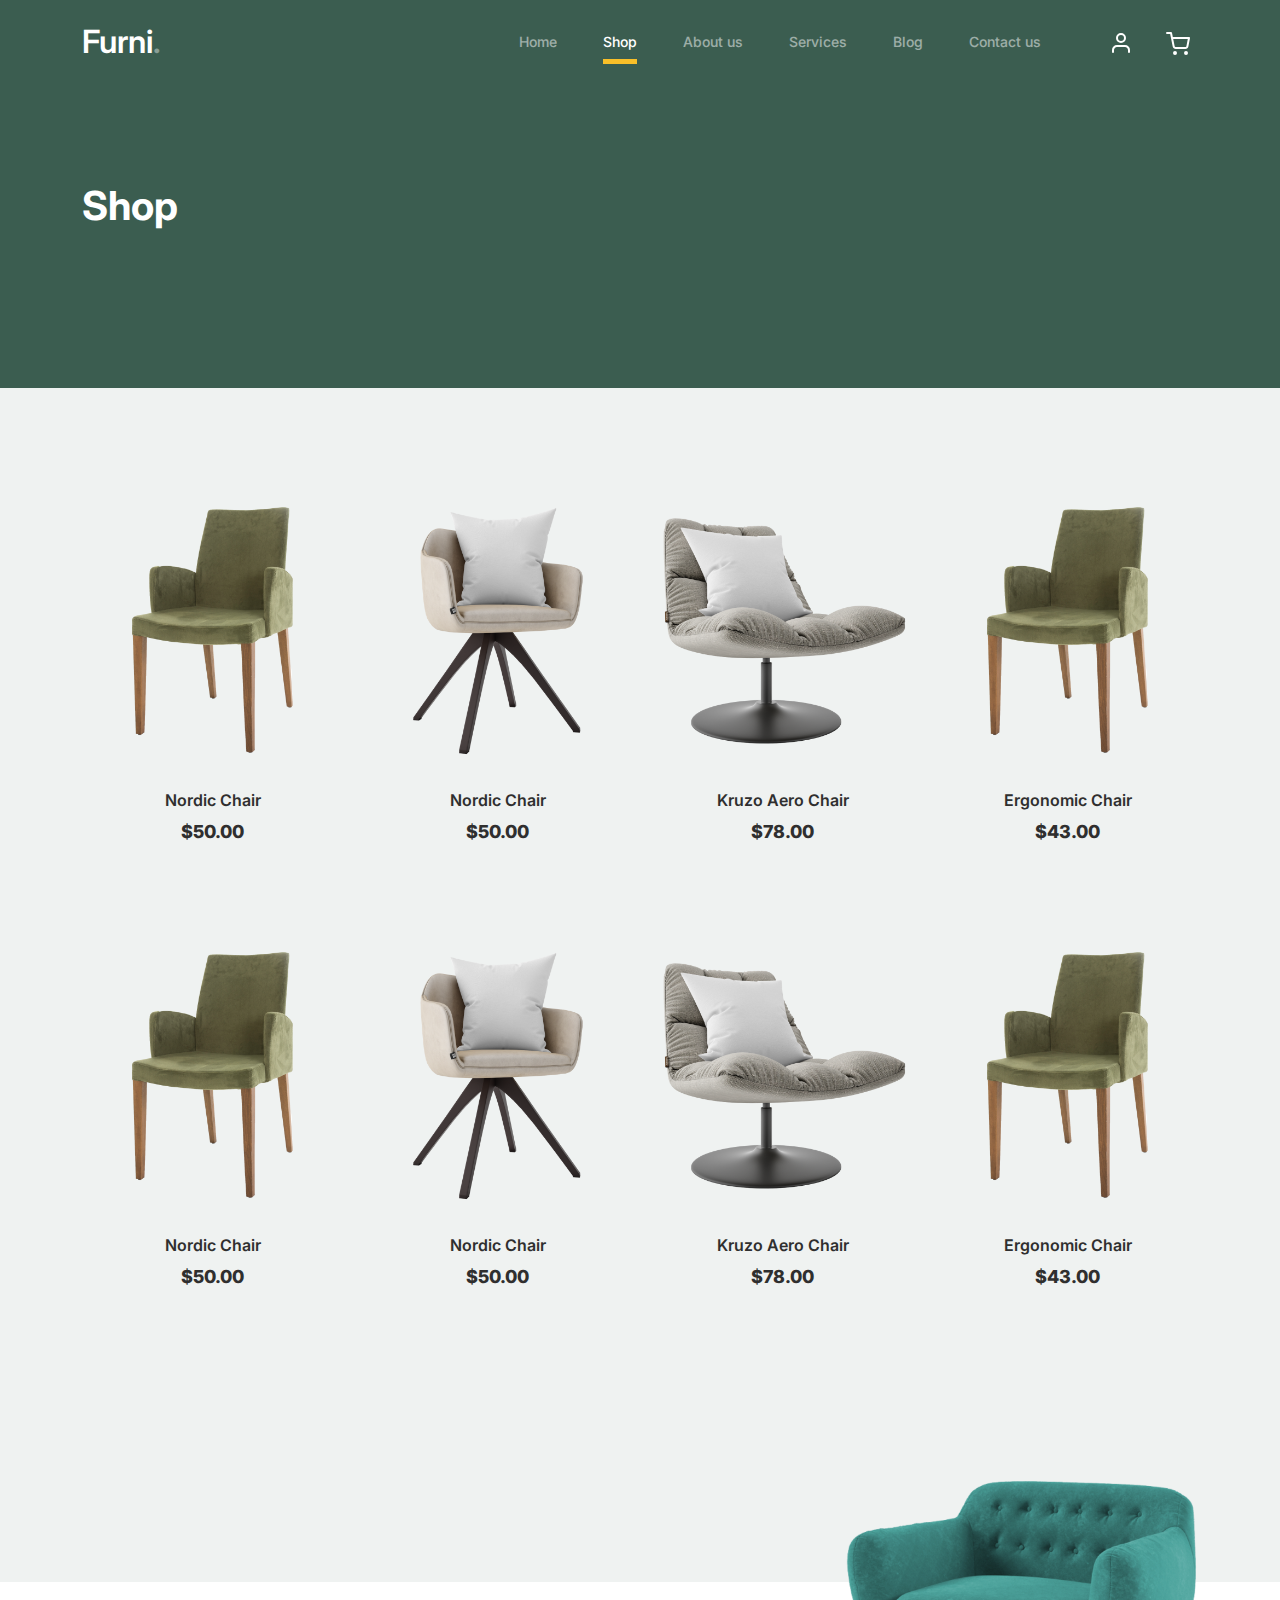
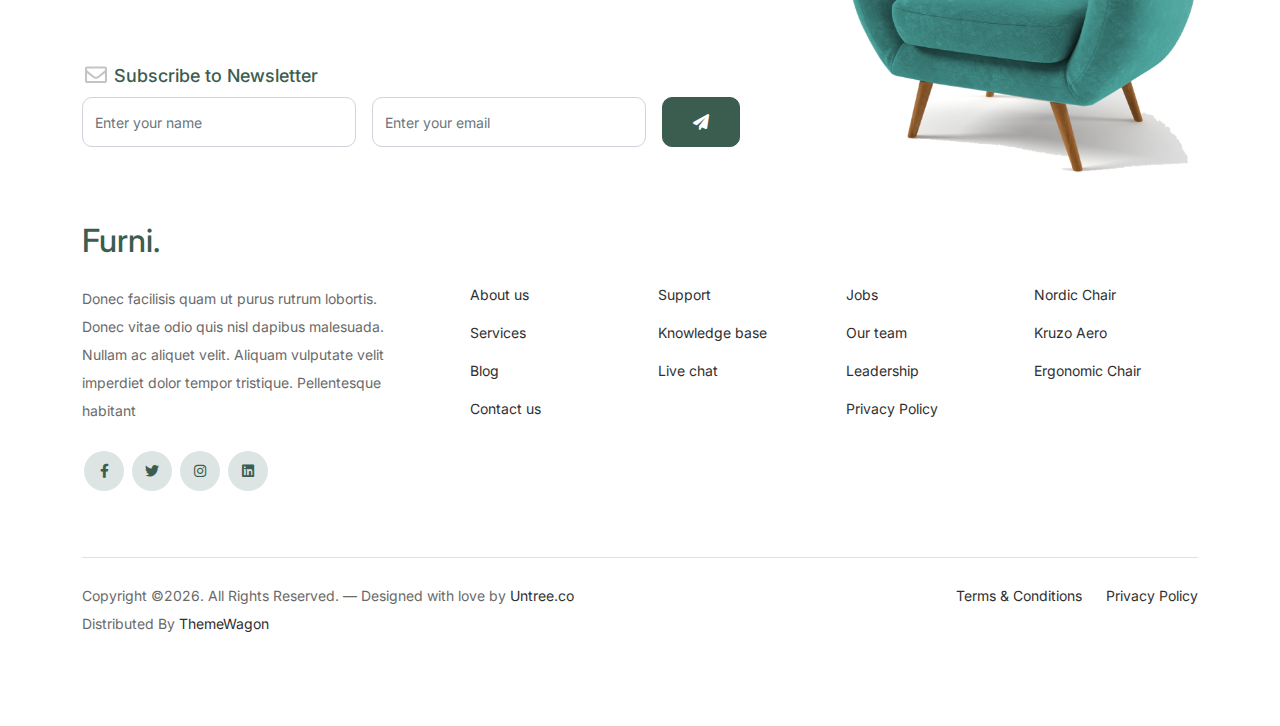
<file: Lifetree_ecommerce/furni-1.0.0/shop.html>
<!-- /*
* Bootstrap 5
* Template Name: Furni
* Template Author: Untree.co
* Template URI: https://untree.co/
* License: https://creativecommons.org/licenses/by/3.0/
*/ -->
<!doctype html>
<html lang="en">
<head>
  <meta charset="utf-8">
  <meta name="viewport" content="width=device-width, initial-scale=1, shrink-to-fit=no">
  <meta name="author" content="Untree.co">
  <link rel="shortcut icon" href="favicon.png">

  <meta name="description" content="" />
  <meta name="keywords" content="bootstrap, bootstrap4" />

		<!-- Bootstrap CSS -->
		<link href="css/bootstrap.min.css" rel="stylesheet">
		<link href="https://cdnjs.cloudflare.com/ajax/libs/font-awesome/6.0.0-beta3/css/all.min.css" rel="stylesheet">
		<link href="css/tiny-slider.css" rel="stylesheet">
		<link href="css/style.css" rel="stylesheet">
		<title>Furni Free Bootstrap 5 Template for Furniture and Interior Design Websites by Untree.co </title>
	</head>

	<body>

		<!-- Start Header/Navigation -->
		<nav class="custom-navbar navbar navbar navbar-expand-md navbar-dark bg-dark" arial-label="Furni navigation bar">

			<div class="container">
				<a class="navbar-brand" href="index.html">Furni<span>.</span></a>

				<button class="navbar-toggler" type="button" data-bs-toggle="collapse" data-bs-target="#navbarsFurni" aria-controls="navbarsFurni" aria-expanded="false" aria-label="Toggle navigation">
					<span class="navbar-toggler-icon"></span>
				</button>

				<div class="collapse navbar-collapse" id="navbarsFurni">
					<ul class="custom-navbar-nav navbar-nav ms-auto mb-2 mb-md-0">
						<li class="nav-item ">
							<a class="nav-link" href="index.html">Home</a>
						</li>
						<li class="active"><a class="nav-link" href="shop.html">Shop</a></li>
						<li><a class="nav-link" href="about.html">About us</a></li>
						<li><a class="nav-link" href="services.html">Services</a></li>
						<li><a class="nav-link" href="blog.html">Blog</a></li>
						<li><a class="nav-link" href="contact.html">Contact us</a></li>
					</ul>

					<ul class="custom-navbar-cta navbar-nav mb-2 mb-md-0 ms-5">
						<li><a class="nav-link" href="#"><img src="images/user.svg"></a></li>
						<li><a class="nav-link" href="cart.html"><img src="images/cart.svg"></a></li>
					</ul>
				</div>
			</div>
				
		</nav>
		<!-- End Header/Navigation -->

		<!-- Start Hero Section -->
			<div class="hero">
				<div class="container">
					<div class="row justify-content-between">
						<div class="col-lg-5">
							<div class="intro-excerpt">
								<h1>Shop</h1>
							</div>
						</div>
						<div class="col-lg-7">
							
						</div>
					</div>
				</div>
			</div>
		<!-- End Hero Section -->

		

		<div class="untree_co-section product-section before-footer-section">
		    <div class="container">
		      	<div class="row">

		      		<!-- Start Column 1 -->
					<div class="col-12 col-md-4 col-lg-3 mb-5">
						<a class="product-item" href="#">
							<img src="images/product-3.png" class="img-fluid product-thumbnail">
							<h3 class="product-title">Nordic Chair</h3>
							<strong class="product-price">$50.00</strong>

							<span class="icon-cross">
								<img src="images/cross.svg" class="img-fluid">
							</span>
						</a>
					</div> 
					<!-- End Column 1 -->
						
					<!-- Start Column 2 -->
					<div class="col-12 col-md-4 col-lg-3 mb-5">
						<a class="product-item" href="#">
							<img src="images/product-1.png" class="img-fluid product-thumbnail">
							<h3 class="product-title">Nordic Chair</h3>
							<strong class="product-price">$50.00</strong>

							<span class="icon-cross">
								<img src="images/cross.svg" class="img-fluid">
							</span>
						</a>
					</div> 
					<!-- End Column 2 -->

					<!-- Start Column 3 -->
					<div class="col-12 col-md-4 col-lg-3 mb-5">
						<a class="product-item" href="#">
							<img src="images/product-2.png" class="img-fluid product-thumbnail">
							<h3 class="product-title">Kruzo Aero Chair</h3>
							<strong class="product-price">$78.00</strong>

							<span class="icon-cross">
								<img src="images/cross.svg" class="img-fluid">
							</span>
						</a>
					</div>
					<!-- End Column 3 -->

					<!-- Start Column 4 -->
					<div class="col-12 col-md-4 col-lg-3 mb-5">
						<a class="product-item" href="#">
							<img src="images/product-3.png" class="img-fluid product-thumbnail">
							<h3 class="product-title">Ergonomic Chair</h3>
							<strong class="product-price">$43.00</strong>

							<span class="icon-cross">
								<img src="images/cross.svg" class="img-fluid">
							</span>
						</a>
					</div>
					<!-- End Column 4 -->


					<!-- Start Column 1 -->
					<div class="col-12 col-md-4 col-lg-3 mb-5">
						<a class="product-item" href="#">
							<img src="images/product-3.png" class="img-fluid product-thumbnail">
							<h3 class="product-title">Nordic Chair</h3>
							<strong class="product-price">$50.00</strong>

							<span class="icon-cross">
								<img src="images/cross.svg" class="img-fluid">
							</span>
						</a>
					</div> 
					<!-- End Column 1 -->
						
					<!-- Start Column 2 -->
					<div class="col-12 col-md-4 col-lg-3 mb-5">
						<a class="product-item" href="#">
							<img src="images/product-1.png" class="img-fluid product-thumbnail">
							<h3 class="product-title">Nordic Chair</h3>
							<strong class="product-price">$50.00</strong>

							<span class="icon-cross">
								<img src="images/cross.svg" class="img-fluid">
							</span>
						</a>
					</div> 
					<!-- End Column 2 -->

					<!-- Start Column 3 -->
					<div class="col-12 col-md-4 col-lg-3 mb-5">
						<a class="product-item" href="#">
							<img src="images/product-2.png" class="img-fluid product-thumbnail">
							<h3 class="product-title">Kruzo Aero Chair</h3>
							<strong class="product-price">$78.00</strong>

							<span class="icon-cross">
								<img src="images/cross.svg" class="img-fluid">
							</span>
						</a>
					</div>
					<!-- End Column 3 -->

					<!-- Start Column 4 -->
					<div class="col-12 col-md-4 col-lg-3 mb-5">
						<a class="product-item" href="#">
							<img src="images/product-3.png" class="img-fluid product-thumbnail">
							<h3 class="product-title">Ergonomic Chair</h3>
							<strong class="product-price">$43.00</strong>

							<span class="icon-cross">
								<img src="images/cross.svg" class="img-fluid">
							</span>
						</a>
					</div>
					<!-- End Column 4 -->

		      	</div>
		    </div>
		</div>


		<!-- Start Footer Section -->
		<footer class="footer-section">
			<div class="container relative">

				<div class="sofa-img">
					<img src="images/sofa.png" alt="Image" class="img-fluid">
				</div>

				<div class="row">
					<div class="col-lg-8">
						<div class="subscription-form">
							<h3 class="d-flex align-items-center"><span class="me-1"><img src="images/envelope-outline.svg" alt="Image" class="img-fluid"></span><span>Subscribe to Newsletter</span></h3>

							<form action="#" class="row g-3">
								<div class="col-auto">
									<input type="text" class="form-control" placeholder="Enter your name">
								</div>
								<div class="col-auto">
									<input type="email" class="form-control" placeholder="Enter your email">
								</div>
								<div class="col-auto">
									<button class="btn btn-primary">
										<span class="fa fa-paper-plane"></span>
									</button>
								</div>
							</form>

						</div>
					</div>
				</div>

				<div class="row g-5 mb-5">
					<div class="col-lg-4">
						<div class="mb-4 footer-logo-wrap"><a href="#" class="footer-logo">Furni<span>.</span></a></div>
						<p class="mb-4">Donec facilisis quam ut purus rutrum lobortis. Donec vitae odio quis nisl dapibus malesuada. Nullam ac aliquet velit. Aliquam vulputate velit imperdiet dolor tempor tristique. Pellentesque habitant</p>

						<ul class="list-unstyled custom-social">
							<li><a href="#"><span class="fa fa-brands fa-facebook-f"></span></a></li>
							<li><a href="#"><span class="fa fa-brands fa-twitter"></span></a></li>
							<li><a href="#"><span class="fa fa-brands fa-instagram"></span></a></li>
							<li><a href="#"><span class="fa fa-brands fa-linkedin"></span></a></li>
						</ul>
					</div>

					<div class="col-lg-8">
						<div class="row links-wrap">
							<div class="col-6 col-sm-6 col-md-3">
								<ul class="list-unstyled">
									<li><a href="#">About us</a></li>
									<li><a href="#">Services</a></li>
									<li><a href="#">Blog</a></li>
									<li><a href="#">Contact us</a></li>
								</ul>
							</div>

							<div class="col-6 col-sm-6 col-md-3">
								<ul class="list-unstyled">
									<li><a href="#">Support</a></li>
									<li><a href="#">Knowledge base</a></li>
									<li><a href="#">Live chat</a></li>
								</ul>
							</div>

							<div class="col-6 col-sm-6 col-md-3">
								<ul class="list-unstyled">
									<li><a href="#">Jobs</a></li>
									<li><a href="#">Our team</a></li>
									<li><a href="#">Leadership</a></li>
									<li><a href="#">Privacy Policy</a></li>
								</ul>
							</div>

							<div class="col-6 col-sm-6 col-md-3">
								<ul class="list-unstyled">
									<li><a href="#">Nordic Chair</a></li>
									<li><a href="#">Kruzo Aero</a></li>
									<li><a href="#">Ergonomic Chair</a></li>
								</ul>
							</div>
						</div>
					</div>

				</div>

				<div class="border-top copyright">
					<div class="row pt-4">
						<div class="col-lg-6">
							<p class="mb-2 text-center text-lg-start">Copyright &copy;<script>document.write(new Date().getFullYear());</script>. All Rights Reserved. &mdash; Designed with love by <a href="https://untree.co">Untree.co</a>  Distributed By <a href="https://themewagon.com">ThemeWagon</a> <!-- License information: https://untree.co/license/ -->
            </p>
						</div>

						<div class="col-lg-6 text-center text-lg-end">
							<ul class="list-unstyled d-inline-flex ms-auto">
								<li class="me-4"><a href="#">Terms &amp; Conditions</a></li>
								<li><a href="#">Privacy Policy</a></li>
							</ul>
						</div>

					</div>
				</div>

			</div>
		</footer>
		<!-- End Footer Section -->	


		<script src="js/bootstrap.bundle.min.js"></script>
		<script src="js/tiny-slider.js"></script>
		<script src="js/custom.js"></script>
	</body>

</html>
</file>
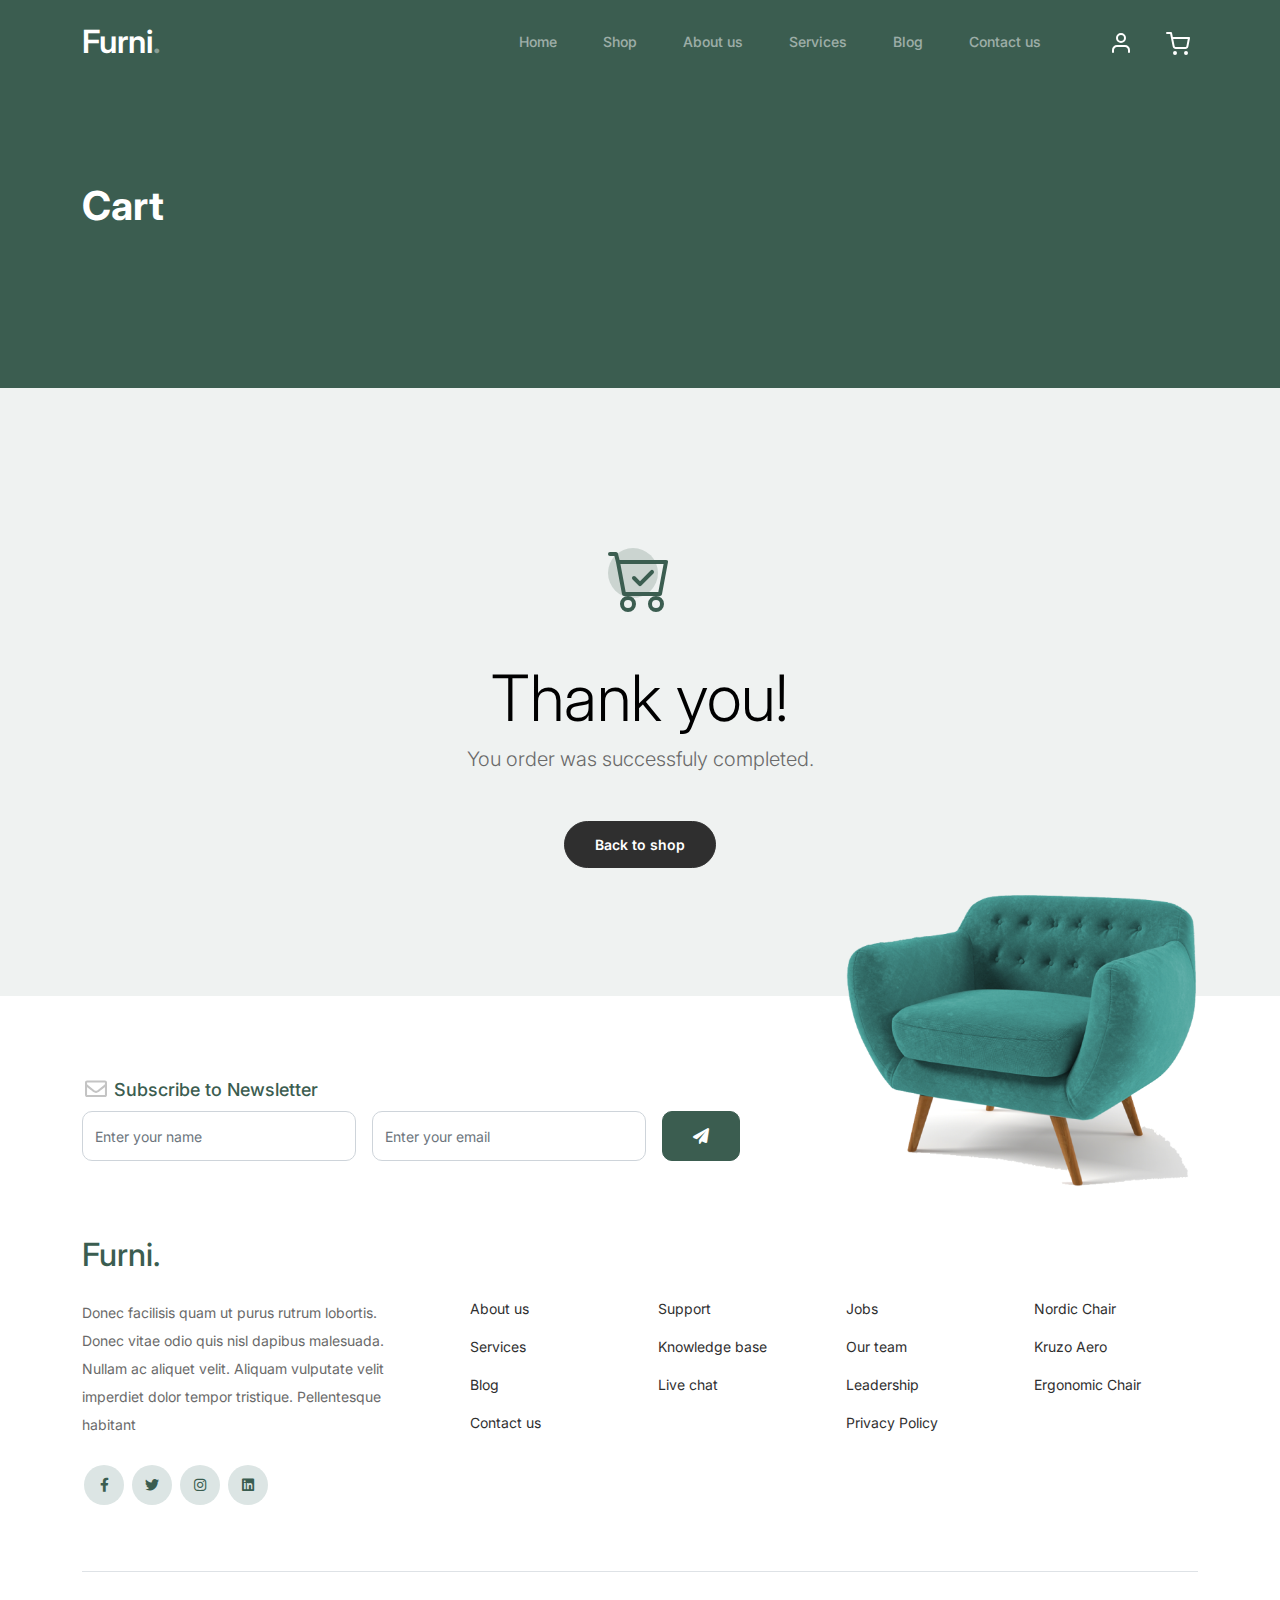
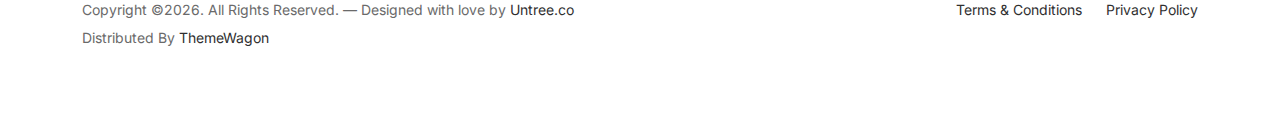
<file: Lifetree_ecommerce/furni-1.0.0/thankyou.html>
<!-- /*
* Bootstrap 5
* Template Name: Furni
* Template Author: Untree.co
* Template URI: https://untree.co/
* License: https://creativecommons.org/licenses/by/3.0/
*/ -->
<!doctype html>
<html lang="en">
<head>
  <meta charset="utf-8">
  <meta name="viewport" content="width=device-width, initial-scale=1, shrink-to-fit=no">
  <meta name="author" content="Untree.co">
  <link rel="shortcut icon" href="favicon.png">

  <meta name="description" content="" />
  <meta name="keywords" content="bootstrap, bootstrap4" />

		<!-- Bootstrap CSS -->
		<link href="css/bootstrap.min.css" rel="stylesheet">
		<link href="https://cdnjs.cloudflare.com/ajax/libs/font-awesome/6.0.0-beta3/css/all.min.css" rel="stylesheet">
		<link href="css/tiny-slider.css" rel="stylesheet">
		<link href="css/style.css" rel="stylesheet">
		<title>Furni Free Bootstrap 5 Template for Furniture and Interior Design Websites by Untree.co </title>
	</head>

	<body>

		<!-- Start Header/Navigation -->
		<nav class="custom-navbar navbar navbar navbar-expand-md navbar-dark bg-dark" arial-label="Furni navigation bar">

			<div class="container">
				<a class="navbar-brand" href="index.html">Furni<span>.</span></a>

				<button class="navbar-toggler" type="button" data-bs-toggle="collapse" data-bs-target="#navbarsFurni" aria-controls="navbarsFurni" aria-expanded="false" aria-label="Toggle navigation">
					<span class="navbar-toggler-icon"></span>
				</button>

				<div class="collapse navbar-collapse" id="navbarsFurni">
					<ul class="custom-navbar-nav navbar-nav ms-auto mb-2 mb-md-0">
						<li class="nav-item ">
							<a class="nav-link" href="index.html">Home</a>
						</li>
						<li><a class="nav-link" href="shop.html">Shop</a></li>
						<li><a class="nav-link" href="about.html">About us</a></li>
						<li><a class="nav-link" href="services.html">Services</a></li>
						<li><a class="nav-link" href="blog.html">Blog</a></li>
						<li><a class="nav-link" href="contact.html">Contact us</a></li>
					</ul>

					<ul class="custom-navbar-cta navbar-nav mb-2 mb-md-0 ms-5">
						<li><a class="nav-link" href="#"><img src="images/user.svg"></a></li>
						<li><a class="nav-link" href="cart.html"><img src="images/cart.svg"></a></li>
					</ul>
				</div>
			</div>
				
		</nav>
		<!-- End Header/Navigation -->

		<!-- Start Hero Section -->
			<div class="hero">
				<div class="container">
					<div class="row justify-content-between">
						<div class="col-lg-5">
							<div class="intro-excerpt">
								<h1>Cart</h1>
							</div>
						</div>
						<div class="col-lg-7">
							
						</div>
					</div>
				</div>
			</div>
		<!-- End Hero Section -->

		

		<div class="untree_co-section">
    <div class="container">
      <div class="row">
        <div class="col-md-12 text-center pt-5">
          <span class="display-3 thankyou-icon text-primary">
            <svg width="1em" height="1em" viewBox="0 0 16 16" class="bi bi-cart-check mb-5" fill="currentColor" xmlns="http://www.w3.org/2000/svg">
              <path fill-rule="evenodd" d="M11.354 5.646a.5.5 0 0 1 0 .708l-3 3a.5.5 0 0 1-.708 0l-1.5-1.5a.5.5 0 1 1 .708-.708L8 8.293l2.646-2.647a.5.5 0 0 1 .708 0z"/>
              <path fill-rule="evenodd" d="M0 1.5A.5.5 0 0 1 .5 1H2a.5.5 0 0 1 .485.379L2.89 3H14.5a.5.5 0 0 1 .491.592l-1.5 8A.5.5 0 0 1 13 12H4a.5.5 0 0 1-.491-.408L2.01 3.607 1.61 2H.5a.5.5 0 0 1-.5-.5zM3.102 4l1.313 7h8.17l1.313-7H3.102zM5 12a2 2 0 1 0 0 4 2 2 0 0 0 0-4zm7 0a2 2 0 1 0 0 4 2 2 0 0 0 0-4zm-7 1a1 1 0 1 0 0 2 1 1 0 0 0 0-2zm7 0a1 1 0 1 0 0 2 1 1 0 0 0 0-2z"/>
            </svg>
          </span>
          <h2 class="display-3 text-black">Thank you!</h2>
          <p class="lead mb-5">You order was successfuly completed.</p>
          <p><a href="shop.html" class="btn btn-sm btn-outline-black">Back to shop</a></p>
        </div>
      </div>
    </div>
  </div>

		<!-- Start Footer Section -->
		<footer class="footer-section">
			<div class="container relative">

				<div class="sofa-img">
					<img src="images/sofa.png" alt="Image" class="img-fluid">
				</div>

				<div class="row">
					<div class="col-lg-8">
						<div class="subscription-form">
							<h3 class="d-flex align-items-center"><span class="me-1"><img src="images/envelope-outline.svg" alt="Image" class="img-fluid"></span><span>Subscribe to Newsletter</span></h3>

							<form action="#" class="row g-3">
								<div class="col-auto">
									<input type="text" class="form-control" placeholder="Enter your name">
								</div>
								<div class="col-auto">
									<input type="email" class="form-control" placeholder="Enter your email">
								</div>
								<div class="col-auto">
									<button class="btn btn-primary">
										<span class="fa fa-paper-plane"></span>
									</button>
								</div>
							</form>

						</div>
					</div>
				</div>

				<div class="row g-5 mb-5">
					<div class="col-lg-4">
						<div class="mb-4 footer-logo-wrap"><a href="#" class="footer-logo">Furni<span>.</span></a></div>
						<p class="mb-4">Donec facilisis quam ut purus rutrum lobortis. Donec vitae odio quis nisl dapibus malesuada. Nullam ac aliquet velit. Aliquam vulputate velit imperdiet dolor tempor tristique. Pellentesque habitant</p>

						<ul class="list-unstyled custom-social">
							<li><a href="#"><span class="fa fa-brands fa-facebook-f"></span></a></li>
							<li><a href="#"><span class="fa fa-brands fa-twitter"></span></a></li>
							<li><a href="#"><span class="fa fa-brands fa-instagram"></span></a></li>
							<li><a href="#"><span class="fa fa-brands fa-linkedin"></span></a></li>
						</ul>
					</div>

					<div class="col-lg-8">
						<div class="row links-wrap">
							<div class="col-6 col-sm-6 col-md-3">
								<ul class="list-unstyled">
									<li><a href="#">About us</a></li>
									<li><a href="#">Services</a></li>
									<li><a href="#">Blog</a></li>
									<li><a href="#">Contact us</a></li>
								</ul>
							</div>

							<div class="col-6 col-sm-6 col-md-3">
								<ul class="list-unstyled">
									<li><a href="#">Support</a></li>
									<li><a href="#">Knowledge base</a></li>
									<li><a href="#">Live chat</a></li>
								</ul>
							</div>

							<div class="col-6 col-sm-6 col-md-3">
								<ul class="list-unstyled">
									<li><a href="#">Jobs</a></li>
									<li><a href="#">Our team</a></li>
									<li><a href="#">Leadership</a></li>
									<li><a href="#">Privacy Policy</a></li>
								</ul>
							</div>

							<div class="col-6 col-sm-6 col-md-3">
								<ul class="list-unstyled">
									<li><a href="#">Nordic Chair</a></li>
									<li><a href="#">Kruzo Aero</a></li>
									<li><a href="#">Ergonomic Chair</a></li>
								</ul>
							</div>
						</div>
					</div>

				</div>

				<div class="border-top copyright">
					<div class="row pt-4">
						<div class="col-lg-6">
							<p class="mb-2 text-center text-lg-start">Copyright &copy;<script>document.write(new Date().getFullYear());</script>. All Rights Reserved. &mdash; Designed with love by <a href="https://untree.co">Untree.co</a> Distributed By <a href="https://themewagon.com">ThemeWagon</a> <!-- License information: https://untree.co/license/ -->
            </p>
						</div>

						<div class="col-lg-6 text-center text-lg-end">
							<ul class="list-unstyled d-inline-flex ms-auto">
								<li class="me-4"><a href="#">Terms &amp; Conditions</a></li>
								<li><a href="#">Privacy Policy</a></li>
							</ul>
						</div>

					</div>
				</div>

			</div>
		</footer>
		<!-- End Footer Section -->	


		<script src="js/bootstrap.bundle.min.js"></script>
		<script src="js/tiny-slider.js"></script>
		<script src="js/custom.js"></script>
	</body>

</html>
</file>
<file: Calculators/indexc.css>
*{
    margin: 0;
    padding: 0;
    box-sizing: border-box;
    font-family: 'popins' sans-serif;

}
body{
    width: 100%;
    height: 100%;
    display: flex;
    justify-content: center;
    align-items: center;
    background:linear-gradient(45deg,black ,black) ;

}
.calculator{
    border: 2px solid black;
    padding: 20px;
    border-radius: 10px;
    background: transparent;
    box-shadow: 0px 3px 2px rgb(53, 27, 27);
    background-color: rgb(28, 22, 45);
    /* background-image:linear-gradient(top right ,rgb(25, 0, 255)yellow); */
    margin-top: 50px;
}
input{
width: 100%;
height: 50px;
padding: 8px;
text-align: right;
border-radius: 2px;
box-shadow: 0 3px 2px rgb(40, 37, 37);
background-color: black;
color: white;
margin-bottom: 20px;


}
input::placeholder{
    color: white;
}
button{
    border:none;
    width:60px;
    height: 60px;
    margin:10px;
    border-radius: 50%;
    color: white;
    font-size: 20px;
    background-color: black;
    box-shadow: 5px -5px 3px rgb(102, 85, 85);
    cursor: pointer;
}
.Opcol{
    color:green;
}
.opcol-1{
    background-color: orange;
}
</file>
<file: Lifetree_ecommerce/furni-1.0.0/css/tiny-slider.css>
.tns-outer{padding:0 !important}.tns-outer [hidden]{display:none !important}.tns-outer [aria-controls],.tns-outer [data-action]{cursor:pointer}.tns-slider{-webkit-transition:all 0s;-moz-transition:all 0s;transition:all 0s}.tns-slider>.tns-item{-webkit-box-sizing:border-box;-moz-box-sizing:border-box;box-sizing:border-box}.tns-horizontal.tns-subpixel{white-space:nowrap}.tns-horizontal.tns-subpixel>.tns-item{display:inline-block;vertical-align:top;white-space:normal}.tns-horizontal.tns-no-subpixel:after{content:'';display:table;clear:both}.tns-horizontal.tns-no-subpixel>.tns-item{float:left}.tns-horizontal.tns-carousel.tns-no-subpixel>.tns-item{margin-right:-100%}.tns-no-calc{position:relative;left:0}.tns-gallery{position:relative;left:0;min-height:1px}.tns-gallery>.tns-item{position:absolute;left:-100%;-webkit-transition:transform 0s, opacity 0s;-moz-transition:transform 0s, opacity 0s;transition:transform 0s, opacity 0s}.tns-gallery>.tns-slide-active{position:relative;left:auto !important}.tns-gallery>.tns-moving{-webkit-transition:all 0.25s;-moz-transition:all 0.25s;transition:all 0.25s}.tns-autowidth{display:inline-block}.tns-lazy-img{-webkit-transition:opacity 0.6s;-moz-transition:opacity 0.6s;transition:opacity 0.6s;opacity:0.6}.tns-lazy-img.tns-complete{opacity:1}.tns-ah{-webkit-transition:height 0s;-moz-transition:height 0s;transition:height 0s}.tns-ovh{overflow:hidden}.tns-visually-hidden{position:absolute;left:-10000em}.tns-transparent{opacity:0;visibility:hidden}.tns-fadeIn{opacity:1;filter:alpha(opacity=100);z-index:0}.tns-normal,.tns-fadeOut{opacity:0;filter:alpha(opacity=0);z-index:-1}.tns-vpfix{white-space:nowrap}.tns-vpfix>div,.tns-vpfix>li{display:inline-block}.tns-t-subp2{margin:0 auto;width:310px;position:relative;height:10px;overflow:hidden}.tns-t-ct{width:2333.3333333%;width:-webkit-calc(100% * 70 / 3);width:-moz-calc(100% * 70 / 3);width:calc(100% * 70 / 3);position:absolute;right:0}.tns-t-ct:after{content:'';display:table;clear:both}.tns-t-ct>div{width:1.4285714%;width:-webkit-calc(100% / 70);width:-moz-calc(100% / 70);width:calc(100% / 70);height:10px;float:left}

/*# sourceMappingURL=sourcemaps/tiny-slider.css.map */
</file>
<file: Lifetree_ecommerce/furni-1.0.0/css/style.css>
@import url("https://fonts.googleapis.com/css2?family=Inter:wght@400;500;600;700;800&display=swap");
body {
  overflow-x: hidden;
  position: relative; }

body {
  font-family: "Inter", sans-serif;
  font-weight: 400;
  line-height: 28px;
  color: #6a6a6a;
  font-size: 14px;
  background-color: #eff2f1; }

a {
  text-decoration: none;
  -webkit-transition: .3s all ease;
  -o-transition: .3s all ease;
  transition: .3s all ease;
  color: #2f2f2f;
  text-decoration: underline; }
  a:hover {
    color: #2f2f2f;
    text-decoration: none; }
  a.more {
    font-weight: 600; }

.custom-navbar {
  background: #3b5d50 !important;
  padding-top: 20px;
  padding-bottom: 20px; }
  .custom-navbar .navbar-brand {
    font-size: 32px;
    font-weight: 600; }
    .custom-navbar .navbar-brand > span {
      opacity: .4; }
  .custom-navbar .navbar-toggler {
    border-color: transparent; }
    .custom-navbar .navbar-toggler:active, .custom-navbar .navbar-toggler:focus {
      -webkit-box-shadow: none;
      box-shadow: none;
      outline: none; }
  @media (min-width: 992px) {
    .custom-navbar .custom-navbar-nav li {
      margin-left: 15px;
      margin-right: 15px; } }
  .custom-navbar .custom-navbar-nav li a {
    font-weight: 500;
    color: #ffffff !important;
    opacity: .5;
    -webkit-transition: .3s all ease;
    -o-transition: .3s all ease;
    transition: .3s all ease;
    position: relative; }
    @media (min-width: 768px) {
      .custom-navbar .custom-navbar-nav li a:before {
        content: "";
        position: absolute;
        bottom: 0;
        left: 8px;
        right: 8px;
        background: #f9bf29;
        height: 5px;
        opacity: 1;
        visibility: visible;
        width: 0;
        -webkit-transition: .15s all ease-out;
        -o-transition: .15s all ease-out;
        transition: .15s all ease-out; } }
    .custom-navbar .custom-navbar-nav li a:hover {
      opacity: 1; }
      .custom-navbar .custom-navbar-nav li a:hover:before {
        width: calc(100% - 16px); }
  .custom-navbar .custom-navbar-nav li.active a {
    opacity: 1; }
    .custom-navbar .custom-navbar-nav li.active a:before {
      width: calc(100% - 16px); }
  .custom-navbar .custom-navbar-cta {
    margin-left: 0 !important;
    -webkit-box-orient: horizontal;
    -webkit-box-direction: normal;
    -ms-flex-direction: row;
    flex-direction: row; }
    @media (min-width: 768px) {
      .custom-navbar .custom-navbar-cta {
        margin-left: 40px !important; } }
    .custom-navbar .custom-navbar-cta li {
      margin-left: 0px;
      margin-right: 0px; }
      .custom-navbar .custom-navbar-cta li:first-child {
        margin-right: 20px; }

.hero {
  background: #3b5d50;
  padding: calc(4rem - 30px) 0 0rem 0; }
  @media (min-width: 768px) {
    .hero {
      padding: calc(4rem - 30px) 0 4rem 0; } }
  @media (min-width: 992px) {
    .hero {
      padding: calc(8rem - 30px) 0 8rem 0; } }
  .hero .intro-excerpt {
    position: relative;
    z-index: 4; }
    @media (min-width: 992px) {
      .hero .intro-excerpt {
        max-width: 450px; } }
  .hero h1 {
    font-weight: 700;
    color: #ffffff;
    margin-bottom: 30px; }
    @media (min-width: 1400px) {
      .hero h1 {
        font-size: 54px; } }
  .hero p {
    color: rgba(255, 255, 255, 0.5);
    margin-botom: 30px; }
  .hero .hero-img-wrap {
    position: relative; }
    .hero .hero-img-wrap img {
      position: relative;
      top: 0px;
      right: 0px;
      z-index: 2;
      max-width: 780px;
      left: -20px; }
      @media (min-width: 768px) {
        .hero .hero-img-wrap img {
          right: 0px;
          left: -100px; } }
      @media (min-width: 992px) {
        .hero .hero-img-wrap img {
          left: 0px;
          top: -80px;
          position: absolute;
          right: -50px; } }
      @media (min-width: 1200px) {
        .hero .hero-img-wrap img {
          left: 0px;
          top: -80px;
          right: -100px; } }
    .hero .hero-img-wrap:after {
      content: "";
      position: absolute;
      width: 255px;
      height: 217px;
      background-image: url("../images/dots-light.svg");
      background-size: contain;
      background-repeat: no-repeat;
      right: -100px;
      top: -0px; }
      @media (min-width: 1200px) {
        .hero .hero-img-wrap:after {
          top: -40px; } }

.btn {
  font-weight: 600;
  padding: 12px 30px;
  border-radius: 30px;
  color: #ffffff;
  background: #2f2f2f;
  border-color: #2f2f2f; }
  .btn:hover {
    color: #ffffff;
    background: #222222;
    border-color: #222222; }
  .btn:active, .btn:focus {
    outline: none !important;
    -webkit-box-shadow: none;
    box-shadow: none; }
  .btn.btn-primary {
    background: #3b5d50;
    border-color: #3b5d50; }
    .btn.btn-primary:hover {
      background: #314d43;
      border-color: #314d43; }
  .btn.btn-secondary {
    color: #2f2f2f;
    background: #f9bf29;
    border-color: #f9bf29; }
    .btn.btn-secondary:hover {
      background: #f8b810;
      border-color: #f8b810; }
  .btn.btn-white-outline {
    background: transparent;
    border-width: 2px;
    border-color: rgba(255, 255, 255, 0.3); }
    .btn.btn-white-outline:hover {
      border-color: white;
      color: #ffffff; }

.section-title {
  color: #2f2f2f; }

.product-section {
  padding: 7rem 0; }
  .product-section .product-item {
    text-align: center;
    text-decoration: none;
    display: block;
    position: relative;
    padding-bottom: 50px;
    cursor: pointer; }
    .product-section .product-item .product-thumbnail {
      margin-bottom: 30px;
      position: relative;
      top: 0;
      -webkit-transition: .3s all ease;
      -o-transition: .3s all ease;
      transition: .3s all ease; }
    .product-section .product-item h3 {
      font-weight: 600;
      font-size: 16px; }
    .product-section .product-item strong {
      font-weight: 800 !important;
      font-size: 18px !important; }
    .product-section .product-item h3, .product-section .product-item strong {
      color: #2f2f2f;
      text-decoration: none; }
    .product-section .product-item .icon-cross {
      position: absolute;
      width: 35px;
      height: 35px;
      display: inline-block;
      background: #2f2f2f;
      bottom: 15px;
      left: 50%;
      -webkit-transform: translateX(-50%);
      -ms-transform: translateX(-50%);
      transform: translateX(-50%);
      margin-bottom: -17.5px;
      border-radius: 50%;
      opacity: 0;
      visibility: hidden;
      -webkit-transition: .3s all ease;
      -o-transition: .3s all ease;
      transition: .3s all ease; }
      .product-section .product-item .icon-cross img {
        position: absolute;
        left: 50%;
        top: 50%;
        -webkit-transform: translate(-50%, -50%);
        -ms-transform: translate(-50%, -50%);
        transform: translate(-50%, -50%); }
    .product-section .product-item:before {
      bottom: 0;
      left: 0;
      right: 0;
      position: absolute;
      content: "";
      background: #dce5e4;
      height: 0%;
      z-index: -1;
      border-radius: 10px;
      -webkit-transition: .3s all ease;
      -o-transition: .3s all ease;
      transition: .3s all ease; }
    .product-section .product-item:hover .product-thumbnail {
      top: -25px; }
    .product-section .product-item:hover .icon-cross {
      bottom: 0;
      opacity: 1;
      visibility: visible; }
    .product-section .product-item:hover:before {
      height: 70%; }

.why-choose-section {
  padding: 7rem 0; }
  .why-choose-section .img-wrap {
    position: relative; }
    .why-choose-section .img-wrap:before {
      position: absolute;
      content: "";
      width: 255px;
      height: 217px;
      background-image: url("../images/dots-yellow.svg");
      background-repeat: no-repeat;
      background-size: contain;
      -webkit-transform: translate(-40%, -40%);
      -ms-transform: translate(-40%, -40%);
      transform: translate(-40%, -40%);
      z-index: -1; }
    .why-choose-section .img-wrap img {
      border-radius: 20px; }

.feature {
  margin-bottom: 30px; }
  .feature .icon {
    display: inline-block;
    position: relative;
    margin-bottom: 20px; }
    .feature .icon:before {
      content: "";
      width: 33px;
      height: 33px;
      position: absolute;
      background: rgba(59, 93, 80, 0.2);
      border-radius: 50%;
      right: -8px;
      bottom: 0; }
  .feature h3 {
    font-size: 14px;
    color: #2f2f2f; }
  .feature p {
    font-size: 14px;
    line-height: 22px;
    color: #6a6a6a; }

.we-help-section {
  padding: 7rem 0; }
  .we-help-section .imgs-grid {
    display: -ms-grid;
    display: grid;
    -ms-grid-columns: (1fr)[27];
    grid-template-columns: repeat(27, 1fr);
    position: relative; }
    .we-help-section .imgs-grid:before {
      position: absolute;
      content: "";
      width: 255px;
      height: 217px;
      background-image: url("../images/dots-green.svg");
      background-size: contain;
      background-repeat: no-repeat;
      -webkit-transform: translate(-40%, -40%);
      -ms-transform: translate(-40%, -40%);
      transform: translate(-40%, -40%);
      z-index: -1; }
    .we-help-section .imgs-grid .grid {
      position: relative; }
      .we-help-section .imgs-grid .grid img {
        border-radius: 20px;
        max-width: 100%; }
      .we-help-section .imgs-grid .grid.grid-1 {
        -ms-grid-column: 1;
        -ms-grid-column-span: 18;
        grid-column: 1 / span 18;
        -ms-grid-row: 1;
        -ms-grid-row-span: 27;
        grid-row: 1 / span 27; }
      .we-help-section .imgs-grid .grid.grid-2 {
        -ms-grid-column: 19;
        -ms-grid-column-span: 27;
        grid-column: 19 / span 27;
        -ms-grid-row: 1;
        -ms-grid-row-span: 5;
        grid-row: 1 / span 5;
        padding-left: 20px; }
      .we-help-section .imgs-grid .grid.grid-3 {
        -ms-grid-column: 14;
        -ms-grid-column-span: 16;
        grid-column: 14 / span 16;
        -ms-grid-row: 6;
        -ms-grid-row-span: 27;
        grid-row: 6 / span 27;
        padding-top: 20px; }

.custom-list {
  width: 100%; }
  .custom-list li {
    display: inline-block;
    width: calc(50% - 20px);
    margin-bottom: 12px;
    line-height: 1.5;
    position: relative;
    padding-left: 20px; }
    .custom-list li:before {
      content: "";
      width: 8px;
      height: 8px;
      border-radius: 50%;
      border: 2px solid #3b5d50;
      position: absolute;
      left: 0;
      top: 8px; }

.popular-product {
  padding: 0 0 7rem 0; }
  .popular-product .product-item-sm h3 {
    font-size: 14px;
    font-weight: 700;
    color: #2f2f2f; }
  .popular-product .product-item-sm a {
    text-decoration: none;
    color: #2f2f2f;
    -webkit-transition: .3s all ease;
    -o-transition: .3s all ease;
    transition: .3s all ease; }
    .popular-product .product-item-sm a:hover {
      color: rgba(47, 47, 47, 0.5); }
  .popular-product .product-item-sm p {
    line-height: 1.4;
    margin-bottom: 10px;
    font-size: 14px; }
  .popular-product .product-item-sm .thumbnail {
    margin-right: 10px;
    -webkit-box-flex: 0;
    -ms-flex: 0 0 120px;
    flex: 0 0 120px;
    position: relative; }
    .popular-product .product-item-sm .thumbnail:before {
      content: "";
      position: absolute;
      border-radius: 20px;
      background: #dce5e4;
      width: 98px;
      height: 98px;
      top: 50%;
      left: 50%;
      -webkit-transform: translate(-50%, -50%);
      -ms-transform: translate(-50%, -50%);
      transform: translate(-50%, -50%);
      z-index: -1; }

.testimonial-section {
  padding: 3rem 0 7rem 0; }

.testimonial-slider-wrap {
  position: relative; }
  .testimonial-slider-wrap .tns-inner {
    padding-top: 30px; }
  .testimonial-slider-wrap .item .testimonial-block blockquote {
    font-size: 16px; }
    @media (min-width: 768px) {
      .testimonial-slider-wrap .item .testimonial-block blockquote {
        line-height: 32px;
        font-size: 18px; } }
  .testimonial-slider-wrap .item .testimonial-block .author-info .author-pic {
    margin-bottom: 20px; }
    .testimonial-slider-wrap .item .testimonial-block .author-info .author-pic img {
      max-width: 80px;
      border-radius: 50%; }
  .testimonial-slider-wrap .item .testimonial-block .author-info h3 {
    font-size: 14px;
    font-weight: 700;
    color: #2f2f2f;
    margin-bottom: 0; }
  .testimonial-slider-wrap #testimonial-nav {
    position: absolute;
    top: 50%;
    z-index: 99;
    width: 100%;
    display: none; }
    @media (min-width: 768px) {
      .testimonial-slider-wrap #testimonial-nav {
        display: block; } }
    .testimonial-slider-wrap #testimonial-nav > span {
      cursor: pointer;
      position: absolute;
      width: 58px;
      height: 58px;
      line-height: 58px;
      border-radius: 50%;
      background: rgba(59, 93, 80, 0.1);
      color: #2f2f2f;
      -webkit-transition: .3s all ease;
      -o-transition: .3s all ease;
      transition: .3s all ease; }
      .testimonial-slider-wrap #testimonial-nav > span:hover {
        background: #3b5d50;
        color: #ffffff; }
    .testimonial-slider-wrap #testimonial-nav .prev {
      left: -10px; }
    .testimonial-slider-wrap #testimonial-nav .next {
      right: 0; }
  .testimonial-slider-wrap .tns-nav {
    position: absolute;
    bottom: -50px;
    left: 50%;
    -webkit-transform: translateX(-50%);
    -ms-transform: translateX(-50%);
    transform: translateX(-50%); }
    .testimonial-slider-wrap .tns-nav button {
      background: none;
      border: none;
      display: inline-block;
      position: relative;
      width: 0 !important;
      height: 7px !important;
      margin: 2px; }
      .testimonial-slider-wrap .tns-nav button:active, .testimonial-slider-wrap .tns-nav button:focus, .testimonial-slider-wrap .tns-nav button:hover {
        outline: none;
        -webkit-box-shadow: none;
        box-shadow: none;
        background: none; }
      .testimonial-slider-wrap .tns-nav button:before {
        display: block;
        width: 7px;
        height: 7px;
        left: 0;
        top: 0;
        position: absolute;
        content: "";
        border-radius: 50%;
        -webkit-transition: .3s all ease;
        -o-transition: .3s all ease;
        transition: .3s all ease;
        background-color: #d6d6d6; }
      .testimonial-slider-wrap .tns-nav button:hover:before, .testimonial-slider-wrap .tns-nav button.tns-nav-active:before {
        background-color: #3b5d50; }

.before-footer-section {
  padding: 7rem 0 12rem 0 !important; }

.blog-section {
  padding: 7rem 0 12rem 0; }
  .blog-section .post-entry a {
    text-decoration: none; }
  .blog-section .post-entry .post-thumbnail {
    display: block;
    margin-bottom: 20px; }
    .blog-section .post-entry .post-thumbnail img {
      border-radius: 20px;
      -webkit-transition: .3s all ease;
      -o-transition: .3s all ease;
      transition: .3s all ease; }
  .blog-section .post-entry .post-content-entry {
    padding-left: 15px;
    padding-right: 15px; }
    .blog-section .post-entry .post-content-entry h3 {
      font-size: 16px;
      margin-bottom: 0;
      font-weight: 600;
      margin-bottom: 7px; }
    .blog-section .post-entry .post-content-entry .meta {
      font-size: 14px; }
      .blog-section .post-entry .post-content-entry .meta a {
        font-weight: 600; }
  .blog-section .post-entry:hover .post-thumbnail img, .blog-section .post-entry:focus .post-thumbnail img {
    opacity: .7; }

.footer-section {
  padding: 80px 0;
  background: #ffffff; }
  .footer-section .relative {
    position: relative; }
  .footer-section a {
    text-decoration: none;
    color: #2f2f2f;
    -webkit-transition: .3s all ease;
    -o-transition: .3s all ease;
    transition: .3s all ease; }
    .footer-section a:hover {
      color: rgba(47, 47, 47, 0.5); }
  .footer-section .subscription-form {
    margin-bottom: 40px;
    position: relative;
    z-index: 2;
    margin-top: 100px; }
    @media (min-width: 992px) {
      .footer-section .subscription-form {
        margin-top: 0px;
        margin-bottom: 80px; } }
    .footer-section .subscription-form h3 {
      font-size: 18px;
      font-weight: 500;
      color: #3b5d50; }
    .footer-section .subscription-form .form-control {
      height: 50px;
      border-radius: 10px;
      font-family: "Inter", sans-serif; }
      .footer-section .subscription-form .form-control:active, .footer-section .subscription-form .form-control:focus {
        outline: none;
        -webkit-box-shadow: none;
        box-shadow: none;
        border-color: #3b5d50;
        -webkit-box-shadow: 0 1px 4px 0 rgba(0, 0, 0, 0.2);
        box-shadow: 0 1px 4px 0 rgba(0, 0, 0, 0.2); }
      .footer-section .subscription-form .form-control::-webkit-input-placeholder {
        font-size: 14px; }
      .footer-section .subscription-form .form-control::-moz-placeholder {
        font-size: 14px; }
      .footer-section .subscription-form .form-control:-ms-input-placeholder {
        font-size: 14px; }
      .footer-section .subscription-form .form-control:-moz-placeholder {
        font-size: 14px; }
    .footer-section .subscription-form .btn {
      border-radius: 10px !important; }
  .footer-section .sofa-img {
    position: absolute;
    top: -200px;
    z-index: 1;
    right: 0; }
    .footer-section .sofa-img img {
      max-width: 380px; }
  .footer-section .links-wrap {
    margin-top: 0px; }
    @media (min-width: 992px) {
      .footer-section .links-wrap {
        margin-top: 54px; } }
    .footer-section .links-wrap ul li {
      margin-bottom: 10px; }
  .footer-section .footer-logo-wrap .footer-logo {
    font-size: 32px;
    font-weight: 500;
    text-decoration: none;
    color: #3b5d50; }
  .footer-section .custom-social li {
    margin: 2px;
    display: inline-block; }
    .footer-section .custom-social li a {
      width: 40px;
      height: 40px;
      text-align: center;
      line-height: 40px;
      display: inline-block;
      background: #dce5e4;
      color: #3b5d50;
      border-radius: 50%; }
      .footer-section .custom-social li a:hover {
        background: #3b5d50;
        color: #ffffff; }
  .footer-section .border-top {
    border-color: #dce5e4; }
    .footer-section .border-top.copyright {
      font-size: 14px !important; }

.untree_co-section {
  padding: 7rem 0; }

.form-control {
  height: 50px;
  border-radius: 10px;
  font-family: "Inter", sans-serif; }
  .form-control:active, .form-control:focus {
    outline: none;
    -webkit-box-shadow: none;
    box-shadow: none;
    border-color: #3b5d50;
    -webkit-box-shadow: 0 1px 4px 0 rgba(0, 0, 0, 0.2);
    box-shadow: 0 1px 4px 0 rgba(0, 0, 0, 0.2); }
  .form-control::-webkit-input-placeholder {
    font-size: 14px; }
  .form-control::-moz-placeholder {
    font-size: 14px; }
  .form-control:-ms-input-placeholder {
    font-size: 14px; }
  .form-control:-moz-placeholder {
    font-size: 14px; }

.service {
  line-height: 1.5; }
  .service .service-icon {
    border-radius: 10px;
    -webkit-box-flex: 0;
    -ms-flex: 0 0 50px;
    flex: 0 0 50px;
    height: 50px;
    line-height: 50px;
    text-align: center;
    background: #3b5d50;
    margin-right: 20px;
    color: #ffffff; }

textarea {
  height: auto !important; }

.site-blocks-table {
  overflow: auto; }
  .site-blocks-table .product-thumbnail {
    width: 200px; }
  .site-blocks-table .btn {
    padding: 2px 10px; }
  .site-blocks-table thead th {
    padding: 30px;
    text-align: center;
    border-width: 0px !important;
    vertical-align: middle;
    color: rgba(0, 0, 0, 0.8);
    font-size: 18px; }
  .site-blocks-table td {
    padding: 20px;
    text-align: center;
    vertical-align: middle;
    color: rgba(0, 0, 0, 0.8); }
  .site-blocks-table tbody tr:first-child td {
    border-top: 1px solid #3b5d50 !important; }
  .site-blocks-table .btn {
    background: none !important;
    color: #000000;
    border: none;
    height: auto !important; }

.site-block-order-table th {
  border-top: none !important;
  border-bottom-width: 1px !important; }

.site-block-order-table td, .site-block-order-table th {
  color: #000000; }

.couponcode-wrap input {
  border-radius: 10px !important; }

.text-primary {
  color: #3b5d50 !important; }

.thankyou-icon {
  position: relative;
  color: #3b5d50; }
  .thankyou-icon:before {
    position: absolute;
    content: "";
    width: 50px;
    height: 50px;
    border-radius: 50%;
    background: rgba(59, 93, 80, 0.2); }
</file>
<file: ValidaitionForm/style.css>
*{
    margin: 0;
    padding: 0;
    box-sizing: border-box;
    font-family: sans-serif;

}
.container{
    width: 100%;
    height: 100vh;
    background:url(./low-poly-grid-haikei.png);
    background-size:cover;    
}
.box{
    width: 400px;
    border: 2px solid rgb(244, 244, 248);
    position:relative;
    top: 50%;
    left: 50%;
    transform: translate(-50%,-50%);
    box-shadow: 2px 3px 5px skyblue ,-2px -2px -5px skyblue;
    border-radius: 8px;
    /* backdrop-filter: blur(8px); */
    padding:20px 40px;
    background: url(./blob-haikei.png);
    background-size: cover;
    background-repeat: no-repeat;
}
/* .sub-container{
    display: flex;
    padding: 20px;
    margin-bottom: 10px;

} */

.SignUp-header h1{
font-size: 30px;
 text-align: center;
padding: 10px;
color: aliceblue;
height: auto;


}
.signup-body .sub-container{
    margin-top: 20px;
}
.signup-body .sub-container label{
    font-size: 20px;
    font-weight: 600;
}
.signup-body .sub-container input{
    width: 100%;
    padding: 10px;
    font-size: 18px;
    border-radius: 4px;
    margin-block: 4px;
    border: none;

}
.signup-body .sub-container input:hover{
    border: 2px solid rgb(8, 9, 9);
    box-shadow: 2px 3px 4px 5px rgb(49, 43, 43);

}
.signup-body .sub-container button{
    text-align: center;
    padding: 10px;
    font-size: 20px;
    border-radius: 4px;
    margin-top: 10px;
    width: 100%;
    margin-bottom: 20px;
    background-color: rgb(9, 9, 9);
    cursor: pointer;
    color: antiquewhite;
    box-shadow: 3px 4px 5px 3px rgb(72, 63, 63);
}
.signup-body .sub-container button:hover{
    color: antiquewhite;
    background-color: rgb(45, 39, 39);
    
}
footer,p{
    
    color: rgb(225, 206, 206);
    font-size: 20px;
    font-weight: 600;
    font-family: sans-serif;

}
footer,a{
    text-decoration-line: none;
    font-size: 22px;
    color:rgb(12, 8, 246)
}
</file>
